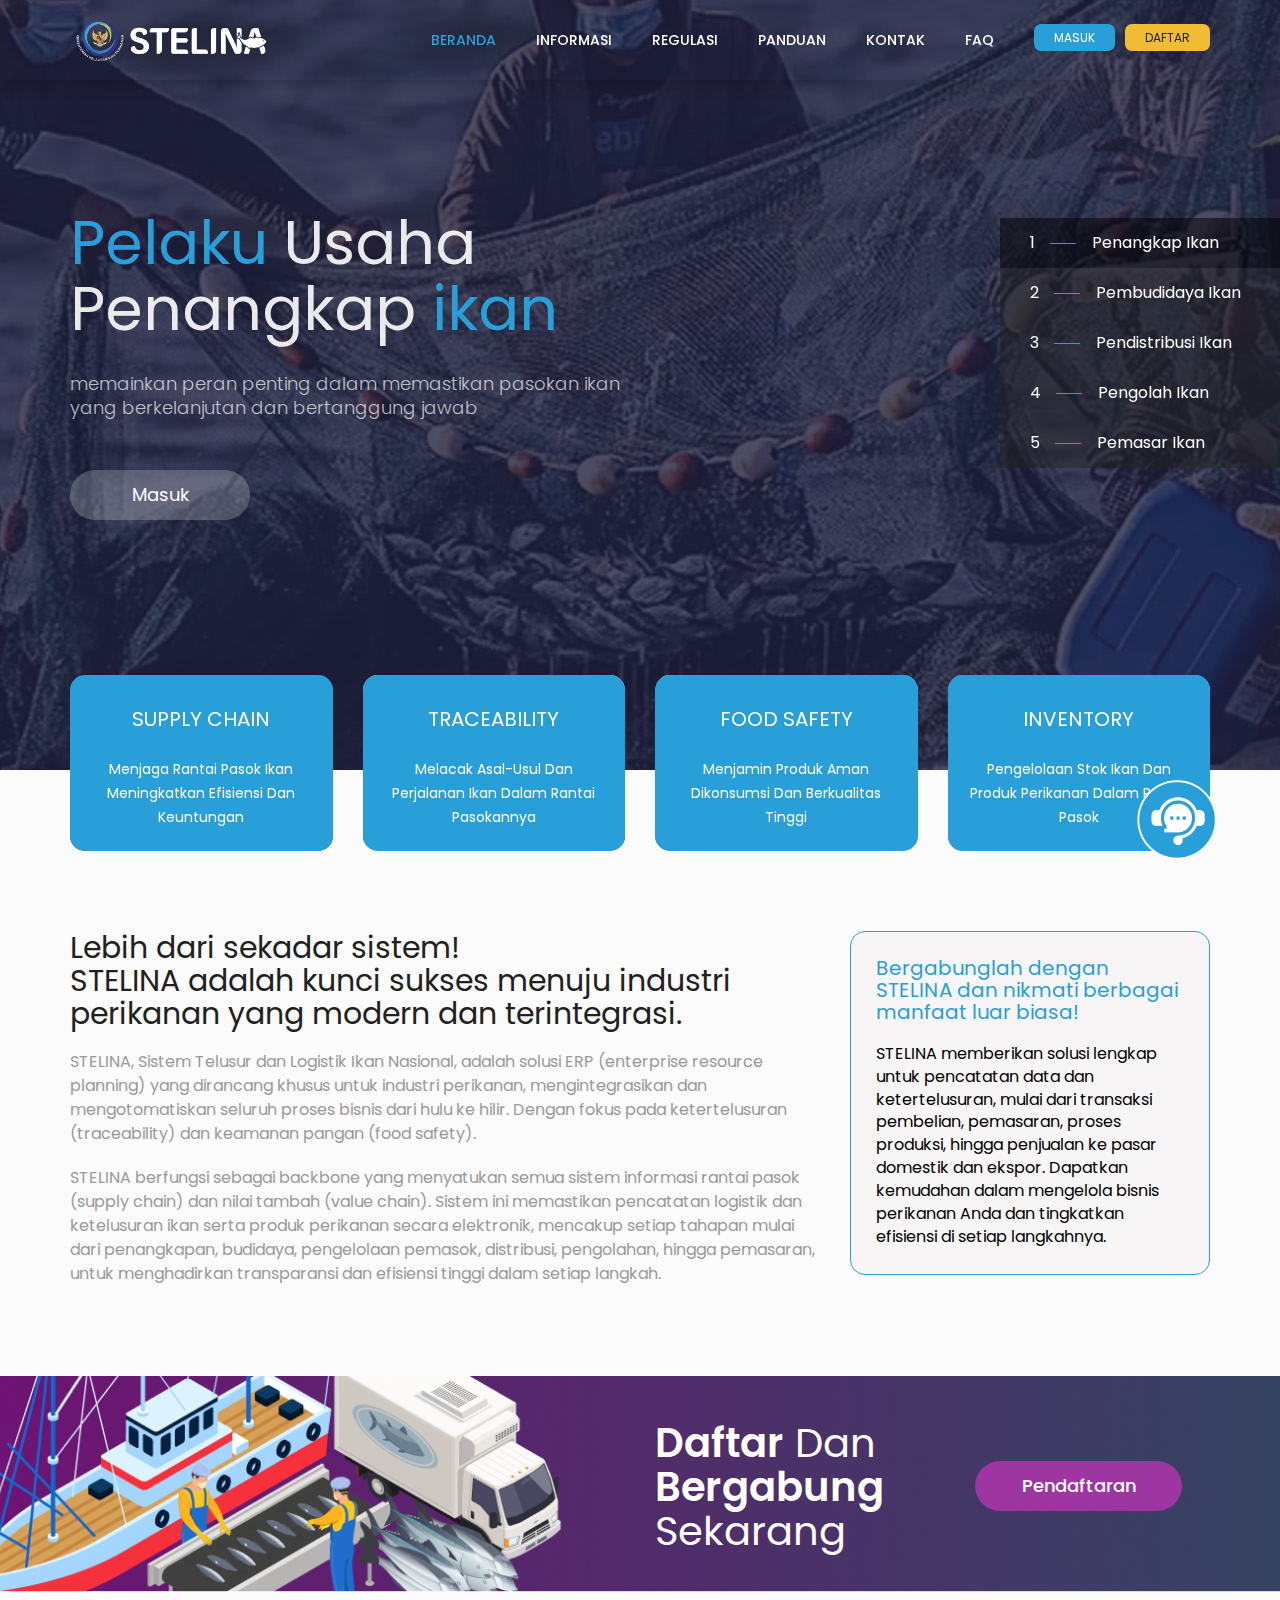
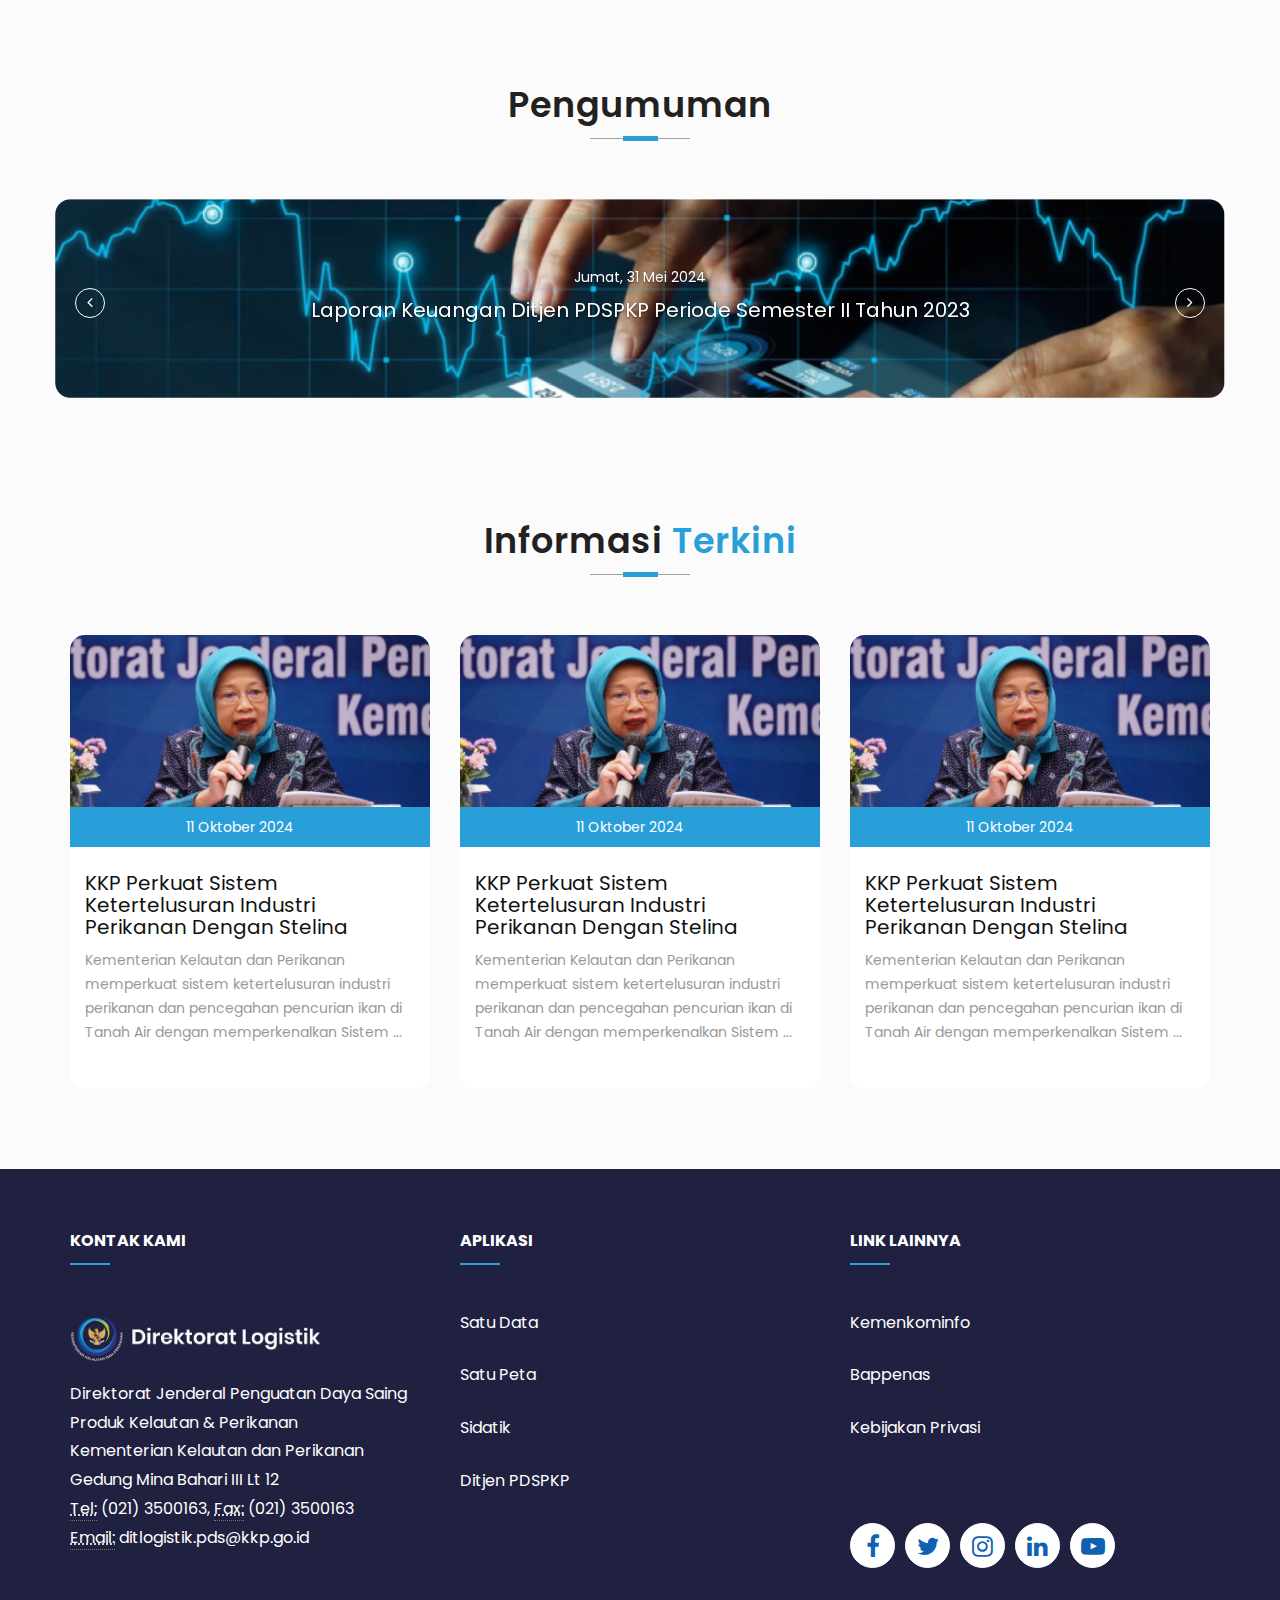
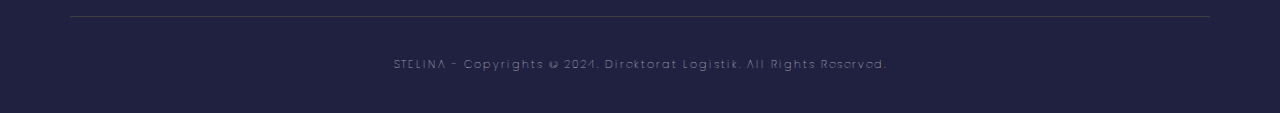
<file: index.html>
<!DOCTYPE html>
<html lang="en">

<head>
    <meta charset="utf-8">
    <meta name="viewport" content="width=device-width, initial-scale=1, shrink-to-fit=no">
    <meta name="description" content="">
    <meta name="author" content="">
    <title>STELINA - KKP</title>
    <!-- Bootstrap core CSS -->
    <link href="assets/css/bootstrap.min.css" rel="stylesheet">
    <!-- Custom styles for this template -->
    <!-- Place favicon.ico in the root directory -->
    <link rel="icon" type="image/png" sizes="16x16" href="assets/images/favicon.png">
    <!-- Font-Awesome -->
    <link rel="stylesheet" href="assets/css/animate.css">
    <link rel="stylesheet" href="assets/css/font-awesome.min.css">
    <!-- Web Fonts -->
    <link href="assets/css/fonts.css" rel="stylesheet">
    <!-- Owl Carousel -->
    <link href="assets/css/owl.theme.default.css" rel="stylesheet">
    <link href="assets/css/owl.carousel.css" rel="stylesheet">
    <!-- Animation Css -->
    <link href="assets/css/animate.css" rel="stylesheet">
    <!-- Magnific Popup Css -->
    <link rel="stylesheet" href="assets/css/magnific-popup.css">
    <!-- Style Css -->
    <link href="assets/css/style.css" rel="stylesheet">
</head>

<body>
    
    <!-- Preloader -->
    <div id="preloader">
        <div id="status">
            <div class="status-mes"></div>
        </div>
    </div>

    <!-- header Start -->
    <header>
        <div class="main_menu_wrapper">
            <nav class="navbar navbar-default">

                <div class="container">
                    <!-- Brand and toggle get grouped for better mobile display -->

                    <div class="navbar-header">
                        <button onclick="location.href='login.html'" class="btn btn-login navbar-toggle log-pos" type="submit">Masuk</button>
                        <button onclick="location.href='register.html'" class="btn btn-daftar navbar-toggle reg-pos" type="submit">Daftar</button>
                        <button type="button" class="navbar-toggle collapsed" aria-expanded="false">
                            <span class="sr-only">Toggle navigation</span>
                            <span class="icon-bar"></span>
                            <span class="icon-bar"></span>
                            <span class="icon-bar"></span>
                        </button>
                        <a class="navbar-brand" href="index.html"><img src="assets/images/s-logo-dark.png" alt=""></a>
                    </div>
                    <!-- Collect the nav links, forms, and other content for toggling -->

                    <div class="collapse navbar-collapse">
                        <ul class="nav navbar-nav navbar-right main-nav">
                            <li class="active"><a href="index.html">Beranda</a></li>
                            <li><a href="informasi-tentang.html">Informasi </a></li>
                            <li><a href="regulasi.html">Regulasi</a></li>
                            <li><a href="panduan.html">Panduan</a></li>
                            <li><a href="kontak.html">Kontak</a></li>
                            <li><a href="faq.html">FAQ</a></li>
                            <li><button onclick="location.href='login.html'" class="btn btn-login" type="submit">Masuk</button></li>
                            <li><button onclick="location.href='register.html'" class="btn btn-daftar" type="submit">Daftar</button></li>
                        </ul>
                    </div>
                    <!-- /.navbar-collapse -->
                </div>
                <!-- /.container -->

            </nav>
        </div>
        <!-- .site-nav -->
        <div class="mobail_menu_main visible-xs">
            <div id="sidebar">
                <h1>Menu</h1>
                <div id="toggle_close">&times;</div>
                <div id='cssmenu'>
                    <ul>
                        <li class="active"><a href="index.html">Beranda</a></li>
                            <li><a href="informasi-tentang.html">Informasi </a></li>
                            <li><a href="regulasi.html">Regulasi</a></li>
                            <li><a href="panduan.html">Panduan</a></li>
                            <li><a href="kontak.html">Kontak</a></li>
                            <li><a href="faq.html">FAQ</a></li>
                    </ul>
                </div>
            </div>
        </div>
    </header>
    <!-- header end -->
    <!--Slider area start here-->
    <section class="slider-area">
        <div id="carousel-example-generic" class="carousel slide" data-ride="carousel">
            <div class="carousel-inner" role="listbox">

                <div class="item active">
                    <div class="carousel-captions caption-1">
                        <div class="container">
                            <div class="row">
                                <div class="col-lg-12 col-md-12 col-sm-12 col-xs-12">
                                    <div class="content">
                                        <h2 class="animated lightSpeedIn"><span>Pelaku</span> Usaha<br> Penangkap <span>ikan</span></h2>
                                        <p class="animated slideInLeft">memainkan peran penting dalam memastikan pasokan ikan
                                            <br>yang berkelanjutan dan bertanggung jawab</p>
                                        <a href="register.html" class="btn1 animated zoomInUp"><span>Masuk</span></a>
                                        <div class="clear"></div>
                                    </div>
                                </div>
                            </div>
                        </div>
                    </div>
                </div>
                <div class="item">
                    <div class=" carousel-captions caption-2">
                        <div class="container">
                            <div class="row">
                                <div class="col-lg-12 col-md-12 col-sm-12 col-xs-12">
                                    <div class="content">
                                        <h2 class="animated lightSpeedIn"><span>Pelaku</span> Usaha<br> Pembudidaya <span>ikan</span></h2>
                                        <p class="animated slideInLeft">memenuhi kebutuhan dan permintaan ikan
                                            <br>serta produk perikanan secara berkelanjutan</p>
                                        <a href="register.html" class="btn1 animated zoomInUp"><span>Masuk</span></a>
                                        <div class="clear"></div>
                                    </div>
                                </div>
                            </div>
                        </div>
                    </div>
                </div>
                <div class="item">
                    <div class="carousel-captions caption-3">
                        <div class="container">
                            <div class="row">
                                <div class="col-lg-12 col-md-12 col-sm-12 col-xs-12">
                                    <div class="content">
                                        <h2 class="animated lightSpeedIn"><span>Pelaku</span> Usaha<br> Pendistribusi <span>ikan</span></h2>
                                        <p class="animated slideInLeft">Mendistribusikan ikan segar atau olahan dari
                                            <br>pembudidaya dan penangkap ikan ke berbagai tujuan</p>
                                        <a href="register.html" class="btn1 animated zoomInUp"><span>Masuk</span></a>
                                        <div class="clear"></div>
                                    </div>
                                </div>
                            </div>
                        </div>
                    </div>
                </div>
                <div class="item">
                    <div class="carousel-captions caption-4">
                        <div class="container">
                            <div class="row">
                                <div class="col-lg-12 col-md-12 col-sm-12 col-xs-12">
                                    <div class="content">
                                        <h2 class="animated lightSpeedIn"><span>Pelaku</span> Usaha<br> Pengolah <span>ikan</span></h2>
                                        <p class="animated slideInLeft">memastikan pasokan produk ikan berkualitas
                                            <br>menjaga keberlanjutan industri perikanan</p>
                                        <a href="register.html" class="btn1 animated zoomInUp"><span>Masuk</span></a>
                                        <div class="clear"></div>
                                    </div>
                                </div>
                            </div>
                        </div>
                    </div>
                </div>
                <div class="item">
                    <div class=" carousel-captions caption-5">
                        <div class="container">
                            <div class="row">
                                <div class="col-lg-12 col-md-12 col-sm-12 col-xs-12">
                                    <div class="content">
                                        <h2 class="animated lightSpeedIn"><span>Pelaku</span> Usaha<br> Pemasar <span>ikan</span></h2>
                                        <p class="animated slideInLeft">memastikan produk perikanan dapat diakses 
                                            <br>konsumen dengan kualitas terbaik</p>
                                        <a href="register.html" class="btn1 animated zoomInUp"><span>Masuk</span></a>
                                        <div class="clear"></div>
                                    </div>
                                </div>
                            </div>
                        </div>
                    </div>
                </div>

                <ol class="carousel-indicators">
                    <li data-target="#carousel-example-generic" data-slide-to="0" class="active"><span class="number">1</span><span class="con">Penangkap Ikan</span></li>
                    <li data-target="#carousel-example-generic" data-slide-to="1" class=""><span class="number">2</span><span class="con">Pembudidaya Ikan</span></li>
                    <li data-target="#carousel-example-generic" data-slide-to="2" class=""><span class="number">3</span><span class="con">Pendistribusi Ikan</span></li>
                    <li data-target="#carousel-example-generic" data-slide-to="3" class=""><span class="number">4</span><span class="con">Pengolah Ikan</span></li>
                    <li data-target="#carousel-example-generic" data-slide-to="4" class=""><span class="number">5</span><span class="con">Pemasar Ikan</span></li>
                </ol>
            </div>
        </div>
    </section>
    <!--Slider area end here-->
    <!-- Features Section Start -->
    <div class="features-sec">
        <div class="container">
            <div class="row">

                <div class="col-md-3 col-sm-12  wow  bounceInUp animated" data-wow-duration="1.3s" style="visibility: visible; animation-duration: 1.3s; animation-name: bounceInUp;">
                    <div class="features-col col-default-mb30 ">
                        <div class="features-img">
                            <img src="assets/images/counter-images/fitur1.jpg" alt="features-img" class="img-responsive">
                            <div class="features-title">
                                <h3>SUPPLY CHAIN</h3>
                                <p>Menjaga rantai pasok ikan meningkatkan efisiensi dan keuntungan</p>
                            </div>
                            <div class="features-content">
                                <p>Memastikan produk sampai ke konsumen tetap berkualitas tinggi dan aman untuk dikonsumsi.</p>
                            </div>
                        </div>
                    </div>
                </div>
                <div class="col-md-3 col-sm-12  wow  bounceInUp animated" data-wow-duration="1.6s" style="visibility: visible; animation-duration: 1.6s; animation-name: bounceInUp;">
                    <div class="features-col col-default-mb30">
                        <div class="features-img">
                            <img src="assets/images/counter-images/fitur2.jpg" alt="features-img" class="img-responsive">
                            <div class="features-title">
                                <h3>Traceability</h3>
                                <p>Melacak asal-usul dan perjalanan ikan dalam rantai pasokannya</p>
                            </div>
                            <div class="features-content">
                                <p>Memastikan produk berasal dari sumber yang aman dan bertanggung jawab</p>
                            </div>
                        </div>
                    </div>
                </div>
                <div class="col-md-3 col-sm-12  wow  bounceInUp animated" data-wow-duration="1.9s" style="visibility: visible; animation-duration: 1.9s; animation-name: bounceInUp;">
                    <div class="features-col col-default-mb30">
                        <div class="features-img">
                            <img src="assets/images/counter-images/fitur3.jpg" alt="features-img" class="img-responsive">
                            <div class="features-title">
                                <h3>Food Safety</h3>
                                <p>menjamin produk aman dikonsumsi dan berkualitas tinggi</p>
                            </div>
                            <div class="features-content">
                                <p>memastikan bahwa ikan dan produk perikanan aman untuk dikonsumsi manusia</p>
                            </div>
                        </div>
                    </div>
                </div>
                <div class="col-md-3 col-sm-12  wow  bounceInUp animated" data-wow-duration="1.9s" style="visibility: visible; animation-duration: 1.9s; animation-name: bounceInUp;">
                    <div class="features-col col-default-mb30">
                        <div class="features-img">
                            <img src="assets/images/counter-images/fitur4.jpg" alt="features-img" class="img-responsive">
                            <div class="features-title">
                                <h3>inventory</h3>
                                <p>pengelolaan stok ikan dan produk perikanan dalam rantai pasok</p>
                            </div>
                            <div class="features-content">
                                <p>menjaga kualitas, kesegaran, dan ketersediaan produk</p>
                            </div>
                        </div>
                    </div>
                </div>
            </div>

        </div>
    </div>
    <!-- feature section end-->
	
    <!-- about us section end -->
    <div class="about_our_agency_secion">
		<div class="container">
            <div class="row">
				<div class="col-lg-12 col-md-12 col-xs-12 col-sm-12">
					<div class="row">
						<div class="col-lg-8 col-md-6 col-xs-12 col-sm-12">
							<div class="video_wrapper_content">
                                <h1>Lebih dari sekadar sistem!<br>
                                    STELINA adalah kunci sukses menuju industri perikanan yang modern dan terintegrasi.</h1>
                                <p>STELINA, Sistem Telusur dan Logistik Ikan Nasional, adalah solusi ERP (enterprise resource planning) yang dirancang khusus untuk industri perikanan, mengintegrasikan dan mengotomatiskan seluruh proses bisnis dari hulu ke hilir. Dengan fokus pada ketertelusuran (traceability) dan keamanan pangan (food safety).</p>
                                <p>STELINA berfungsi sebagai backbone yang menyatukan semua sistem informasi rantai pasok (supply chain) dan nilai tambah (value chain). Sistem ini memastikan pencatatan logistik dan ketelusuran ikan serta produk perikanan secara elektronik, mencakup setiap tahapan mulai dari penangkapan, budidaya, pengelolaan pemasok, distribusi, pengolahan, hingga pemasaran, untuk menghadirkan transparansi dan efisiensi tinggi dalam setiap langkah.</p>
                            </div>
						</div>
						<div class="col-lg-4 col-md-6 col-sm-12 col-xs-12">
							<div class="video_wrapper_content">
                                <div class="box-cta1">
                                    <h2>Bergabunglah dengan STELINA dan nikmati berbagai manfaat luar biasa!</h2>
                                    <span>STELINA memberikan solusi lengkap untuk pencatatan data dan ketertelusuran, mulai dari transaksi pembelian, pemasaran, proses produksi, hingga penjualan ke pasar domestik dan ekspor. Dapatkan kemudahan dalam mengelola bisnis perikanan Anda dan tingkatkan efisiensi di setiap langkahnya.</span>
                                </div>
							</div>
						</div>
					</div>
				</div>
                
            </div>
        </div>
    </div>
    <!--about us section end-->


    <!-- DREAMS AREA -->
    <div class="dreams-area">
        <div class="container">
            <div class="row">
                <div class="col-md-3 col-md-offset-6">
                    <div class="dreams-title">
                        <h2>
                        <span>Daftar</span> dan <span><br>Bergabung </span> sekarang</h2>
                    </div>
                </div>
                <!-- // END COL MD 10 -->
                <div class="col-md-3 text-center portfolio-btn drem_btn">
                    <a href="register.html" class="btn">Pendaftaran</a>
                </div>
                <!-- // END COL MD 2 -->
            </div>
            <!-- // END ROW-->
        </div>
        <!-- // END CONTAINER -->
    </div>
    <!-- // END DREAMS AREA -->


    <!--announcement-->

    <div id="blog" class="blog-sec">
        <div class="container">
            <div class="row">
                <!-- section_heading start -->
                <div class="col-md-6 col-md-offset-3 col-sm-8 col-sm-offset-2">
                    <div class="text-center">
                        <div class="section_heading">
                            <h2>Pengumuman</h2>
                            <div class="title-bdr">
                                <div class="title-bdr-inside"></div>
                            </div>
                        </div>
                    </div>
                </div>
                <!-- section_heading end -->
            </div>
            <div class="row">
                <div class="post-thumbnail">
                    <div id="blog_section_slider" class="carousel slide" data-ride="carousel">
    
                        <!-- Wrapper for slides -->
                        <div class="carousel-inner" role="listbox">
                            <div class="item active">
                                <img src="assets/images/slider/penumuman1.jpg" alt="Image">
                                <div class="carousel-caption">
                                    <p class="text-white">Jumat, 31 Mei 2024</p>
                                    <h3 class="text-white">Laporan Keuangan Ditjen PDSPKP Periode Semester II Tahun 2023</h3>
                                </div>
                            </div>
                            <div class="item">
                                <img src="assets/images/slider/penumuman1.jpg" alt="Image">
                                <div class="carousel-caption">
                                    <p class="text-white">Jumat, 31 Mei 2024</p>
                                    <h3 class="text-white">Laporan Keuangan Ditjen PDSPKP Periode Semester II Tahun 2023</h3>
                                </div>
                            </div>
                            <div class="item">
                                <img src="assets/images/slider/penumuman1.jpg" alt="Image">
                                <div class="carousel-caption">
                                    <p class="text-white">Jumat, 31 Mei 2024</p>
                                    <h3 class="text-white">Laporan Keuangan Ditjen PDSPKP Periode Semester II Tahun 2023</h3>
                                </div>
                            </div>
                        </div>
    
    
                        <!-- Controls -->
                        <a class="left carousel-control" href="#blog_section_slider" role="button" data-slide="prev">
                                <span class="fa fa-angle-left" aria-hidden="true"></span>
                                <span class="sr-only">Previous</span>
                            </a>
                        <a class="right carousel-control" href="#blog_section_slider" role="button" data-slide="next">
                                <span class="fa fa-angle-right" aria-hidden="true"></span>
                                <span class="sr-only">Next</span>
                            </a>
                    </div>
                    <!-- /#blog_section_slider -->
                </div>
            </div>
        </div>
    </div>
    <!--announcement end-->

    <!-- Blog Section -->
    <div id="blog" class="blog-sec">
        <div class="container">
            <div class="row">
                <!-- section_heading start -->
                <div class="col-md-6 col-md-offset-3 col-sm-8 col-sm-offset-2">
                    <div class="text-center">
                        <div class="section_heading">
                            <h2>Informasi <span> Terkini</span></h2>
                            <div class="title-bdr">
                                <div class="title-bdr-inside"></div>
                            </div>
                        </div>
                    </div>
                </div>
                <!-- section_heading end -->
            </div>
            <div class="row">

                <div class="col-md-4 col-sm-6">
                    <div class="blog-box">
                        <div class="blog-img">
                            <img src="assets/images/blog/blog-1.jpg" alt="img" class="img-responsive">
                            <div class="blog-date">
                                <ul>
                                    <li>11 Oktober 2024</li>
                                </ul>
                            </div>
                        </div>
                        <div class="blog-content">
                            <h4><a href="#">KKP perkuat sistem ketertelusuran industri perikanan dengan Stelina</a></h4>
                            <p>Kementerian Kelautan dan Perikanan memperkuat sistem ketertelusuran industri perikanan dan pencegahan pencurian ikan di Tanah Air dengan memperkenalkan Sistem ...</p>
                        </div>
                    </div>
                </div>
                
                <div class="col-md-4 col-sm-6">
                    <div class="blog-box">
                        <div class="blog-img">
                            <img src="assets/images/blog/blog-1.jpg" alt="img" class="img-responsive">
                            <div class="blog-date">
                                <ul>
                                    <li>11 Oktober 2024</li>
                                </ul>
                            </div>
                        </div>
                        <div class="blog-content">
                            <h4><a href="#">KKP perkuat sistem ketertelusuran industri perikanan dengan Stelina</a></h4>
                            <p>Kementerian Kelautan dan Perikanan memperkuat sistem ketertelusuran industri perikanan dan pencegahan pencurian ikan di Tanah Air dengan memperkenalkan Sistem ...</p>
                        </div>
                    </div>
                </div>

                <div class="col-md-4 col-sm-6">
                    <div class="blog-box">
                        <div class="blog-img">
                            <img src="assets/images/blog/blog-1.jpg" alt="img" class="img-responsive">
                            <div class="blog-date">
                                <ul>
                                    <li>11 Oktober 2024</li>
                                </ul>
                            </div>
                        </div>
                        <div class="blog-content">
                            <h4><a href="#">KKP perkuat sistem ketertelusuran industri perikanan dengan Stelina</a></h4>
                            <p>Kementerian Kelautan dan Perikanan memperkuat sistem ketertelusuran industri perikanan dan pencegahan pencurian ikan di Tanah Air dengan memperkenalkan Sistem ...</p>
                        </div>
                    </div>
                </div>

            </div>
        </div>
    </div>
    <!-- blog section end -->

    <!--livechat-->

    <a href="#" class="chat-open"><img src="assets/images/liveChart-icon.png" class="livechat-icon"></a>

    <div id="live-chat">
		
		<header class="clearfix">
			
			<a href="#" class="chat-close">x</a>

			<h4 class="text-white">Admin Stelina</h4>

		</header>

		<div class="chat">
			
			<div class="chat-history">
				
				<div class="chat-message clearfix">
					
					<img src="assets/images/user.png" alt="" width="32" height="32">

					<div class="chat-message-content clearfix">
						
						<span class="chat-time">13:35</span>

						<h5>User</h5>

						<p>Halo</p>

					</div> <!-- end chat-message-content -->

				</div> <!-- end chat-message -->

				<hr>

				<div class="chat-message clearfix">
					
					<img src="assets/images/favicon.png" alt="" width="32" height="32">

					<div class="chat-message-content clearfix">
						
						<span class="chat-time">13:37</span>

						<h5>Admin Stelina</h5>

						<p>Selamat Siang ada yang dapat kami bantu</p>

					</div> <!-- end chat-message-content -->

				</div> <!-- end chat-message -->

				<hr>

				<div class="chat-message clearfix">
					
					<img src="assets/images/user.png" alt="" width="32" height="32">

					<div class="chat-message-content clearfix">
						
						<span class="chat-time">13:38</span>

						<h5>User</h5>

						<p>Anu, saya mau bertanya soal itu kira2 bisa dibantu tentang peraturan tentang ini </p>

					</div> <!-- end chat-message-content -->

				</div> <!-- end chat-message -->

				<hr>

			</div> <!-- end chat-history -->

			<form action="#" method="post">

				<fieldset>
					
					<input type="text" placeholder="Ketik Chat disini ..." autofocus>
					<input type="hidden">

				</fieldset>

			</form>

		</div> <!-- end chat -->

	</div>

    <!--livechat-->

    <!--footer section start --> 
    <div class="footer_wrapper">
        <div class="container">
            <div class="section2_wrapper">
                <div class="row">
                    <div class="col-lg-4 col-md-4 col-xs-12 col-sm-6">
                        <div class="widget_5">
                            <h4>Kontak Kami</h4>

                            <div>
                                <img src="assets/images/direktorat.png" style="width: 250px; margin-bottom: 15px;">
                            </div>
                            <address>   
                                Direktorat Jenderal Penguatan Daya Saing Produk Kelautan & Perikanan<br>
                                Kementerian Kelautan dan Perikanan<br>
                                Gedung Mina Bahari III Lt 12<br>
                                <abbr title="Phone">Tel:</abbr> (021) 3500163, <abbr title="Fax">Fax:</abbr> (021) 3500163<br>
                                <abbr title="Email">Email:</abbr> <a href="mailto:ditlogistik.pds@kkp.go.id">ditlogistik.pds@kkp.go.id</a>
                              </address>
                        </div>
                    </div>
                    <div class="col-lg-4 col-md-4 col-xs-12 col-sm-6">
                        <div class="widget_6">
                            <h4>Aplikasi</h4>
                            <ul>
                                <li><a href="https://satudata.kkp.go.id/" target="_blank">Satu Data</a>
                                </li>
                                <li><a href="#" target="_blank">Satu Peta</a>
                                </li>
                                <li><a href="#" target="_blank">Sidatik</a>
                                </li>
                                <li><a href="https://kkp.go.id/djpdspkp" target="_blank">Ditjen PDSPKP</a>
                                </li>
                            </ul>
                        </div>
                    </div>
                    <div class="col-lg-4 col-md-4 col-xs-12 col-sm-6">
                        <div class="widget_7">
                            <h4>Link Lainnya</h4>
                            <ul>
                                <li><a href="#">Kemenkominfo</a>
                                </li>
                                <li><a href="#">Bappenas</a>
                                </li>
                                <li><a href="#">Kebijakan Privasi</a>
                                </li>
                                <li>&nbsp;
                                </li>
                            </ul>
                        </div>
                        <div>
                            <ul class="social_icons">
                                <li><a href="#"><i class="fa fa-facebook"></i></a>
                                </li>
                                <li><a href="#"><i class="fa fa-twitter"></i></a>
                                </li>
                                <li> <a href="#"><i class="fa fa-instagram" aria-hidden="true"></i> </a> 
                                </li>
                                <li><a href="#"><i class="fa fa-linkedin"></i></a>
                                </li>
                                <li><a href="#"><i class="fa fa-youtube-play"></i></a>
                                </li>
                            </ul>
                        </div>
                    </div>
                </div>
            </div>
        </div>
        <div class="section2_bottom">
            <div class="container">
                <div class="row">
                    <div class="col-lg-12 text-center copyright-text">
                        STELINA - Copyrights © 2024. Direktorat Logistik. All Rights Reserved.
                    </div>
                </div>
            </div>
        </div>
    </div>
    <div class="close_wrapper">
    </div>

    <!--footer section end-->

    <!-- Bootstrap core JavaScript
         ================================================== -->
    <!-- Placed at the end of the document so the pages load faster -->

    <!-- Bootstrap js -->
    <script src="assets/js/jquery.min.js"></script>
    <script src="assets/js/bootstrap.min.js"></script>
    <script src="assets/js/wow.min.js"></script>
    <!-- Owl Carousel js -->
    <script src="assets/js/owl.carousel.js"></script>
    <!-- Magnific Popup js -->
    <script src="assets/js/jquery.magnific-popup.js"></script>
    <!-- Portfolio Filter js -->
    <script src="assets/js/jquery.shuffle.min.js"></script>
    <script src="assets/js/jquery.inview.min.js"></script>
    <!-- Counter js -->
    <script src="assets/js/jquery.easypiechart.min.js"></script>
    <!-- Custom js -->
    <script src="assets/js/custom.js"></script>

</body>

</html>
</file>
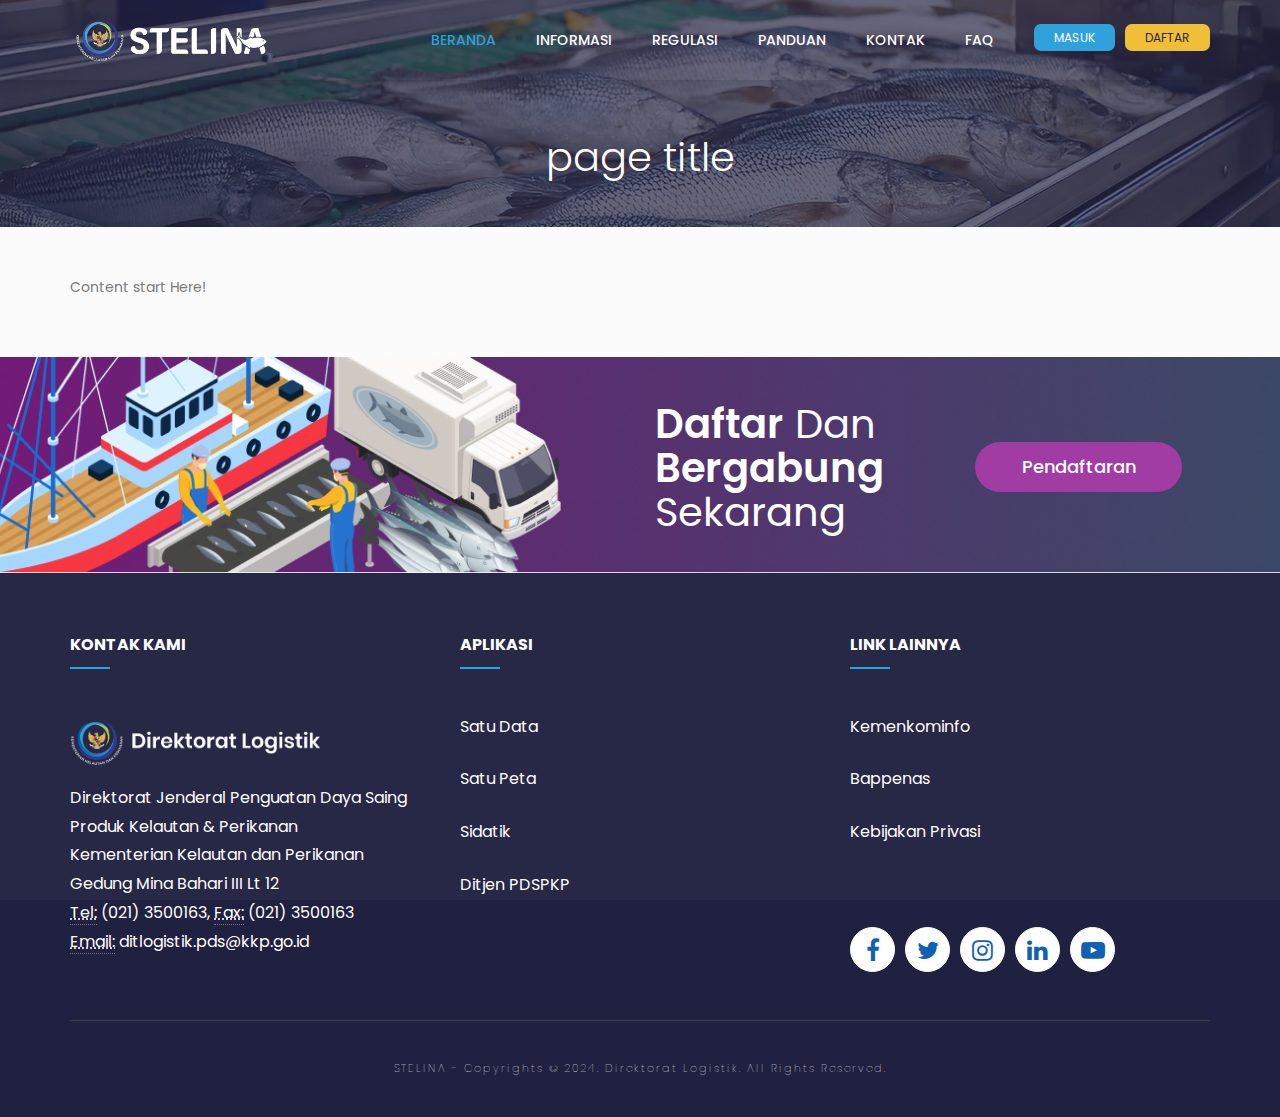
<file: blank.html>
<!DOCTYPE html>
<html lang="en">

<head>
    <meta charset="utf-8">
    <meta name="viewport" content="width=device-width, initial-scale=1, shrink-to-fit=no">
    <meta name="description" content="">
    <meta name="author" content="">
    <title>STELINA - KKP</title>
    <!-- Bootstrap core CSS -->
    <link href="assets/css/bootstrap.min.css" rel="stylesheet">
    <!-- Custom styles for this template -->
    <!-- Place favicon.ico in the root directory -->
    <link rel="icon" type="image/png" sizes="16x16" href="assets/images/favicon.png">
    <!-- Font-Awesome -->
    <link rel="stylesheet" href="assets/css/animate.css">
    <link rel="stylesheet" href="assets/css/font-awesome.min.css">
    <!-- Web Fonts -->
    <link href="assets/css/fonts.css" rel="stylesheet">
    <!-- Owl Carousel -->
    <link href="assets/css/owl.theme.default.css" rel="stylesheet">
    <link href="assets/css/owl.carousel.css" rel="stylesheet">
    <!-- Animation Css -->
    <link href="assets/css/animate.css" rel="stylesheet">
    <!-- Magnific Popup Css -->
    <link rel="stylesheet" href="assets/css/magnific-popup.css">
    <!-- Style Css -->
    <link href="assets/css/style.css" rel="stylesheet">
</head>

<body>
    
    <!-- Preloader -->
    <div id="preloader">
        <div id="status">
            <div class="status-mes"></div>
        </div>
    </div>

    <!-- header Start -->
    <header>
        <div class="main_menu_wrapper">
            <nav class="navbar navbar-default">

                <div class="container">
                    <!-- Brand and toggle get grouped for better mobile display -->

                    <div class="navbar-header">
                        <button onclick="location.href='login.html'" class="btn btn-login navbar-toggle log-pos" type="submit">Masuk</button>
                        <button onclick="location.href='register.html'" class="btn btn-daftar navbar-toggle reg-pos" type="submit">Daftar</button>
                        <button type="button" class="navbar-toggle collapsed" aria-expanded="false">
                            <span class="sr-only">Toggle navigation</span>
                            <span class="icon-bar"></span>
                            <span class="icon-bar"></span>
                            <span class="icon-bar"></span>
                        </button>
                        <a class="navbar-brand" href="index.html"><img src="assets/images/s-logo-dark.png" alt=""></a>
                    </div>
                    <!-- Collect the nav links, forms, and other content for toggling -->

                    <div class="collapse navbar-collapse">
                        <ul class="nav navbar-nav navbar-right main-nav">
                            <li class="active"><a href="index.html">Beranda</a></li>
                            <li><a href="informasi-tentang.html">Informasi </a></li>
                            <li><a href="regulasi.html">Regulasi</a></li>
                            <li><a href="panduan.html">Panduan</a></li>
                            <li><a href="kontak.html">Kontak</a></li>
                            <li><a href="faq.html">FAQ</a></li>
                            <li><button onclick="location.href='login.html'" class="btn btn-login" type="submit">Masuk</button></li>
                            <li><button onclick="location.href='register.html'" class="btn btn-daftar" type="submit">Daftar</button></li>
                        </ul>
                    </div>
                    <!-- /.navbar-collapse -->
                </div>
                <!-- /.container -->

            </nav>
        </div>
        <!-- .site-nav -->
        <div class="mobail_menu_main visible-xs">
            <div id="sidebar">
                <h1>Menu</h1>
                <div id="toggle_close">&times;</div>
                <div id='cssmenu'>
                    <ul>
                        <li class="active"><a href="index.html">Beranda</a></li>
                            <li><a href="informasi-tentang.html">Informasi </a></li>
                            <li><a href="regulasi.html">Regulasi</a></li>
                            <li><a href="panduan.html">Panduan</a></li>
                            <li><a href="kontak.html">Kontak</a></li>
                            <li><a href="faq.html">FAQ</a></li>
                    </ul>
                </div>
            </div>
        </div>
    </header>
    <!-- header end -->
    <!-- page_title_section start -->
    <div class="page_title_section">
        <div class="page_title_overlay"></div>
        <div class="page_header">
            <div class="container">
                <div class="row">
                    <!-- section_heading start -->
                    <div class="col-lg-12 col-md-12 col-xs-12 col-sm-12">
                        <h1>page title</h1>
                    </div>
                </div>
            </div>
        </div>
    </div>
    <!-- page_title_section end -->


    <!--start content-->
    <div class="main-wrapper">
        <div class="container">
            <div class="row">
                <div class="col-lg-12">
                    Content start Here!
                </div>
            </div>
        </div>
    </div>
    <!--end content-->


    <!-- DREAMS AREA -->
    <div class="dreams-area mt-0 mb-0">
        <div class="container">
            <div class="row">
                <div class="col-md-3 col-md-offset-6">
                    <div class="dreams-title">
                        <h2>
                        <span>Daftar</span> dan <span><br>Bergabung </span> sekarang</h2>
                    </div>
                </div>
                <!-- // END COL MD 10 -->
                <div class="col-md-3 text-center portfolio-btn drem_btn">
                    <a href="register.html" class="btn">Pendaftaran</a>
                </div>
                <!-- // END COL MD 2 -->
            </div>
            <!-- // END ROW-->
        </div>
        <!-- // END CONTAINER -->
    </div>
    <!-- // END DREAMS AREA -->


    <!--footer section start --> 
    <div class="footer_wrapper">
        <div class="container">
            <div class="section2_wrapper">
                <div class="row">
                    <div class="col-lg-4 col-md-4 col-xs-12 col-sm-6">
                        <div class="widget_5">
                            <h4>Kontak Kami</h4>

                            <div>
                                <img src="assets/images/direktorat.png" style="width: 250px; margin-bottom: 15px;">
                            </div>
                            <address>   
                                Direktorat Jenderal Penguatan Daya Saing Produk Kelautan & Perikanan<br>
                                Kementerian Kelautan dan Perikanan<br>
                                Gedung Mina Bahari III Lt 12<br>
                                <abbr title="Phone">Tel:</abbr> (021) 3500163, <abbr title="Fax">Fax:</abbr> (021) 3500163<br>
                                <abbr title="Email">Email:</abbr> <a href="mailto:ditlogistik.pds@kkp.go.id">ditlogistik.pds@kkp.go.id</a>
                              </address>
                        </div>
                    </div>
                    <div class="col-lg-4 col-md-4 col-xs-12 col-sm-6">
                        <div class="widget_6">
                            <h4>Aplikasi</h4>
                            <ul>
                                <li><a href="https://satudata.kkp.go.id/" target="_blank">Satu Data</a>
                                </li>
                                <li><a href="#" target="_blank">Satu Peta</a>
                                </li>
                                <li><a href="#" target="_blank">Sidatik</a>
                                </li>
                                <li><a href="https://kkp.go.id/djpdspkp" target="_blank">Ditjen PDSPKP</a>
                                </li>
                            </ul>
                        </div>
                    </div>
                    <div class="col-lg-4 col-md-4 col-xs-12 col-sm-6">
                        <div class="widget_7">
                            <h4>Link Lainnya</h4>
                            <ul>
                                <li><a href="#">Kemenkominfo</a>
                                </li>
                                <li><a href="#">Bappenas</a>
                                </li>
                                <li><a href="#">Kebijakan Privasi</a>
                                </li>
                                <li>&nbsp;
                                </li>
                            </ul>
                        </div>
                        <div>
                            <ul class="social_icons">
                                <li><a href="#"><i class="fa fa-facebook"></i></a>
                                </li>
                                <li><a href="#"><i class="fa fa-twitter"></i></a>
                                </li>
                                <li> <a href="#"><i class="fa fa-instagram" aria-hidden="true"></i> </a> 
                                </li>
                                <li><a href="#"><i class="fa fa-linkedin"></i></a>
                                </li>
                                <li><a href="#"><i class="fa fa-youtube-play"></i></a>
                                </li>
                            </ul>
                        </div>
                    </div>
                </div>
            </div>
        </div>
        <div class="section2_bottom">
            <div class="container">
                <div class="row">
                    <div class="col-lg-12 text-center copyright-text">
                        STELINA - Copyrights © 2024. Direktorat Logistik. All Rights Reserved.
                    </div>
                </div>
            </div>
        </div>
    </div>
    <div class="close_wrapper">
    </div>

    <!--footer section end-->

    <!-- Bootstrap core JavaScript
         ================================================== -->
    <!-- Placed at the end of the document so the pages load faster -->

    <!-- Bootstrap js -->
    <script src="assets/js/jquery.min.js"></script>
    <script src="assets/js/bootstrap.min.js"></script>
    <script src="assets/js/wow.min.js"></script>
    <!-- Owl Carousel js -->
    <script src="assets/js/owl.carousel.js"></script>
    <!-- Magnific Popup js -->
    <script src="assets/js/jquery.magnific-popup.js"></script>
    <!-- Portfolio Filter js -->
    <script src="assets/js/jquery.shuffle.min.js"></script>
    <script src="assets/js/jquery.inview.min.js"></script>
    <!-- Counter js -->
    <script src="assets/js/jquery.easypiechart.min.js"></script>
    <!-- Custom js -->
    <script src="assets/js/custom.js"></script>



</body>

</html>
</file>
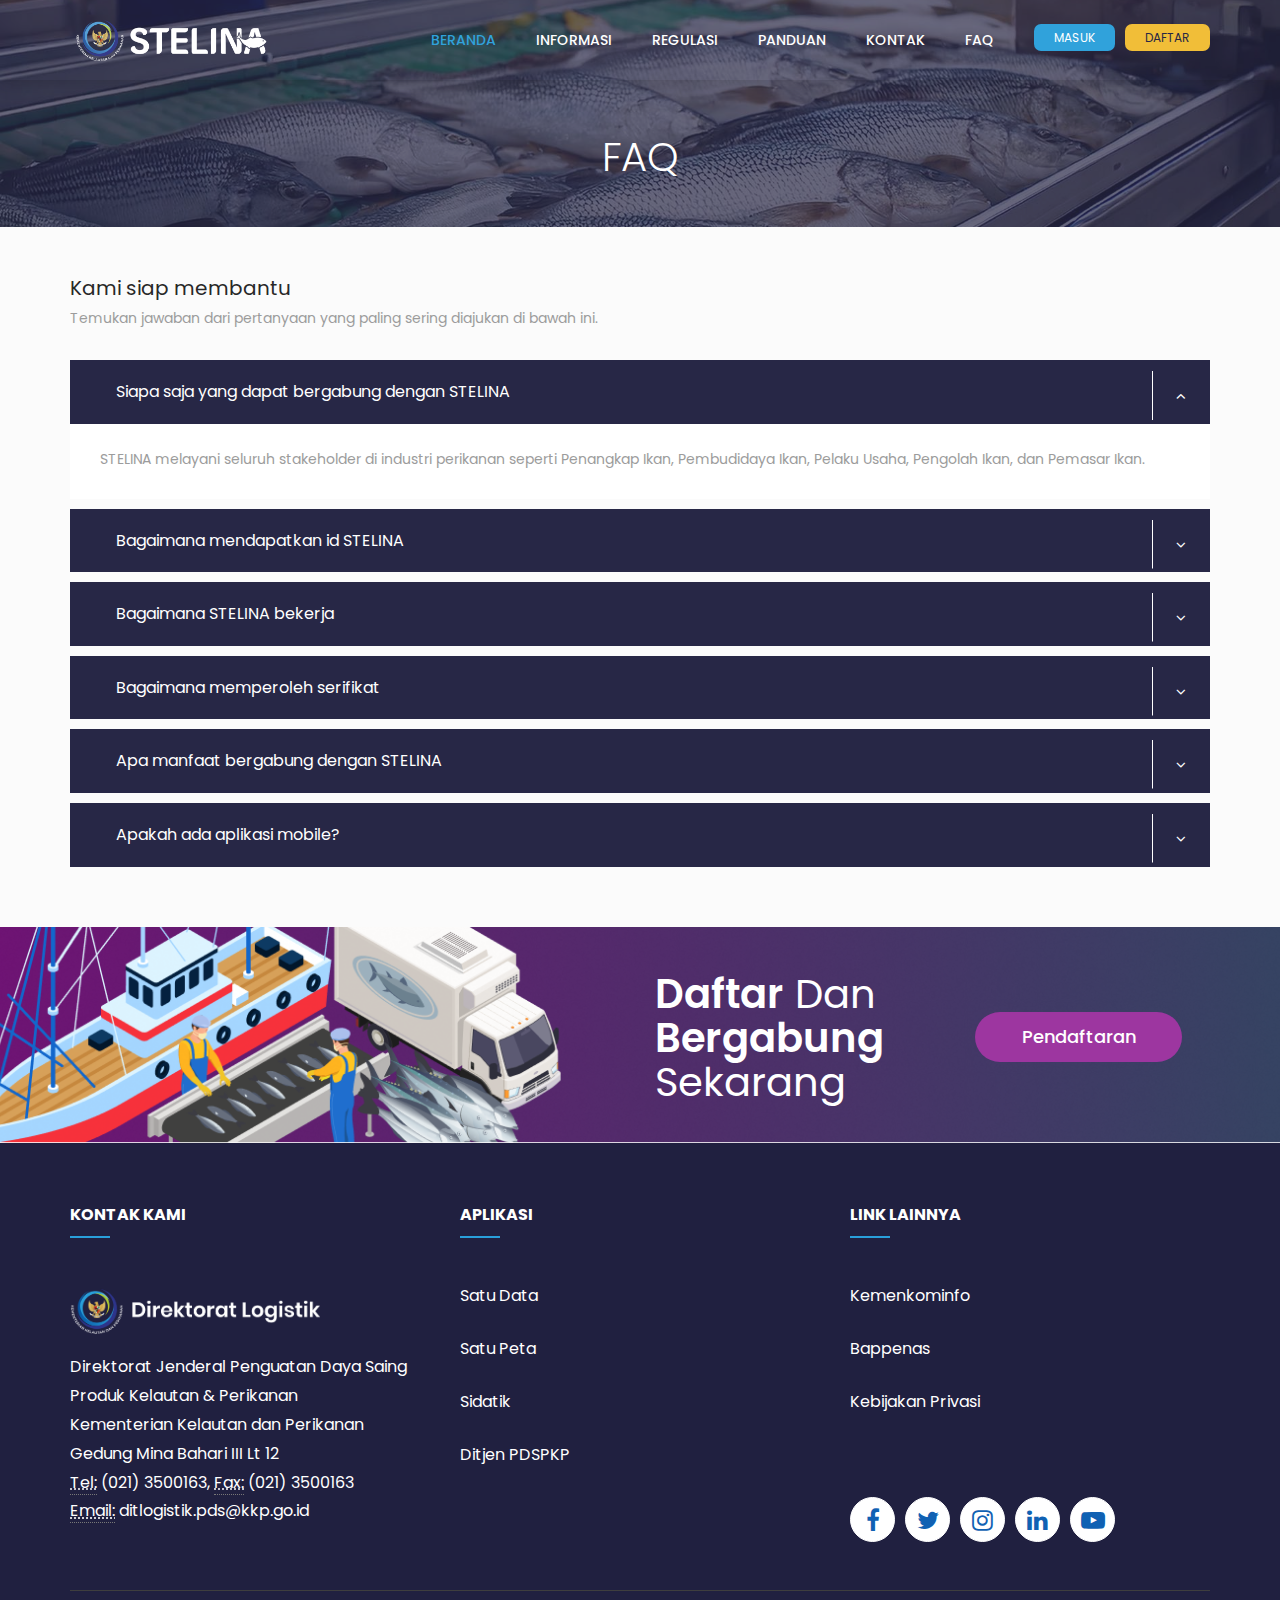
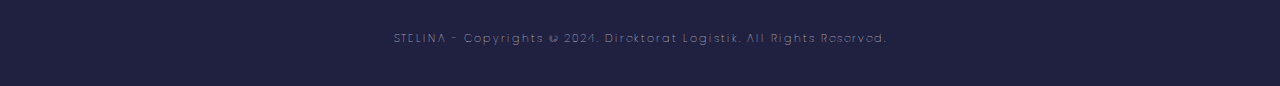
<file: faq.html>
<!DOCTYPE html>
<html lang="en">

<head>
    <meta charset="utf-8">
    <meta name="viewport" content="width=device-width, initial-scale=1, shrink-to-fit=no">
    <meta name="description" content="">
    <meta name="author" content="">
    <title>STELINA - KKP</title>
    <!-- Bootstrap core CSS -->
    <link href="assets/css/bootstrap.min.css" rel="stylesheet">
    <!-- Custom styles for this template -->
    <!-- Place favicon.ico in the root directory -->
    <link rel="icon" type="image/png" sizes="16x16" href="assets/images/favicon.png">
    <!-- Font-Awesome -->
    <link rel="stylesheet" href="assets/css/animate.css">
    <link rel="stylesheet" href="assets/css/font-awesome.min.css">
    <!-- Web Fonts -->
    <link href="assets/css/fonts.css" rel="stylesheet">
    <!-- Owl Carousel -->
    <link href="assets/css/owl.theme.default.css" rel="stylesheet">
    <link href="assets/css/owl.carousel.css" rel="stylesheet">
    <!-- Animation Css -->
    <link href="assets/css/animate.css" rel="stylesheet">
    <!-- Magnific Popup Css -->
    <link rel="stylesheet" href="assets/css/magnific-popup.css">
    <!-- Style Css -->
    <link href="assets/css/style.css" rel="stylesheet">
</head>

<body>
    
    <!-- Preloader -->
    <div id="preloader">
        <div id="status">
            <div class="status-mes"></div>
        </div>
    </div>

    <!-- header Start -->
    <header>
        <div class="main_menu_wrapper">
            <nav class="navbar navbar-default">

                <div class="container">
                    <!-- Brand and toggle get grouped for better mobile display -->

                    <div class="navbar-header">
                        <button onclick="location.href='login.html'" class="btn btn-login navbar-toggle log-pos" type="submit">Masuk</button>
                        <button onclick="location.href='register.html'" class="btn btn-daftar navbar-toggle reg-pos" type="submit">Daftar</button>
                        <button type="button" class="navbar-toggle collapsed" aria-expanded="false">
                            <span class="sr-only">Toggle navigation</span>
                            <span class="icon-bar"></span>
                            <span class="icon-bar"></span>
                            <span class="icon-bar"></span>
                        </button>
                        <a class="navbar-brand" href="index.html"><img src="assets/images/s-logo-dark.png" alt=""></a>
                    </div>
                    <!-- Collect the nav links, forms, and other content for toggling -->

                    <div class="collapse navbar-collapse">
                        <ul class="nav navbar-nav navbar-right main-nav">
                            <li class="active"><a href="index.html">Beranda</a></li>
                            <li><a href="informasi-tentang.html">Informasi </a></li>
                            <li><a href="regulasi.html">Regulasi</a></li>
                            <li><a href="panduan.html">Panduan</a></li>
                            <li><a href="kontak.html">Kontak</a></li>
                            <li><a href="faq.html">FAQ</a></li>
                            <li><button onclick="location.href='login.html'" class="btn btn-login" type="submit">Masuk</button></li>
                            <li><button onclick="location.href='register.html'" class="btn btn-daftar" type="submit">Daftar</button></li>
                        </ul>
                    </div>
                    <!-- /.navbar-collapse -->
                </div>
                <!-- /.container -->

            </nav>
        </div>
        <!-- .site-nav -->
        <div class="mobail_menu_main visible-xs">
            <div id="sidebar">
                <h1>Menu</h1>
                <div id="toggle_close">&times;</div>
                <div id='cssmenu'>
                    <ul>
                        <li class="active"><a href="index.html">Beranda</a></li>
                            <li><a href="informasi-tentang.html">Informasi </a></li>
                            <li><a href="regulasi.html">Regulasi</a></li>
                            <li><a href="panduan.html">Panduan</a></li>
                            <li><a href="kontak.html">Kontak</a></li>
                            <li><a href="faq.html">FAQ</a></li>
                    </ul>
                </div>
            </div>
        </div>
    </header>
    <!-- header end -->
    <!-- page_title_section start -->
    <div class="page_title_section">
        <div class="page_title_overlay"></div>
        <div class="page_header">
            <div class="container">
                <div class="row">
                    <!-- section_heading start -->
                    <div class="col-lg-12 col-md-12 col-xs-12 col-sm-12">
                        <h1>FAQ</h1>
                    </div>
                </div>
            </div>
        </div>
    </div>
    <!-- page_title_section end -->


    <!--start content-->
    <div class="main-wrapper">
        <div class="container">
            <div class="row">
                    <div class="col-lg-12 mb-20">
                        <h4>Kami siap membantu</h4>
                        <p>Temukan jawaban dari pertanyaan yang paling sering diajukan di bawah ini.</p>
                    </div>
                    <div class="col-lg-12 accordion_seven">
                        <div class="panel-group" id="accordionEightLeft">
                            <div class="panel panel-default">
                                <div class="panel-heading">
                                    <h4 class="panel-title">
                          <a data-toggle="collapse" data-parent="#accordionEightLeft" href="#collapseEightLeftone" aria-expanded="true" class="">
                            Siapa saja yang dapat bergabung dengan STELINA
                          </a>
                        </h4>
                                </div>
                                <div id="collapseEightLeftone" class="panel-collapse collapse in" role="tablist" aria-expanded="true" style="">
                                    <div class="panel-body">
                                        STELINA melayani seluruh stakeholder di industri perikanan seperti Penangkap Ikan, Pembudidaya Ikan, Pelaku Usaha, Pengolah Ikan, dan Pemasar Ikan.
                                    </div>
                                </div>
                            </div>
                            <!-- /.panel-default -->
                            <div class="panel panel-default">
                                <div class="panel-heading">
                                    <h4 class="panel-title">
                          <a class="collapsed" data-toggle="collapse" data-parent="#accordionEightLeft" href="#collapseEightLeftTwo" aria-expanded="false">
                            Bagaimana mendapatkan id STELINA
                          </a>
                        </h4>
                                </div>
                                <div id="collapseEightLeftTwo" class="panel-collapse collapse" role="tablist" aria-expanded="false">
                                    <div class="panel-body">
                                        Praesent in nisl egestas mauris aliquam luctus. Ut auctor faucibus orci, nec semper purus ultrices idorbi nec lorem risus orbi vitae felis gravida Pellentesque id eros quis massa convallis feugiat eu quis urna.
                                    </div>
                                </div>
                            </div>
                            <!-- /.panel-default -->
                            <div class="panel panel-default">
                                <div class="panel-heading">
                                    <h4 class="panel-title">
                          <a class="collapsed" data-toggle="collapse" data-parent="#accordionEightLeft" href="#collapseEightLeftThree" aria-expanded="false">
                            Bagaimana STELINA bekerja
                          </a>
                        </h4>
                                </div>
                                <div id="collapseEightLeftThree" class="panel-collapse collapse" role="tablist" aria-expanded="false" style="height: 0px;">
                                    <div class="panel-body">
                                        Praesent in nisl egestas mauris aliquam luctus. Ut auctor faucibus orci, nec semper purus ultrices idorbi nec lorem risus orbi vitae felis gravida Pellentesque id eros quis massa convallis feugiat eu quis urna.
                                    </div>
                                </div>
                            </div>
                            <!-- /.panel-default -->
                            <!-- /.panel-default -->
                            <div class="panel panel-default">
                                <div class="panel-heading">
                                    <h4 class="panel-title">
                          <a class="collapsed" data-toggle="collapse" data-parent="#accordionEightLeft" href="#collapseEightLeftThree" aria-expanded="false">
                            Bagaimana memperoleh serifikat
                          </a>
                        </h4>
                                </div>
                                <div id="collapseEightLeftThree" class="panel-collapse collapse" role="tablist" aria-expanded="false" style="height: 0px;">
                                    <div class="panel-body">
                                        Praesent in nisl egestas mauris aliquam luctus. Ut auctor faucibus orci, nec semper purus ultrices idorbi nec lorem risus orbi vitae felis gravida Pellentesque id eros quis massa convallis feugiat eu quis urna.
                                    </div>
                                </div>
                            </div>
                            <!-- /.panel-default --> 
                             <!-- /.panel-default -->
                            <div class="panel panel-default">
                                <div class="panel-heading">
                                    <h4 class="panel-title">
                          <a class="collapsed" data-toggle="collapse" data-parent="#accordionEightLeft" href="#collapseEightLeftThree" aria-expanded="false">
                            Apa manfaat bergabung dengan STELINA
                          </a>
                        </h4>
                                </div>
                                <div id="collapseEightLeftThree" class="panel-collapse collapse" role="tablist" aria-expanded="false" style="height: 0px;">
                                    <div class="panel-body">
                                        Praesent in nisl egestas mauris aliquam luctus. Ut auctor faucibus orci, nec semper purus ultrices idorbi nec lorem risus orbi vitae felis gravida Pellentesque id eros quis massa convallis feugiat eu quis urna.
                                    </div>
                                </div>
                            </div>
                            <!-- /.panel-default -->
                            <!-- /.panel-default -->
                            <div class="panel panel-default">
                                <div class="panel-heading">
                                    <h4 class="panel-title">
                          <a class="collapsed" data-toggle="collapse" data-parent="#accordionEightLeft" href="#collapseEightLeftThree" aria-expanded="false">
                            Apakah ada aplikasi mobile?
                          </a>
                        </h4>
                                </div>
                                <div id="collapseEightLeftThree" class="panel-collapse collapse" role="tablist" aria-expanded="false" style="height: 0px;">
                                    <div class="panel-body">
                                        Praesent in nisl egestas mauris aliquam luctus. Ut auctor faucibus orci, nec semper purus ultrices idorbi nec lorem risus orbi vitae felis gravida Pellentesque id eros quis massa convallis feugiat eu quis urna.
                                    </div>
                                </div>
                            </div>
                            <!-- /.panel-default -->
                        </div>
                        <!--end of /.panel-group-->
                    </div>

            </div>
        </div>
    </div>
    <!--end content-->


    <!-- DREAMS AREA -->
    <div class="dreams-area mt-0 mb-0">
        <div class="container">
            <div class="row">
                <div class="col-md-3 col-md-offset-6">
                    <div class="dreams-title">
                        <h2>
                        <span>Daftar</span> dan <span><br>Bergabung </span> sekarang</h2>
                    </div>
                </div>
                <!-- // END COL MD 10 -->
                <div class="col-md-3 text-center portfolio-btn drem_btn">
                    <a href="register.html" class="btn">Pendaftaran</a>
                </div>
                <!-- // END COL MD 2 -->
            </div>
            <!-- // END ROW-->
        </div>
        <!-- // END CONTAINER -->
    </div>
    <!-- // END DREAMS AREA -->


    <!--footer section start --> 
    <div class="footer_wrapper">
        <div class="container">
            <div class="section2_wrapper">
                <div class="row">
                    <div class="col-lg-4 col-md-4 col-xs-12 col-sm-6">
                        <div class="widget_5">
                            <h4>Kontak Kami</h4>

                            <div>
                                <img src="assets/images/direktorat.png" style="width: 250px; margin-bottom: 15px;">
                            </div>
                            <address>   
                                Direktorat Jenderal Penguatan Daya Saing Produk Kelautan & Perikanan<br>
                                Kementerian Kelautan dan Perikanan<br>
                                Gedung Mina Bahari III Lt 12<br>
                                <abbr title="Phone">Tel:</abbr> (021) 3500163, <abbr title="Fax">Fax:</abbr> (021) 3500163<br>
                                <abbr title="Email">Email:</abbr> <a href="mailto:ditlogistik.pds@kkp.go.id">ditlogistik.pds@kkp.go.id</a>
                              </address>
                        </div>
                    </div>
                    <div class="col-lg-4 col-md-4 col-xs-12 col-sm-6">
                        <div class="widget_6">
                            <h4>Aplikasi</h4>
                            <ul>
                                <li><a href="https://satudata.kkp.go.id/" target="_blank">Satu Data</a>
                                </li>
                                <li><a href="#" target="_blank">Satu Peta</a>
                                </li>
                                <li><a href="#" target="_blank">Sidatik</a>
                                </li>
                                <li><a href="https://kkp.go.id/djpdspkp" target="_blank">Ditjen PDSPKP</a>
                                </li>
                            </ul>
                        </div>
                    </div>
                    <div class="col-lg-4 col-md-4 col-xs-12 col-sm-6">
                        <div class="widget_7">
                            <h4>Link Lainnya</h4>
                            <ul>
                                <li><a href="#">Kemenkominfo</a>
                                </li>
                                <li><a href="#">Bappenas</a>
                                </li>
                                <li><a href="#">Kebijakan Privasi</a>
                                </li>
                                <li>&nbsp;
                                </li>
                            </ul>
                        </div>
                        <div>
                            <ul class="social_icons">
                                <li><a href="#"><i class="fa fa-facebook"></i></a>
                                </li>
                                <li><a href="#"><i class="fa fa-twitter"></i></a>
                                </li>
                                <li> <a href="#"><i class="fa fa-instagram" aria-hidden="true"></i> </a> 
                                </li>
                                <li><a href="#"><i class="fa fa-linkedin"></i></a>
                                </li>
                                <li><a href="#"><i class="fa fa-youtube-play"></i></a>
                                </li>
                            </ul>
                        </div>
                    </div>
                </div>
            </div>
        </div>
        <div class="section2_bottom">
            <div class="container">
                <div class="row">
                    <div class="col-lg-12 text-center copyright-text">
                        STELINA - Copyrights © 2024. Direktorat Logistik. All Rights Reserved.
                    </div>
                </div>
            </div>
        </div>
    </div>
    <div class="close_wrapper">
    </div>

    <!--footer section end-->

    <!-- Bootstrap core JavaScript
         ================================================== -->
    <!-- Placed at the end of the document so the pages load faster -->

    <!-- Bootstrap js -->
    <script src="assets/js/jquery.min.js"></script>
    <script src="assets/js/bootstrap.min.js"></script>
    <script src="assets/js/wow.min.js"></script>
    <!-- Owl Carousel js -->
    <script src="assets/js/owl.carousel.js"></script>
    <!-- Magnific Popup js -->
    <script src="assets/js/jquery.magnific-popup.js"></script>
    <!-- Portfolio Filter js -->
    <script src="assets/js/jquery.shuffle.min.js"></script>
    <script src="assets/js/jquery.inview.min.js"></script>
    <!-- Counter js -->
    <script src="assets/js/jquery.easypiechart.min.js"></script>
    <!-- Custom js -->
    <script src="assets/js/custom.js"></script>



</body>

</html>
</file>
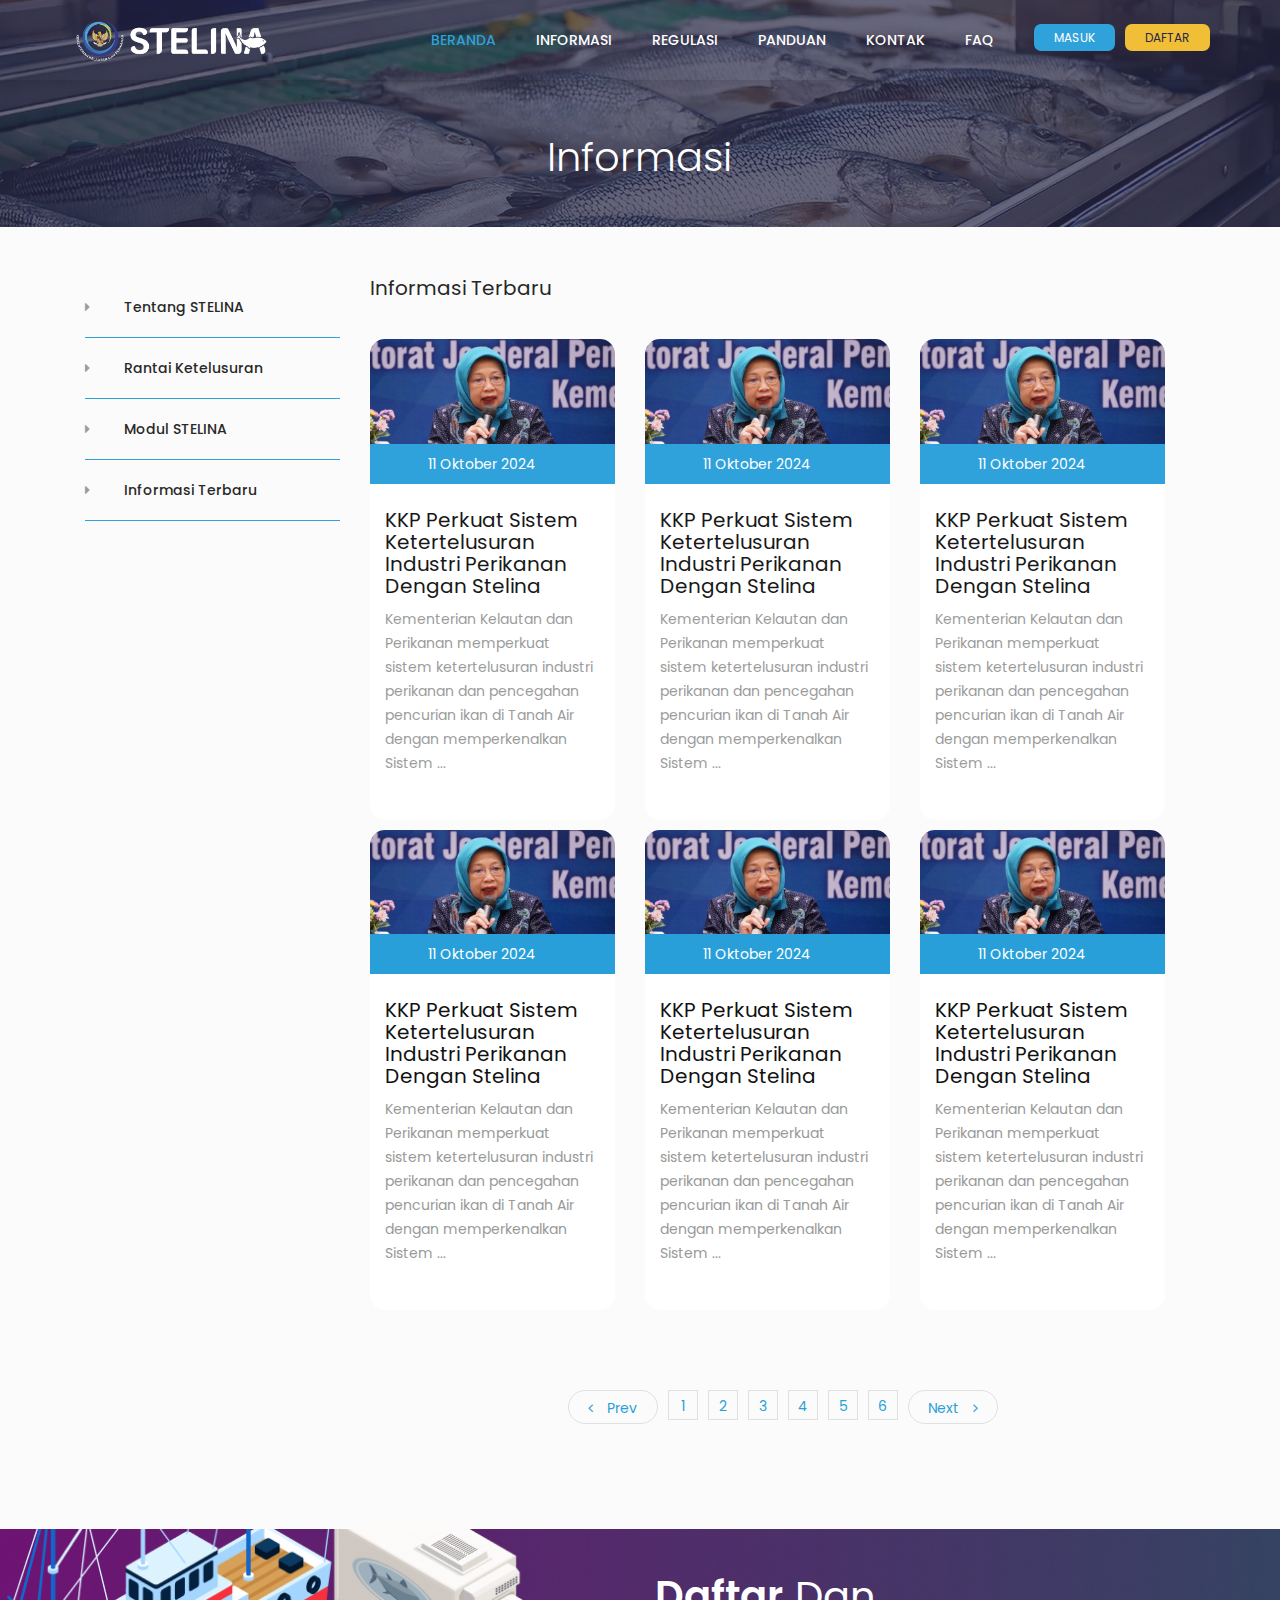
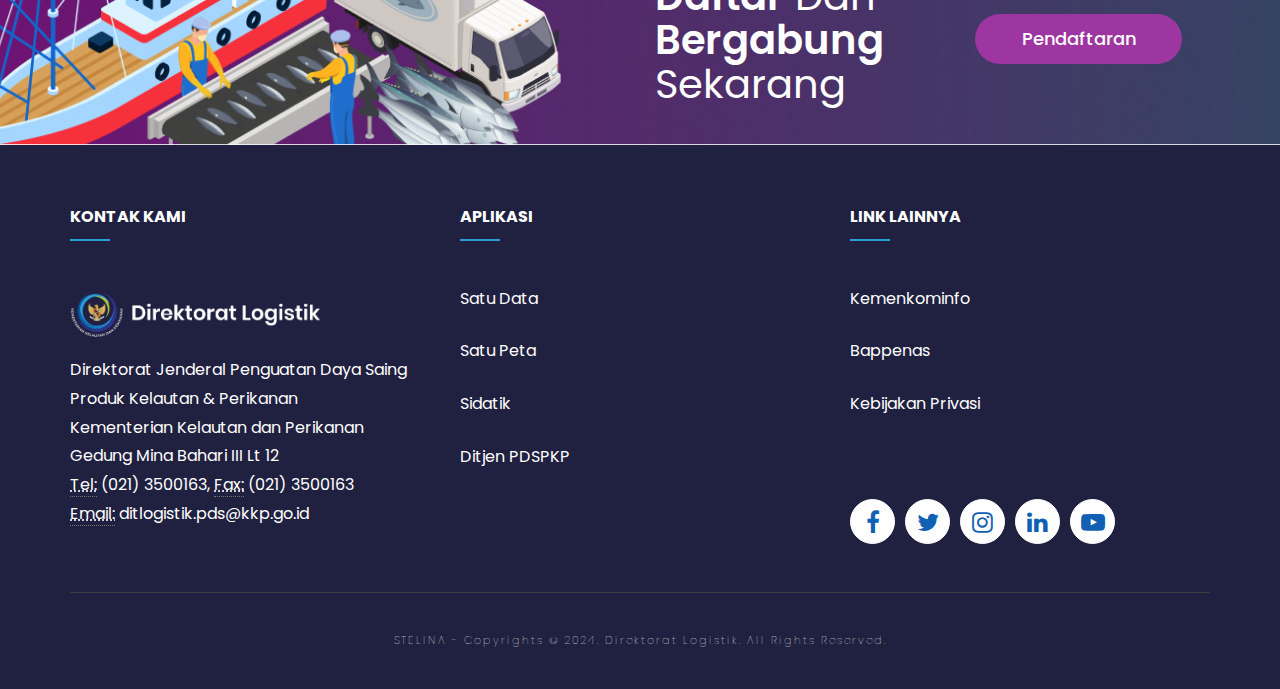
<file: informasi-blog.html>
<!DOCTYPE html>
<html lang="en">

<head>
    <meta charset="utf-8">
    <meta name="viewport" content="width=device-width, initial-scale=1, shrink-to-fit=no">
    <meta name="description" content="">
    <meta name="author" content="">
    <title>STELINA - KKP</title>
    <!-- Bootstrap core CSS -->
    <link href="assets/css/bootstrap.min.css" rel="stylesheet">
    <!-- Custom styles for this template -->
    <!-- Place favicon.ico in the root directory -->
    <link rel="icon" type="image/png" sizes="16x16" href="assets/images/favicon.png">
    <!-- Font-Awesome -->
    <link rel="stylesheet" href="assets/css/animate.css">
    <link rel="stylesheet" href="assets/css/font-awesome.min.css">
    <!-- Web Fonts -->
    <link href="assets/css/fonts.css" rel="stylesheet">
    <!-- Owl Carousel -->
    <link href="assets/css/owl.theme.default.css" rel="stylesheet">
    <link href="assets/css/owl.carousel.css" rel="stylesheet">
    <!-- Animation Css -->
    <link href="assets/css/animate.css" rel="stylesheet">
    <!-- Magnific Popup Css -->
    <link rel="stylesheet" href="assets/css/magnific-popup.css">
    <!-- Style Css -->
    <link href="assets/css/style.css" rel="stylesheet">
</head>

<body>
    
    <!-- Preloader -->
    <div id="preloader">
        <div id="status">
            <div class="status-mes"></div>
        </div>
    </div>

    <!-- header Start -->
    <header>
        <div class="main_menu_wrapper">
            <nav class="navbar navbar-default">

                <div class="container">
                    <!-- Brand and toggle get grouped for better mobile display -->

                    <div class="navbar-header">
                        <button onclick="location.href='login.html'" class="btn btn-login navbar-toggle log-pos" type="submit">Masuk</button>
                        <button onclick="location.href='register.html'" class="btn btn-daftar navbar-toggle reg-pos" type="submit">Daftar</button>
                        <button type="button" class="navbar-toggle collapsed" aria-expanded="false">
                            <span class="sr-only">Toggle navigation</span>
                            <span class="icon-bar"></span>
                            <span class="icon-bar"></span>
                            <span class="icon-bar"></span>
                        </button>
                        <a class="navbar-brand" href="index.html"><img src="assets/images/s-logo-dark.png" alt=""></a>
                    </div>
                    <!-- Collect the nav links, forms, and other content for toggling -->

                    <div class="collapse navbar-collapse">
                        <ul class="nav navbar-nav navbar-right main-nav">
                            <li class="active"><a href="index.html">Beranda</a></li>
                            <li><a href="informasi-tentang.html">Informasi </a></li>
                            <li><a href="regulasi.html">Regulasi</a></li>
                            <li><a href="panduan.html">Panduan</a></li>
                            <li><a href="kontak.html">Kontak</a></li>
                            <li><a href="faq.html">FAQ</a></li>
                            <li><button onclick="location.href='login.html'" class="btn btn-login" type="submit">Masuk</button></li>
                            <li><button onclick="location.href='register.html'" class="btn btn-daftar" type="submit">Daftar</button></li>
                        </ul>
                    </div>
                    <!-- /.navbar-collapse -->
                </div>
                <!-- /.container -->

            </nav>
        </div>
        <!-- .site-nav -->
        <div class="mobail_menu_main visible-xs">
            <div id="sidebar">
                <h1>Menu</h1>
                <div id="toggle_close">&times;</div>
                <div id='cssmenu'>
                    <ul>
                        <li class="active"><a href="index.html">Beranda</a></li>
                            <li><a href="informasi-tentang.html">Informasi </a></li>
                            <li><a href="regulasi.html">Regulasi</a></li>
                            <li><a href="panduan.html">Panduan</a></li>
                            <li><a href="kontak.html">Kontak</a></li>
                            <li><a href="faq.html">FAQ</a></li>
                    </ul>
                </div>
            </div>
        </div>
    </header>
    <!-- header end -->
    <!-- page_title_section start -->
    <div class="page_title_section">
        <div class="page_title_overlay"></div>
        <div class="page_header">
            <div class="container">
                <div class="row">
                    <!-- section_heading start -->
                    <div class="col-lg-12 col-md-12 col-xs-12 col-sm-12">
                        <h1>Informasi</h1>
                    </div>
                </div>
            </div>
        </div>
    </div>
    <!-- page_title_section end -->


    <!--start content-->
    <div class="main-wrapper">
        <div class="container">
            <div class="row">
                <div class="col-lg-12">
                    <!--sidemenu-->
                    <div class="col-lg-3 col-md-4 col-sm-5 hidden-xs">
                        <div class="sidebar_widget">
                            <div class="archives_wrapper">
                                <ul>
                                    <li>
                                        <a href="informasi-tentang.html">
                                            <i class="fa fa-caret-right" aria-hidden="true"></i> Tentang STELINA
                                        </a>
                                    </li>
                                    <li>
                                        <a href="informasi-rantai.html">
                                            <i class="fa fa-caret-right" aria-hidden="true"></i> Rantai Ketelusuran
                                        </a>
                                    </li>
                                    <li>
                                        <a href="informasi-modul.html">
                                            <i class="fa fa-caret-right" aria-hidden="true"></i> Modul STELINA
                                        </a>
                                    </li>
                                    <li>
                                        <a href="informasi-blog.html">
                                            <i class="fa fa-caret-right" aria-hidden="true"></i> Informasi Terbaru
                                        </a>
                                    </li>
                                </ul>
                            </div>
                        </div>
                    </div>
                    <!--sidemenu on mobile-->
                    <div class="pill-container visible-xs">
                        <div class="pill-nav">
                            <a class="active" href="informasi-tentang.html">Tentang STELINA</a>
                            <a href="informasi-rantai.html">Rantai Ketelusuran</a>
                            <a href="informasi-modul.html">Modul STELINA</a>
                            <a href="informasi-blog.html">Informasi Terbaru</a>
                        </div>
                    </div>
                    <!--sidemenu end-->

                    <!--informasi-->
                    <div class="col-lg-9 col-md-8 col-sm-7 col-xs-12">
                        <h4 class="mb-20">Informasi Terbaru</h4>
                        <div class="row blog-sec pt-10 pb-0">

                            <div class="col-md-4 col-sm-6 mt-10">
                                <div class="blog-box">
                                    <div class="blog-img">
                                        <img src="assets/images/blog/blog-1.jpg" alt="img" class="img-responsive">
                                        <div class="blog-date">
                                            <ul>
                                                <li>11 Oktober 2024</li>
                                            </ul>
                                        </div>
                                    </div>
                                    <div class="blog-content">
                                        <h4><a href="#">KKP perkuat sistem ketertelusuran industri perikanan dengan Stelina</a></h4>
                                        <p>Kementerian Kelautan dan Perikanan memperkuat sistem ketertelusuran industri perikanan dan pencegahan pencurian ikan di Tanah Air dengan memperkenalkan Sistem ...</p>
                                    </div>
                                </div>
                            </div>
                            
                            <div class="col-md-4 col-sm-6 mt-10">
                                <div class="blog-box">
                                    <div class="blog-img">
                                        <img src="assets/images/blog/blog-1.jpg" alt="img" class="img-responsive">
                                        <div class="blog-date">
                                            <ul>
                                                <li>11 Oktober 2024</li>
                                            </ul>
                                        </div>
                                    </div>
                                    <div class="blog-content">
                                        <h4><a href="#">KKP perkuat sistem ketertelusuran industri perikanan dengan Stelina</a></h4>
                                        <p>Kementerian Kelautan dan Perikanan memperkuat sistem ketertelusuran industri perikanan dan pencegahan pencurian ikan di Tanah Air dengan memperkenalkan Sistem ...</p>
                                    </div>
                                </div>
                            </div>
            
                            <div class="col-md-4 col-sm-6 mt-10">
                                <div class="blog-box">
                                    <div class="blog-img">
                                        <img src="assets/images/blog/blog-1.jpg" alt="img" class="img-responsive">
                                        <div class="blog-date">
                                            <ul>
                                                <li>11 Oktober 2024</li>
                                            </ul>
                                        </div>
                                    </div>
                                    <div class="blog-content">
                                        <h4><a href="#">KKP perkuat sistem ketertelusuran industri perikanan dengan Stelina</a></h4>
                                        <p>Kementerian Kelautan dan Perikanan memperkuat sistem ketertelusuran industri perikanan dan pencegahan pencurian ikan di Tanah Air dengan memperkenalkan Sistem ...</p>
                                    </div>
                                </div>
                            </div>

                            <div class="col-md-4 col-sm-6 mt-10">
                                <div class="blog-box">
                                    <div class="blog-img">
                                        <img src="assets/images/blog/blog-1.jpg" alt="img" class="img-responsive">
                                        <div class="blog-date">
                                            <ul>
                                                <li>11 Oktober 2024</li>
                                            </ul>
                                        </div>
                                    </div>
                                    <div class="blog-content">
                                        <h4><a href="#">KKP perkuat sistem ketertelusuran industri perikanan dengan Stelina</a></h4>
                                        <p>Kementerian Kelautan dan Perikanan memperkuat sistem ketertelusuran industri perikanan dan pencegahan pencurian ikan di Tanah Air dengan memperkenalkan Sistem ...</p>
                                    </div>
                                </div>
                            </div>

                            <div class="col-md-4 col-sm-6 mt-10">
                                <div class="blog-box">
                                    <div class="blog-img">
                                        <img src="assets/images/blog/blog-1.jpg" alt="img" class="img-responsive">
                                        <div class="blog-date">
                                            <ul>
                                                <li>11 Oktober 2024</li>
                                            </ul>
                                        </div>
                                    </div>
                                    <div class="blog-content">
                                        <h4><a href="#">KKP perkuat sistem ketertelusuran industri perikanan dengan Stelina</a></h4>
                                        <p>Kementerian Kelautan dan Perikanan memperkuat sistem ketertelusuran industri perikanan dan pencegahan pencurian ikan di Tanah Air dengan memperkenalkan Sistem ...</p>
                                    </div>
                                </div>
                            </div>

                            <div class="col-md-4 col-sm-6 mt-10">
                                <div class="blog-box">
                                    <div class="blog-img">
                                        <img src="assets/images/blog/blog-1.jpg" alt="img" class="img-responsive">
                                        <div class="blog-date">
                                            <ul>
                                                <li>11 Oktober 2024</li>
                                            </ul>
                                        </div>
                                    </div>
                                    <div class="blog-content">
                                        <h4><a href="#">KKP perkuat sistem ketertelusuran industri perikanan dengan Stelina</a></h4>
                                        <p>Kementerian Kelautan dan Perikanan memperkuat sistem ketertelusuran industri perikanan dan pencegahan pencurian ikan di Tanah Air dengan memperkenalkan Sistem ...</p>
                                    </div>
                                </div>
                            </div>
            
                        </div>
                        <div class="col-lg-12 col-md-12 col-xs-12 col-sm-12 text-center">
                            <div class="pagination_square">
                                <ul>
                                    <li>
                                        <a href="#" class="prev"> <i class="fa fa-angle-left" aria-hidden="true"></i> Prev </a>
                                    </li>
                                    <li><a href="#">1</a>
                                    </li>
                                    <li class="hidden-xs"><a href="#">2</a>
                                    </li>
                                    <li class="hidden-xs"><a href="#">3</a>
                                    </li>
                                    <li class="hidden-xs"><a href="#">4</a>
                                    </li>
                                    <li class="hidden-xs"><a href="#">5</a>
                                    </li>
                                    <li class="visible-xs"><a href="#">...</a>
                                    </li>
                                    <li><a href="#">6</a>
                                    </li>
                                    <li><a href="#" class="next"> Next <i class="fa fa-angle-right" aria-hidden="true"></i></a>
                                    </li>
                                </ul>
                            </div>
                        </div>
                    </div>
                    <!--informasi-->
                </div>
            </div>
        </div>
    </div>
    <!--end content-->


    <!-- DREAMS AREA -->
    <div class="dreams-area mt-0 mb-0">
        <div class="container">
            <div class="row">
                <div class="col-md-3 col-md-offset-6">
                    <div class="dreams-title">
                        <h2>
                        <span>Daftar</span> dan <span><br>Bergabung </span> sekarang</h2>
                    </div>
                </div>
                <!-- // END COL MD 10 -->
                <div class="col-md-3 text-center portfolio-btn drem_btn">
                    <a href="register.html" class="btn">Pendaftaran</a>
                </div>
                <!-- // END COL MD 2 -->
            </div>
            <!-- // END ROW-->
        </div>
        <!-- // END CONTAINER -->
    </div>
    <!-- // END DREAMS AREA -->


    <!--footer section start --> 
    <div class="footer_wrapper">
        <div class="container">
            <div class="section2_wrapper">
                <div class="row">
                    <div class="col-lg-4 col-md-4 col-xs-12 col-sm-6">
                        <div class="widget_5">
                            <h4>Kontak Kami</h4>

                            <div>
                                <img src="assets/images/direktorat.png" style="width: 250px; margin-bottom: 15px;">
                            </div>
                            <address>   
                                Direktorat Jenderal Penguatan Daya Saing Produk Kelautan & Perikanan<br>
                                Kementerian Kelautan dan Perikanan<br>
                                Gedung Mina Bahari III Lt 12<br>
                                <abbr title="Phone">Tel:</abbr> (021) 3500163, <abbr title="Fax">Fax:</abbr> (021) 3500163<br>
                                <abbr title="Email">Email:</abbr> <a href="mailto:ditlogistik.pds@kkp.go.id">ditlogistik.pds@kkp.go.id</a>
                              </address>
                        </div>
                    </div>
                    <div class="col-lg-4 col-md-4 col-xs-12 col-sm-6">
                        <div class="widget_6">
                            <h4>Aplikasi</h4>
                            <ul>
                                <li><a href="https://satudata.kkp.go.id/" target="_blank">Satu Data</a>
                                </li>
                                <li><a href="#" target="_blank">Satu Peta</a>
                                </li>
                                <li><a href="#" target="_blank">Sidatik</a>
                                </li>
                                <li><a href="https://kkp.go.id/djpdspkp" target="_blank">Ditjen PDSPKP</a>
                                </li>
                            </ul>
                        </div>
                    </div>
                    <div class="col-lg-4 col-md-4 col-xs-12 col-sm-6">
                        <div class="widget_7">
                            <h4>Link Lainnya</h4>
                            <ul>
                                <li><a href="#">Kemenkominfo</a>
                                </li>
                                <li><a href="#">Bappenas</a>
                                </li>
                                <li><a href="#">Kebijakan Privasi</a>
                                </li>
                                <li>&nbsp;
                                </li>
                            </ul>
                        </div>
                        <div>
                            <ul class="social_icons">
                                <li><a href="#"><i class="fa fa-facebook"></i></a>
                                </li>
                                <li><a href="#"><i class="fa fa-twitter"></i></a>
                                </li>
                                <li> <a href="#"><i class="fa fa-instagram" aria-hidden="true"></i> </a> 
                                </li>
                                <li><a href="#"><i class="fa fa-linkedin"></i></a>
                                </li>
                                <li><a href="#"><i class="fa fa-youtube-play"></i></a>
                                </li>
                            </ul>
                        </div>
                    </div>
                </div>
            </div>
        </div>
        <div class="section2_bottom">
            <div class="container">
                <div class="row">
                    <div class="col-lg-12 text-center copyright-text">
                        STELINA - Copyrights © 2024. Direktorat Logistik. All Rights Reserved.
                    </div>
                </div>
            </div>
        </div>
    </div>
    <div class="close_wrapper">
    </div>

    <!--footer section end-->

    <!-- Bootstrap core JavaScript
         ================================================== -->
    <!-- Placed at the end of the document so the pages load faster -->

    <!-- Bootstrap js -->
    <script src="assets/js/jquery.min.js"></script>
    <script src="assets/js/bootstrap.min.js"></script>
    <script src="assets/js/wow.min.js"></script>
    <!-- Owl Carousel js -->
    <script src="assets/js/owl.carousel.js"></script>
    <!-- Magnific Popup js -->
    <script src="assets/js/jquery.magnific-popup.js"></script>
    <!-- Portfolio Filter js -->
    <script src="assets/js/jquery.shuffle.min.js"></script>
    <script src="assets/js/jquery.inview.min.js"></script>
    <!-- Counter js -->
    <script src="assets/js/jquery.easypiechart.min.js"></script>
    <!-- Custom js -->
    <script src="assets/js/custom.js"></script>



</body>

</html>
</file>
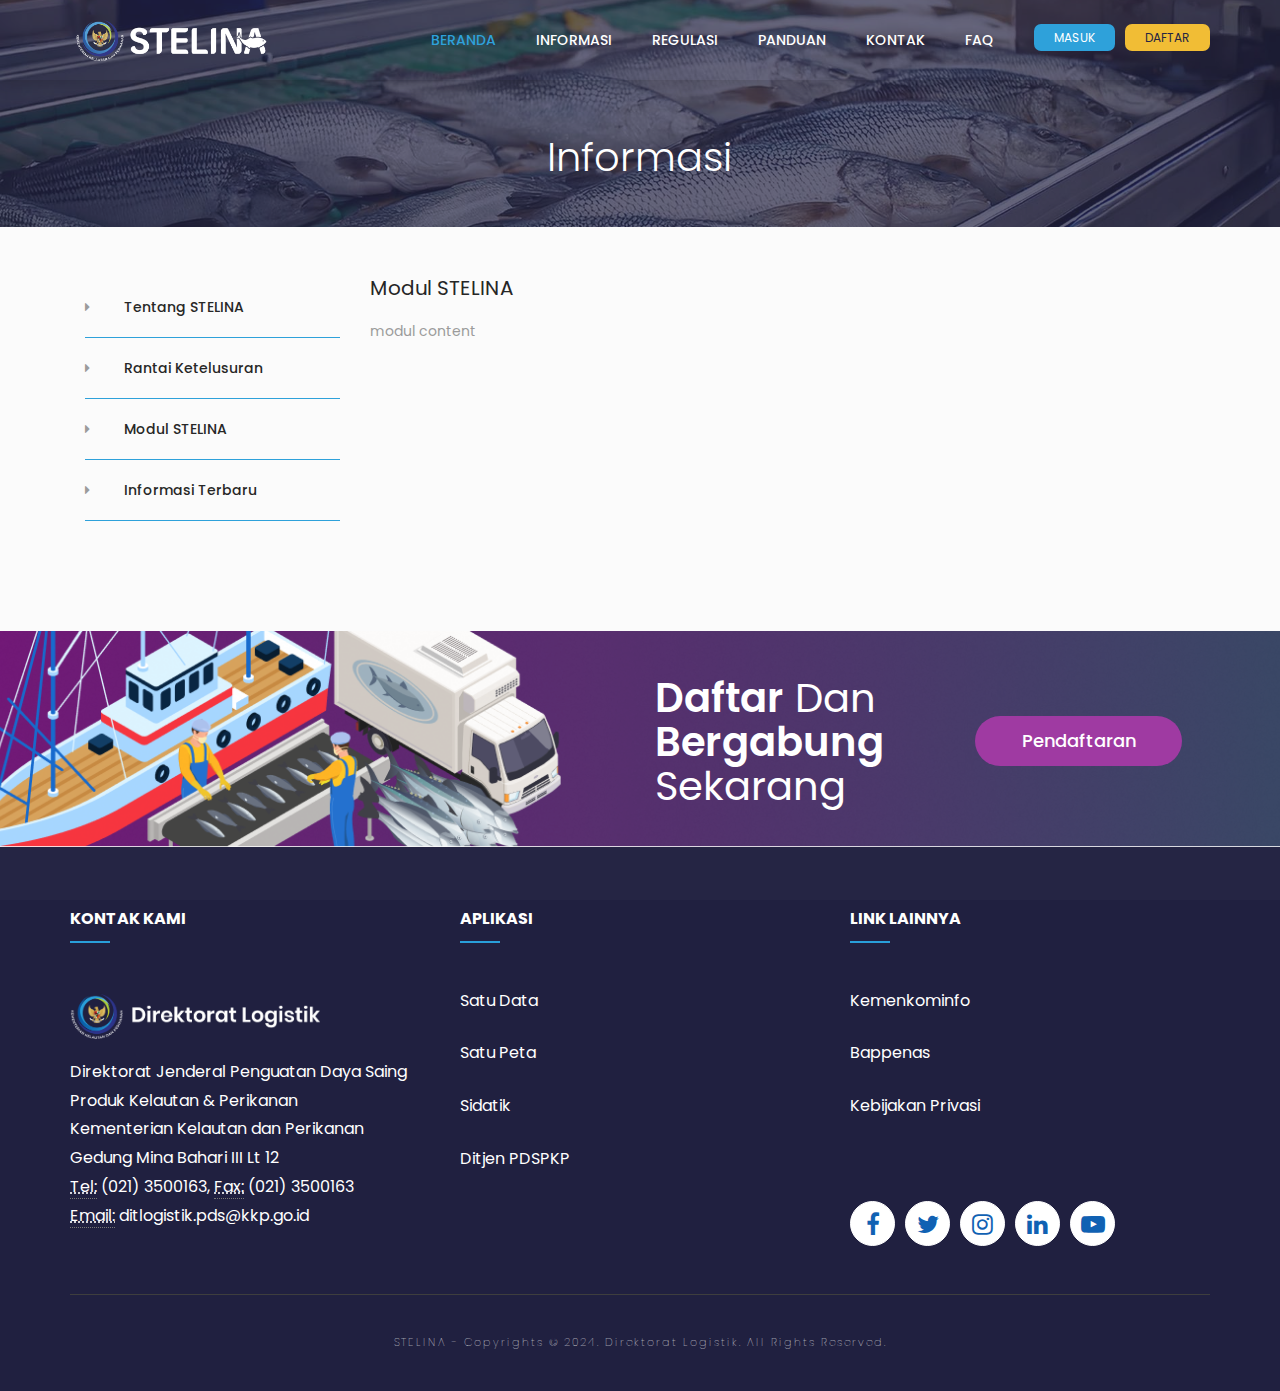
<file: informasi-modul.html>
<!DOCTYPE html>
<html lang="en">

<head>
    <meta charset="utf-8">
    <meta name="viewport" content="width=device-width, initial-scale=1, shrink-to-fit=no">
    <meta name="description" content="">
    <meta name="author" content="">
    <title>STELINA - KKP</title>
    <!-- Bootstrap core CSS -->
    <link href="assets/css/bootstrap.min.css" rel="stylesheet">
    <!-- Custom styles for this template -->
    <!-- Place favicon.ico in the root directory -->
    <link rel="icon" type="image/png" sizes="16x16" href="assets/images/favicon.png">
    <!-- Font-Awesome -->
    <link rel="stylesheet" href="assets/css/animate.css">
    <link rel="stylesheet" href="assets/css/font-awesome.min.css">
    <!-- Web Fonts -->
    <link href="assets/css/fonts.css" rel="stylesheet">
    <!-- Owl Carousel -->
    <link href="assets/css/owl.theme.default.css" rel="stylesheet">
    <link href="assets/css/owl.carousel.css" rel="stylesheet">
    <!-- Animation Css -->
    <link href="assets/css/animate.css" rel="stylesheet">
    <!-- Magnific Popup Css -->
    <link rel="stylesheet" href="assets/css/magnific-popup.css">
    <!-- Style Css -->
    <link href="assets/css/style.css" rel="stylesheet">
</head>

<body>
    
    <!-- Preloader -->
    <div id="preloader">
        <div id="status">
            <div class="status-mes"></div>
        </div>
    </div>

    <!-- header Start -->
    <header>
        <div class="main_menu_wrapper">
            <nav class="navbar navbar-default">

                <div class="container">
                    <!-- Brand and toggle get grouped for better mobile display -->

                    <div class="navbar-header">
                        <button onclick="location.href='login.html'" class="btn btn-login navbar-toggle log-pos" type="submit">Masuk</button>
                        <button onclick="location.href='register.html'" class="btn btn-daftar navbar-toggle reg-pos" type="submit">Daftar</button>
                        <button type="button" class="navbar-toggle collapsed" aria-expanded="false">
                            <span class="sr-only">Toggle navigation</span>
                            <span class="icon-bar"></span>
                            <span class="icon-bar"></span>
                            <span class="icon-bar"></span>
                        </button>
                        <a class="navbar-brand" href="index.html"><img src="assets/images/s-logo-dark.png" alt=""></a>
                    </div>
                    <!-- Collect the nav links, forms, and other content for toggling -->

                    <div class="collapse navbar-collapse">
                        <ul class="nav navbar-nav navbar-right main-nav">
                            <li class="active"><a href="index.html">Beranda</a></li>
                            <li><a href="informasi-tentang.html">Informasi </a></li>
                            <li><a href="regulasi.html">Regulasi</a></li>
                            <li><a href="panduan.html">Panduan</a></li>
                            <li><a href="kontak.html">Kontak</a></li>
                            <li><a href="faq.html">FAQ</a></li>
                            <li><button onclick="location.href='login.html'" class="btn btn-login" type="submit">Masuk</button></li>
                            <li><button onclick="location.href='register.html'" class="btn btn-daftar" type="submit">Daftar</button></li>
                        </ul>
                    </div>
                    <!-- /.navbar-collapse -->
                </div>
                <!-- /.container -->

            </nav>
        </div>
        <!-- .site-nav -->
        <div class="mobail_menu_main visible-xs">
            <div id="sidebar">
                <h1>Menu</h1>
                <div id="toggle_close">&times;</div>
                <div id='cssmenu'>
                    <ul>
                        <li class="active"><a href="index.html">Beranda</a></li>
                            <li><a href="informasi-tentang.html">Informasi </a></li>
                            <li><a href="regulasi.html">Regulasi</a></li>
                            <li><a href="panduan.html">Panduan</a></li>
                            <li><a href="kontak.html">Kontak</a></li>
                            <li><a href="faq.html">FAQ</a></li>
                    </ul>
                </div>
            </div>
        </div>
    </header>
    <!-- header end -->
    <!-- page_title_section start -->
    <div class="page_title_section">
        <div class="page_title_overlay"></div>
        <div class="page_header">
            <div class="container">
                <div class="row">
                    <!-- section_heading start -->
                    <div class="col-lg-12 col-md-12 col-xs-12 col-sm-12">
                        <h1>Informasi</h1>
                    </div>
                </div>
            </div>
        </div>
    </div>
    <!-- page_title_section end -->


    <!--start content-->
    <div class="main-wrapper">
        <div class="container">
            <div class="row">
                <div class="col-lg-12">
                    <!--sidemenu-->
                    <div class="col-lg-3 col-md-4 col-sm-5 hidden-xs">
                        <div class="sidebar_widget">
                            <div class="archives_wrapper">
                                <ul>
                                    <li>
                                        <a href="informasi-tentang.html">
                                            <i class="fa fa-caret-right" aria-hidden="true"></i> Tentang STELINA
                                        </a>
                                    </li>
                                    <li>
                                        <a href="informasi-rantai.html">
                                            <i class="fa fa-caret-right" aria-hidden="true"></i> Rantai Ketelusuran
                                        </a>
                                    </li>
                                    <li>
                                        <a href="informasi-modul.html">
                                            <i class="fa fa-caret-right" aria-hidden="true"></i> Modul STELINA
                                        </a>
                                    </li>
                                    <li>
                                        <a href="informasi-blog.html">
                                            <i class="fa fa-caret-right" aria-hidden="true"></i> Informasi Terbaru
                                        </a>
                                    </li>
                                </ul>
                            </div>
                        </div>
                    </div>
                    <!--sidemenu on mobile-->
                    <div class="pill-container visible-xs">
                        <div class="pill-nav">
                            <a class="active" href="informasi-tentang.html">Tentang STELINA</a>
                            <a href="informasi-rantai.html">Rantai Ketelusuran</a>
                            <a href="informasi-modul.html">Modul STELINA</a>
                            <a href="informasi-blog.html">Informasi Terbaru</a>
                        </div>
                    </div>
                    <!--sidemenu end-->

                    <!--informasi-->
                    <div class="col-lg-9 col-md-8 col-sm-7 col-xs-12">
                        <h4 class="mb-20">Modul STELINA</h4>
                        <p>modul content</p>
                    </div>
                    <!--informasi-->
                </div>
            </div>
        </div>
    </div>
    <!--end content-->


    <!-- DREAMS AREA -->
    <div class="dreams-area mt-0 mb-0">
        <div class="container">
            <div class="row">
                <div class="col-md-3 col-md-offset-6">
                    <div class="dreams-title">
                        <h2>
                        <span>Daftar</span> dan <span><br>Bergabung </span> sekarang</h2>
                    </div>
                </div>
                <!-- // END COL MD 10 -->
                <div class="col-md-3 text-center portfolio-btn drem_btn">
                    <a href="register.html" class="btn">Pendaftaran</a>
                </div>
                <!-- // END COL MD 2 -->
            </div>
            <!-- // END ROW-->
        </div>
        <!-- // END CONTAINER -->
    </div>
    <!-- // END DREAMS AREA -->


    <!--footer section start --> 
    <div class="footer_wrapper">
        <div class="container">
            <div class="section2_wrapper">
                <div class="row">
                    <div class="col-lg-4 col-md-4 col-xs-12 col-sm-6">
                        <div class="widget_5">
                            <h4>Kontak Kami</h4>

                            <div>
                                <img src="assets/images/direktorat.png" style="width: 250px; margin-bottom: 15px;">
                            </div>
                            <address>   
                                Direktorat Jenderal Penguatan Daya Saing Produk Kelautan & Perikanan<br>
                                Kementerian Kelautan dan Perikanan<br>
                                Gedung Mina Bahari III Lt 12<br>
                                <abbr title="Phone">Tel:</abbr> (021) 3500163, <abbr title="Fax">Fax:</abbr> (021) 3500163<br>
                                <abbr title="Email">Email:</abbr> <a href="mailto:ditlogistik.pds@kkp.go.id">ditlogistik.pds@kkp.go.id</a>
                              </address>
                        </div>
                    </div>
                    <div class="col-lg-4 col-md-4 col-xs-12 col-sm-6">
                        <div class="widget_6">
                            <h4>Aplikasi</h4>
                            <ul>
                                <li><a href="https://satudata.kkp.go.id/" target="_blank">Satu Data</a>
                                </li>
                                <li><a href="#" target="_blank">Satu Peta</a>
                                </li>
                                <li><a href="#" target="_blank">Sidatik</a>
                                </li>
                                <li><a href="https://kkp.go.id/djpdspkp" target="_blank">Ditjen PDSPKP</a>
                                </li>
                            </ul>
                        </div>
                    </div>
                    <div class="col-lg-4 col-md-4 col-xs-12 col-sm-6">
                        <div class="widget_7">
                            <h4>Link Lainnya</h4>
                            <ul>
                                <li><a href="#">Kemenkominfo</a>
                                </li>
                                <li><a href="#">Bappenas</a>
                                </li>
                                <li><a href="#">Kebijakan Privasi</a>
                                </li>
                                <li>&nbsp;
                                </li>
                            </ul>
                        </div>
                        <div>
                            <ul class="social_icons">
                                <li><a href="#"><i class="fa fa-facebook"></i></a>
                                </li>
                                <li><a href="#"><i class="fa fa-twitter"></i></a>
                                </li>
                                <li> <a href="#"><i class="fa fa-instagram" aria-hidden="true"></i> </a> 
                                </li>
                                <li><a href="#"><i class="fa fa-linkedin"></i></a>
                                </li>
                                <li><a href="#"><i class="fa fa-youtube-play"></i></a>
                                </li>
                            </ul>
                        </div>
                    </div>
                </div>
            </div>
        </div>
        <div class="section2_bottom">
            <div class="container">
                <div class="row">
                    <div class="col-lg-12 text-center copyright-text">
                        STELINA - Copyrights © 2024. Direktorat Logistik. All Rights Reserved.
                    </div>
                </div>
            </div>
        </div>
    </div>
    <div class="close_wrapper">
    </div>

    <!--footer section end-->

    <!-- Bootstrap core JavaScript
         ================================================== -->
    <!-- Placed at the end of the document so the pages load faster -->

    <!-- Bootstrap js -->
    <script src="assets/js/jquery.min.js"></script>
    <script src="assets/js/bootstrap.min.js"></script>
    <script src="assets/js/wow.min.js"></script>
    <!-- Owl Carousel js -->
    <script src="assets/js/owl.carousel.js"></script>
    <!-- Magnific Popup js -->
    <script src="assets/js/jquery.magnific-popup.js"></script>
    <!-- Portfolio Filter js -->
    <script src="assets/js/jquery.shuffle.min.js"></script>
    <script src="assets/js/jquery.inview.min.js"></script>
    <!-- Counter js -->
    <script src="assets/js/jquery.easypiechart.min.js"></script>
    <!-- Custom js -->
    <script src="assets/js/custom.js"></script>



</body>

</html>
</file>
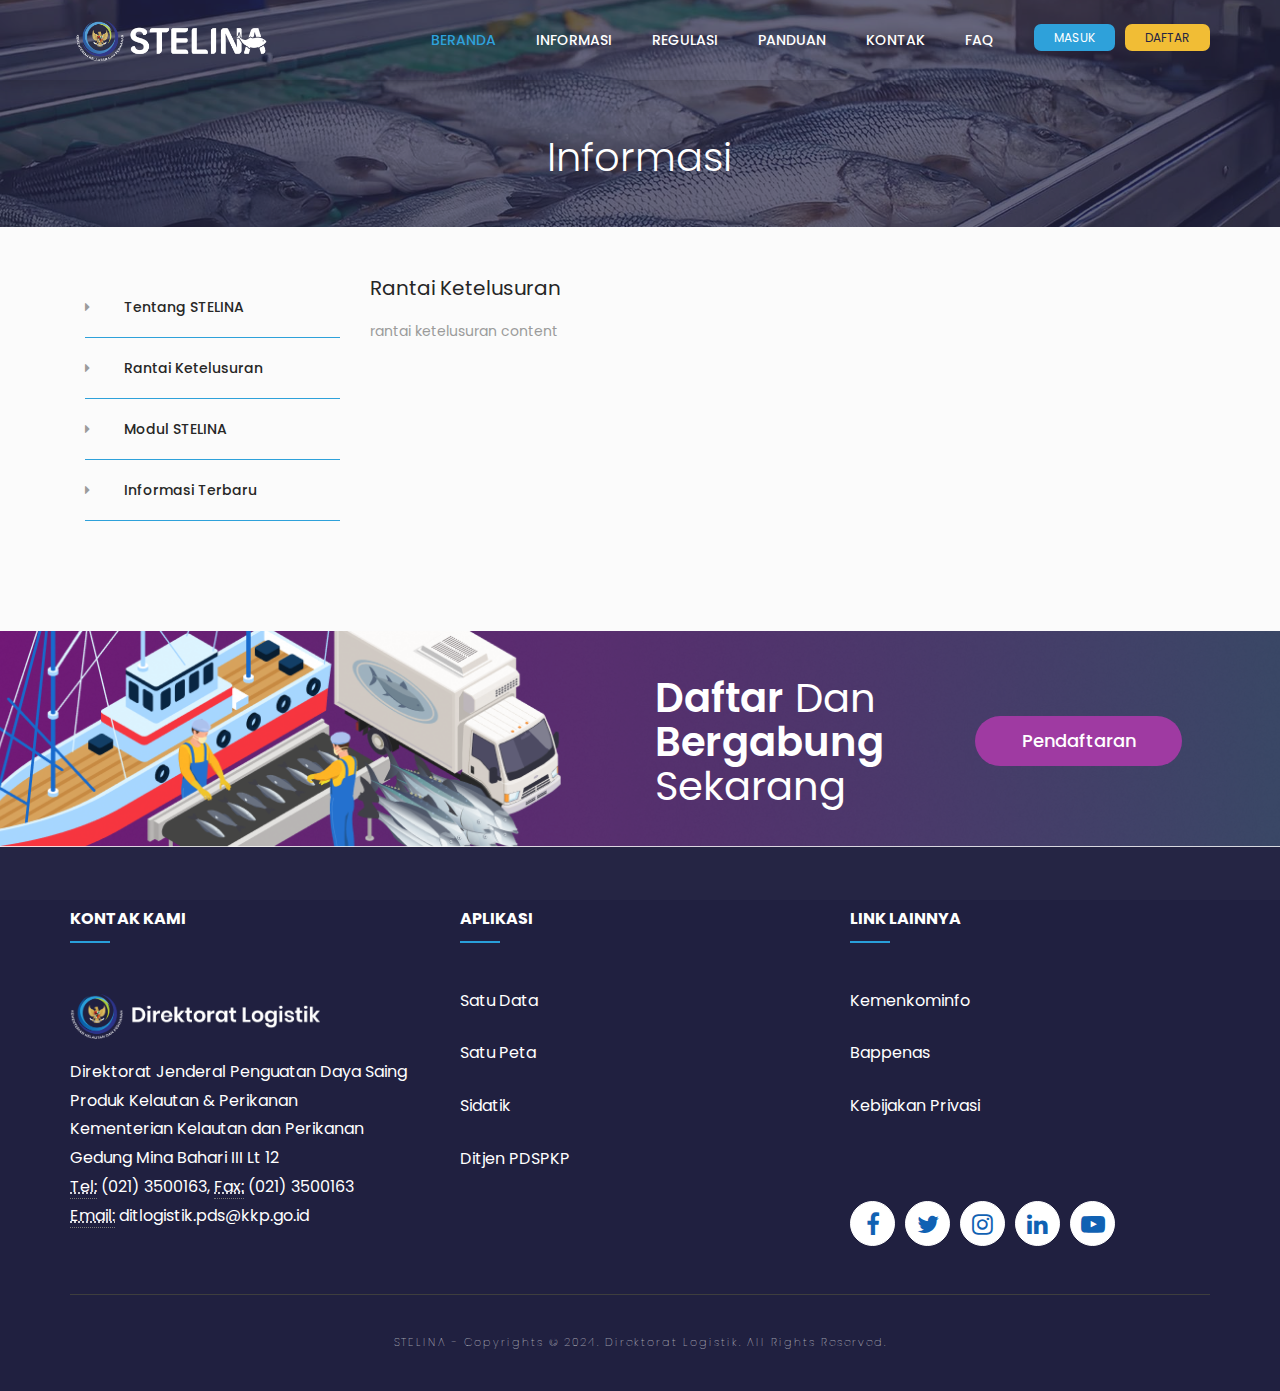
<file: informasi-rantai.html>
<!DOCTYPE html>
<html lang="en">

<head>
    <meta charset="utf-8">
    <meta name="viewport" content="width=device-width, initial-scale=1, shrink-to-fit=no">
    <meta name="description" content="">
    <meta name="author" content="">
    <title>STELINA - KKP</title>
    <!-- Bootstrap core CSS -->
    <link href="assets/css/bootstrap.min.css" rel="stylesheet">
    <!-- Custom styles for this template -->
    <!-- Place favicon.ico in the root directory -->
    <link rel="icon" type="image/png" sizes="16x16" href="assets/images/favicon.png">
    <!-- Font-Awesome -->
    <link rel="stylesheet" href="assets/css/animate.css">
    <link rel="stylesheet" href="assets/css/font-awesome.min.css">
    <!-- Web Fonts -->
    <link href="assets/css/fonts.css" rel="stylesheet">
    <!-- Owl Carousel -->
    <link href="assets/css/owl.theme.default.css" rel="stylesheet">
    <link href="assets/css/owl.carousel.css" rel="stylesheet">
    <!-- Animation Css -->
    <link href="assets/css/animate.css" rel="stylesheet">
    <!-- Magnific Popup Css -->
    <link rel="stylesheet" href="assets/css/magnific-popup.css">
    <!-- Style Css -->
    <link href="assets/css/style.css" rel="stylesheet">
</head>

<body>
    
    <!-- Preloader -->
    <div id="preloader">
        <div id="status">
            <div class="status-mes"></div>
        </div>
    </div>

    <!-- header Start -->
    <header>
        <div class="main_menu_wrapper">
            <nav class="navbar navbar-default">

                <div class="container">
                    <!-- Brand and toggle get grouped for better mobile display -->

                    <div class="navbar-header">
                        <button onclick="location.href='login.html'" class="btn btn-login navbar-toggle log-pos" type="submit">Masuk</button>
                        <button onclick="location.href='register.html'" class="btn btn-daftar navbar-toggle reg-pos" type="submit">Daftar</button>
                        <button type="button" class="navbar-toggle collapsed" aria-expanded="false">
                            <span class="sr-only">Toggle navigation</span>
                            <span class="icon-bar"></span>
                            <span class="icon-bar"></span>
                            <span class="icon-bar"></span>
                        </button>
                        <a class="navbar-brand" href="index.html"><img src="assets/images/s-logo-dark.png" alt=""></a>
                    </div>
                    <!-- Collect the nav links, forms, and other content for toggling -->

                    <div class="collapse navbar-collapse">
                        <ul class="nav navbar-nav navbar-right main-nav">
                            <li class="active"><a href="index.html">Beranda</a></li>
                            <li><a href="informasi-tentang.html">Informasi </a></li>
                            <li><a href="regulasi.html">Regulasi</a></li>
                            <li><a href="panduan.html">Panduan</a></li>
                            <li><a href="kontak.html">Kontak</a></li>
                            <li><a href="faq.html">FAQ</a></li>
                            <li><button onclick="location.href='login.html'" class="btn btn-login" type="submit">Masuk</button></li>
                            <li><button onclick="location.href='register.html'" class="btn btn-daftar" type="submit">Daftar</button></li>
                        </ul>
                    </div>
                    <!-- /.navbar-collapse -->
                </div>
                <!-- /.container -->

            </nav>
        </div>
        <!-- .site-nav -->
        <div class="mobail_menu_main visible-xs">
            <div id="sidebar">
                <h1>Menu</h1>
                <div id="toggle_close">&times;</div>
                <div id='cssmenu'>
                    <ul>
                        <li class="active"><a href="index.html">Beranda</a></li>
                            <li><a href="informasi-tentang.html">Informasi </a></li>
                            <li><a href="regulasi.html">Regulasi</a></li>
                            <li><a href="panduan.html">Panduan</a></li>
                            <li><a href="kontak.html">Kontak</a></li>
                            <li><a href="faq.html">FAQ</a></li>
                    </ul>
                </div>
            </div>
        </div>
    </header>
    <!-- header end -->
    <!-- page_title_section start -->
    <div class="page_title_section">
        <div class="page_title_overlay"></div>
        <div class="page_header">
            <div class="container">
                <div class="row">
                    <!-- section_heading start -->
                    <div class="col-lg-12 col-md-12 col-xs-12 col-sm-12">
                        <h1>Informasi</h1>
                    </div>
                </div>
            </div>
        </div>
    </div>
    <!-- page_title_section end -->


    <!--start content-->
    <div class="main-wrapper">
        <div class="container">
            <div class="row">
                <div class="col-lg-12">
                    <!--sidemenu-->
                    <div class="col-lg-3 col-md-4 col-sm-5 hidden-xs">
                        <div class="sidebar_widget">
                            <div class="archives_wrapper">
                                <ul>
                                    <li>
                                        <a href="informasi-tentang.html">
                                            <i class="fa fa-caret-right" aria-hidden="true"></i> Tentang STELINA
                                        </a>
                                    </li>
                                    <li>
                                        <a href="informasi-rantai.html">
                                            <i class="fa fa-caret-right" aria-hidden="true"></i> Rantai Ketelusuran
                                        </a>
                                    </li>
                                    <li>
                                        <a href="informasi-modul.html">
                                            <i class="fa fa-caret-right" aria-hidden="true"></i> Modul STELINA
                                        </a>
                                    </li>
                                    <li>
                                        <a href="informasi-blog.html">
                                            <i class="fa fa-caret-right" aria-hidden="true"></i> Informasi Terbaru
                                        </a>
                                    </li>
                                </ul>
                            </div>
                        </div>
                    </div>
                    <!--sidemenu on mobile-->
                    <div class="pill-container visible-xs">
                        <div class="pill-nav">
                            <a class="active" href="informasi-tentang.html">Tentang STELINA</a>
                            <a href="informasi-rantai.html">Rantai Ketelusuran</a>
                            <a href="informasi-modul.html">Modul STELINA</a>
                            <a href="informasi-blog.html">Informasi Terbaru</a>
                        </div>
                    </div>
                    <!--sidemenu end-->

                    <!--informasi-->
                    <div class="col-lg-9 col-md-8 col-sm-7 col-xs-12">
                        <h4 class="mb-20">Rantai Ketelusuran</h4>
                        <p>rantai ketelusuran content</p>
                    </div>
                    <!--informasi-->
                </div>
            </div>
        </div>
    </div>
    <!--end content-->


    <!-- DREAMS AREA -->
    <div class="dreams-area mt-0 mb-0">
        <div class="container">
            <div class="row">
                <div class="col-md-3 col-md-offset-6">
                    <div class="dreams-title">
                        <h2>
                        <span>Daftar</span> dan <span><br>Bergabung </span> sekarang</h2>
                    </div>
                </div>
                <!-- // END COL MD 10 -->
                <div class="col-md-3 text-center portfolio-btn drem_btn">
                    <a href="register.html" class="btn">Pendaftaran</a>
                </div>
                <!-- // END COL MD 2 -->
            </div>
            <!-- // END ROW-->
        </div>
        <!-- // END CONTAINER -->
    </div>
    <!-- // END DREAMS AREA -->


    <!--footer section start --> 
    <div class="footer_wrapper">
        <div class="container">
            <div class="section2_wrapper">
                <div class="row">
                    <div class="col-lg-4 col-md-4 col-xs-12 col-sm-6">
                        <div class="widget_5">
                            <h4>Kontak Kami</h4>

                            <div>
                                <img src="assets/images/direktorat.png" style="width: 250px; margin-bottom: 15px;">
                            </div>
                            <address>   
                                Direktorat Jenderal Penguatan Daya Saing Produk Kelautan & Perikanan<br>
                                Kementerian Kelautan dan Perikanan<br>
                                Gedung Mina Bahari III Lt 12<br>
                                <abbr title="Phone">Tel:</abbr> (021) 3500163, <abbr title="Fax">Fax:</abbr> (021) 3500163<br>
                                <abbr title="Email">Email:</abbr> <a href="mailto:ditlogistik.pds@kkp.go.id">ditlogistik.pds@kkp.go.id</a>
                              </address>
                        </div>
                    </div>
                    <div class="col-lg-4 col-md-4 col-xs-12 col-sm-6">
                        <div class="widget_6">
                            <h4>Aplikasi</h4>
                            <ul>
                                <li><a href="https://satudata.kkp.go.id/" target="_blank">Satu Data</a>
                                </li>
                                <li><a href="#" target="_blank">Satu Peta</a>
                                </li>
                                <li><a href="#" target="_blank">Sidatik</a>
                                </li>
                                <li><a href="https://kkp.go.id/djpdspkp" target="_blank">Ditjen PDSPKP</a>
                                </li>
                            </ul>
                        </div>
                    </div>
                    <div class="col-lg-4 col-md-4 col-xs-12 col-sm-6">
                        <div class="widget_7">
                            <h4>Link Lainnya</h4>
                            <ul>
                                <li><a href="#">Kemenkominfo</a>
                                </li>
                                <li><a href="#">Bappenas</a>
                                </li>
                                <li><a href="#">Kebijakan Privasi</a>
                                </li>
                                <li>&nbsp;
                                </li>
                            </ul>
                        </div>
                        <div>
                            <ul class="social_icons">
                                <li><a href="#"><i class="fa fa-facebook"></i></a>
                                </li>
                                <li><a href="#"><i class="fa fa-twitter"></i></a>
                                </li>
                                <li> <a href="#"><i class="fa fa-instagram" aria-hidden="true"></i> </a> 
                                </li>
                                <li><a href="#"><i class="fa fa-linkedin"></i></a>
                                </li>
                                <li><a href="#"><i class="fa fa-youtube-play"></i></a>
                                </li>
                            </ul>
                        </div>
                    </div>
                </div>
            </div>
        </div>
        <div class="section2_bottom">
            <div class="container">
                <div class="row">
                    <div class="col-lg-12 text-center copyright-text">
                        STELINA - Copyrights © 2024. Direktorat Logistik. All Rights Reserved.
                    </div>
                </div>
            </div>
        </div>
    </div>
    <div class="close_wrapper">
    </div>

    <!--footer section end-->

    <!-- Bootstrap core JavaScript
         ================================================== -->
    <!-- Placed at the end of the document so the pages load faster -->

    <!-- Bootstrap js -->
    <script src="assets/js/jquery.min.js"></script>
    <script src="assets/js/bootstrap.min.js"></script>
    <script src="assets/js/wow.min.js"></script>
    <!-- Owl Carousel js -->
    <script src="assets/js/owl.carousel.js"></script>
    <!-- Magnific Popup js -->
    <script src="assets/js/jquery.magnific-popup.js"></script>
    <!-- Portfolio Filter js -->
    <script src="assets/js/jquery.shuffle.min.js"></script>
    <script src="assets/js/jquery.inview.min.js"></script>
    <!-- Counter js -->
    <script src="assets/js/jquery.easypiechart.min.js"></script>
    <!-- Custom js -->
    <script src="assets/js/custom.js"></script>



</body>

</html>
</file>
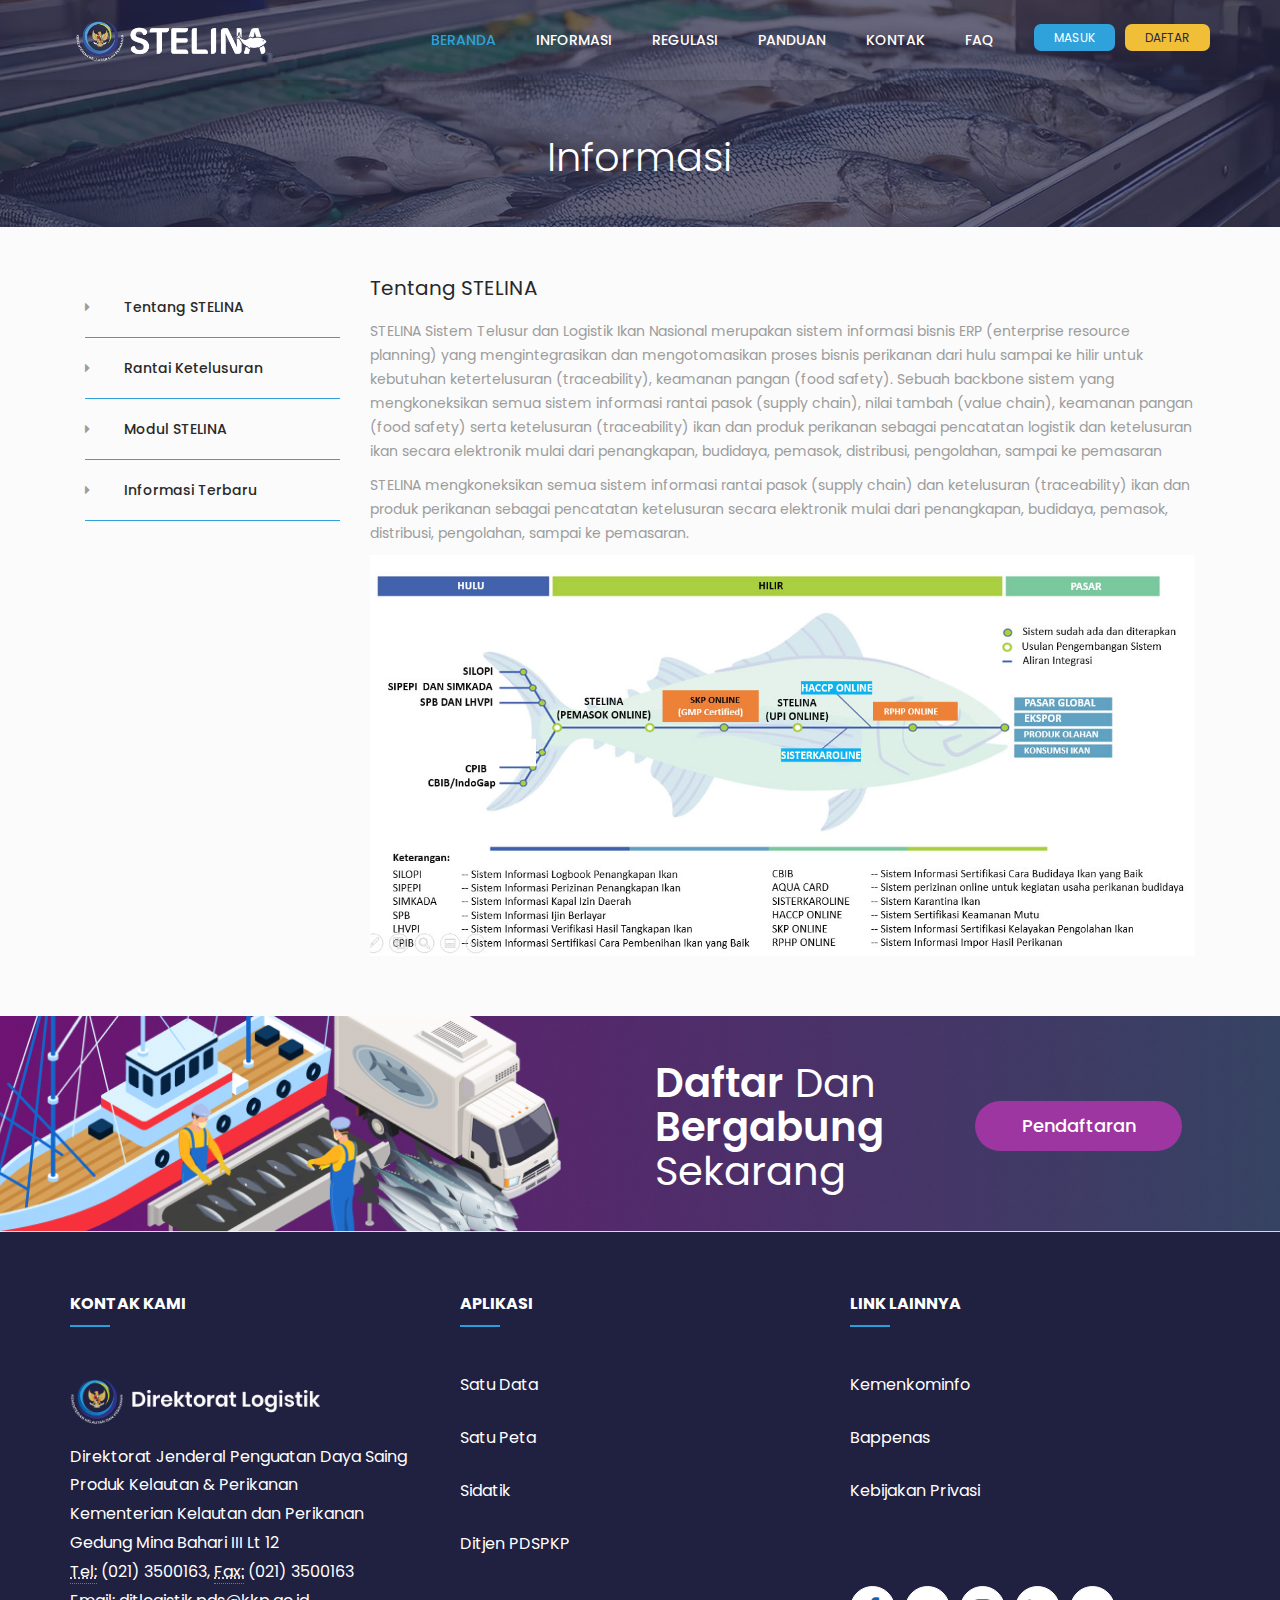
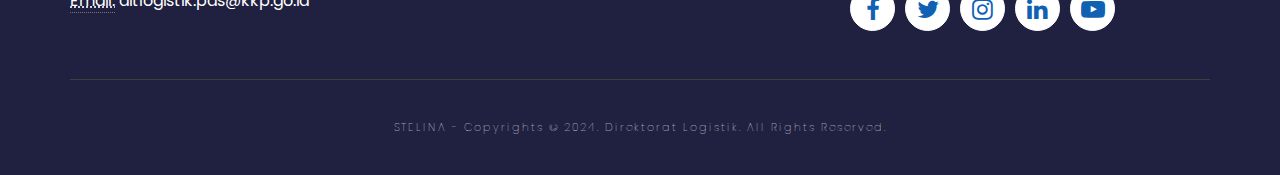
<file: informasi-tentang.html>
<!DOCTYPE html>
<html lang="en">

<head>
    <meta charset="utf-8">
    <meta name="viewport" content="width=device-width, initial-scale=1, shrink-to-fit=no">
    <meta name="description" content="">
    <meta name="author" content="">
    <title>STELINA - KKP</title>
    <!-- Bootstrap core CSS -->
    <link href="assets/css/bootstrap.min.css" rel="stylesheet">
    <!-- Custom styles for this template -->
    <!-- Place favicon.ico in the root directory -->
    <link rel="icon" type="image/png" sizes="16x16" href="assets/images/favicon.png">
    <!-- Font-Awesome -->
    <link rel="stylesheet" href="assets/css/animate.css">
    <link rel="stylesheet" href="assets/css/font-awesome.min.css">
    <!-- Web Fonts -->
    <link href="assets/css/fonts.css" rel="stylesheet">
    <!-- Owl Carousel -->
    <link href="assets/css/owl.theme.default.css" rel="stylesheet">
    <link href="assets/css/owl.carousel.css" rel="stylesheet">
    <!-- Animation Css -->
    <link href="assets/css/animate.css" rel="stylesheet">
    <!-- Magnific Popup Css -->
    <link rel="stylesheet" href="assets/css/magnific-popup.css">
    <!-- Style Css -->
    <link href="assets/css/style.css" rel="stylesheet">
</head>

<body>
    
    <!-- Preloader -->
    <div id="preloader">
        <div id="status">
            <div class="status-mes"></div>
        </div>
    </div>

    <!-- header Start -->
    <header>
        <div class="main_menu_wrapper">
            <nav class="navbar navbar-default">

                <div class="container">
                    <!-- Brand and toggle get grouped for better mobile display -->

                    <div class="navbar-header">
                        <button onclick="location.href='login.html'" class="btn btn-login navbar-toggle log-pos" type="submit">Masuk</button>
                        <button onclick="location.href='register.html'" class="btn btn-daftar navbar-toggle reg-pos" type="submit">Daftar</button>
                        <button type="button" class="navbar-toggle collapsed" aria-expanded="false">
                            <span class="sr-only">Toggle navigation</span>
                            <span class="icon-bar"></span>
                            <span class="icon-bar"></span>
                            <span class="icon-bar"></span>
                        </button>
                        <a class="navbar-brand" href="index.html"><img src="assets/images/s-logo-dark.png" alt=""></a>
                    </div>
                    <!-- Collect the nav links, forms, and other content for toggling -->

                    <div class="collapse navbar-collapse">
                        <ul class="nav navbar-nav navbar-right main-nav">
                            <li class="active"><a href="index.html">Beranda</a></li>
                            <li><a href="informasi-tentang.html">Informasi </a></li>
                            <li><a href="regulasi.html">Regulasi</a></li>
                            <li><a href="panduan.html">Panduan</a></li>
                            <li><a href="kontak.html">Kontak</a></li>
                            <li><a href="faq.html">FAQ</a></li>
                            <li><button onclick="location.href='login.html'" class="btn btn-login" type="submit">Masuk</button></li>
                            <li><button onclick="location.href='register.html'" class="btn btn-daftar" type="submit">Daftar</button></li>
                        </ul>
                    </div>
                    <!-- /.navbar-collapse -->
                </div>
                <!-- /.container -->

            </nav>
        </div>
        <!-- .site-nav -->
        <div class="mobail_menu_main visible-xs">
            <div id="sidebar">
                <h1>Menu</h1>
                <div id="toggle_close">&times;</div>
                <div id='cssmenu'>
                    <ul>
                        <li class="active"><a href="index.html">Beranda</a></li>
                            <li><a href="informasi-tentang.html">Informasi </a></li>
                            <li><a href="regulasi.html">Regulasi</a></li>
                            <li><a href="panduan.html">Panduan</a></li>
                            <li><a href="kontak.html">Kontak</a></li>
                            <li><a href="faq.html">FAQ</a></li>
                    </ul>
                </div>
            </div>
        </div>
    </header>
    <!-- header end -->
    <!-- page_title_section start -->
    <div class="page_title_section">
        <div class="page_title_overlay"></div>
        <div class="page_header">
            <div class="container">
                <div class="row">
                    <!-- section_heading start -->
                    <div class="col-lg-12 col-md-12 col-xs-12 col-sm-12">
                        <h1>Informasi</h1>
                    </div>
                </div>
            </div>
        </div>
    </div>
    <!-- page_title_section end -->


    <!--start content-->
    <div class="main-wrapper">
        <div class="container">
            <div class="row">
                <div class="col-lg-12">
                    <!--sidemenu-->
                    <div class="col-lg-3 col-md-4 col-sm-5 hidden-xs">
                        <div class="sidebar_widget">
                            <div class="archives_wrapper">
                                <ul>
                                    <li>
                                        <a href="informasi-tentang.html">
                                            <i class="fa fa-caret-right" aria-hidden="true"></i> Tentang STELINA
                                        </a>
                                    </li>
                                    <li>
                                        <a href="informasi-rantai.html">
                                            <i class="fa fa-caret-right" aria-hidden="true"></i> Rantai Ketelusuran
                                        </a>
                                    </li>
                                    <li>
                                        <a href="informasi-modul.html">
                                            <i class="fa fa-caret-right" aria-hidden="true"></i> Modul STELINA
                                        </a>
                                    </li>
                                    <li>
                                        <a href="informasi-blog.html">
                                            <i class="fa fa-caret-right" aria-hidden="true"></i> Informasi Terbaru
                                        </a>
                                    </li>
                                </ul>
                            </div>
                        </div>
                    </div>
                    <!--sidemenu on mobile-->
                    <div class="pill-container visible-xs">
                        <div class="pill-nav">
                            <a class="active" href="informasi-tentang.html">Tentang STELINA</a>
                            <a href="informasi-rantai.html">Rantai Ketelusuran</a>
                            <a href="informasi-modul.html">Modul STELINA</a>
                            <a href="informasi-blog.html">Informasi Terbaru</a>
                        </div>
                    </div>
                    <!--sidemenu end-->

                    <!--informasi-->
                    <div class="col-lg-9 col-md-8 col-sm-7 col-xs-12">
                        <h4 class="mb-20">Tentang STELINA</h4>
                        <p>STELINA Sistem Telusur dan Logistik Ikan Nasional merupakan sistem informasi bisnis ERP (enterprise resource
                            planning) yang mengintegrasikan dan mengotomasikan proses bisnis perikanan dari hulu sampai ke hilir untuk 
                            kebutuhan ketertelusuran (traceability), keamanan pangan (food safety). Sebuah backbone sistem yang mengkoneksikan 
                            semua sistem informasi rantai pasok (supply chain), nilai tambah (value chain), keamanan pangan (food safety) serta 
                            ketelusuran (traceability) ikan dan produk perikanan sebagai pencatatan logistik dan ketelusuran ikan secara elektronik 
                            mulai dari penangkapan, budidaya, pemasok, distribusi, pengolahan, sampai ke pemasaran</p>
                        <p>STELINA mengkoneksikan semua sistem informasi rantai pasok (supply chain) dan ketelusuran (traceability) ikan dan produk 
                            perikanan sebagai pencatatan ketelusuran secara elektronik mulai dari penangkapan, budidaya, pemasok, distribusi, pengolahan, 
                            sampai ke pemasaran.</p>
                        <div>
                            <img src="assets/images/stelina-dan-sistem-informasi-kkp.jpg">
                        </div>
                    </div>
                    <!--informasi-->
                </div>
            </div>
        </div>
    </div>
    <!--end content-->


    <!-- DREAMS AREA -->
    <div class="dreams-area mt-0 mb-0">
        <div class="container">
            <div class="row">
                <div class="col-md-3 col-md-offset-6">
                    <div class="dreams-title">
                        <h2>
                        <span>Daftar</span> dan <span><br>Bergabung </span> sekarang</h2>
                    </div>
                </div>
                <!-- // END COL MD 10 -->
                <div class="col-md-3 text-center portfolio-btn drem_btn">
                    <a href="register.html" class="btn">Pendaftaran</a>
                </div>
                <!-- // END COL MD 2 -->
            </div>
            <!-- // END ROW-->
        </div>
        <!-- // END CONTAINER -->
    </div>
    <!-- // END DREAMS AREA -->


    <!--footer section start --> 
    <div class="footer_wrapper">
        <div class="container">
            <div class="section2_wrapper">
                <div class="row">
                    <div class="col-lg-4 col-md-4 col-xs-12 col-sm-6">
                        <div class="widget_5">
                            <h4>Kontak Kami</h4>

                            <div>
                                <img src="assets/images/direktorat.png" style="width: 250px; margin-bottom: 15px;">
                            </div>
                            <address>   
                                Direktorat Jenderal Penguatan Daya Saing Produk Kelautan & Perikanan<br>
                                Kementerian Kelautan dan Perikanan<br>
                                Gedung Mina Bahari III Lt 12<br>
                                <abbr title="Phone">Tel:</abbr> (021) 3500163, <abbr title="Fax">Fax:</abbr> (021) 3500163<br>
                                <abbr title="Email">Email:</abbr> <a href="mailto:ditlogistik.pds@kkp.go.id">ditlogistik.pds@kkp.go.id</a>
                              </address>
                        </div>
                    </div>
                    <div class="col-lg-4 col-md-4 col-xs-12 col-sm-6">
                        <div class="widget_6">
                            <h4>Aplikasi</h4>
                            <ul>
                                <li><a href="https://satudata.kkp.go.id/" target="_blank">Satu Data</a>
                                </li>
                                <li><a href="#" target="_blank">Satu Peta</a>
                                </li>
                                <li><a href="#" target="_blank">Sidatik</a>
                                </li>
                                <li><a href="https://kkp.go.id/djpdspkp" target="_blank">Ditjen PDSPKP</a>
                                </li>
                            </ul>
                        </div>
                    </div>
                    <div class="col-lg-4 col-md-4 col-xs-12 col-sm-6">
                        <div class="widget_7">
                            <h4>Link Lainnya</h4>
                            <ul>
                                <li><a href="#">Kemenkominfo</a>
                                </li>
                                <li><a href="#">Bappenas</a>
                                </li>
                                <li><a href="#">Kebijakan Privasi</a>
                                </li>
                                <li>&nbsp;
                                </li>
                            </ul>
                        </div>
                        <div>
                            <ul class="social_icons">
                                <li><a href="#"><i class="fa fa-facebook"></i></a>
                                </li>
                                <li><a href="#"><i class="fa fa-twitter"></i></a>
                                </li>
                                <li> <a href="#"><i class="fa fa-instagram" aria-hidden="true"></i> </a> 
                                </li>
                                <li><a href="#"><i class="fa fa-linkedin"></i></a>
                                </li>
                                <li><a href="#"><i class="fa fa-youtube-play"></i></a>
                                </li>
                            </ul>
                        </div>
                    </div>
                </div>
            </div>
        </div>
        <div class="section2_bottom">
            <div class="container">
                <div class="row">
                    <div class="col-lg-12 text-center copyright-text">
                        STELINA - Copyrights © 2024. Direktorat Logistik. All Rights Reserved.
                    </div>
                </div>
            </div>
        </div>
    </div>
    <div class="close_wrapper">
    </div>

    <!--footer section end-->

    <!-- Bootstrap core JavaScript
         ================================================== -->
    <!-- Placed at the end of the document so the pages load faster -->

    <!-- Bootstrap js -->
    <script src="assets/js/jquery.min.js"></script>
    <script src="assets/js/bootstrap.min.js"></script>
    <script src="assets/js/wow.min.js"></script>
    <!-- Owl Carousel js -->
    <script src="assets/js/owl.carousel.js"></script>
    <!-- Magnific Popup js -->
    <script src="assets/js/jquery.magnific-popup.js"></script>
    <!-- Portfolio Filter js -->
    <script src="assets/js/jquery.shuffle.min.js"></script>
    <script src="assets/js/jquery.inview.min.js"></script>
    <!-- Counter js -->
    <script src="assets/js/jquery.easypiechart.min.js"></script>
    <!-- Custom js -->
    <script src="assets/js/custom.js"></script>



</body>

</html>
</file>
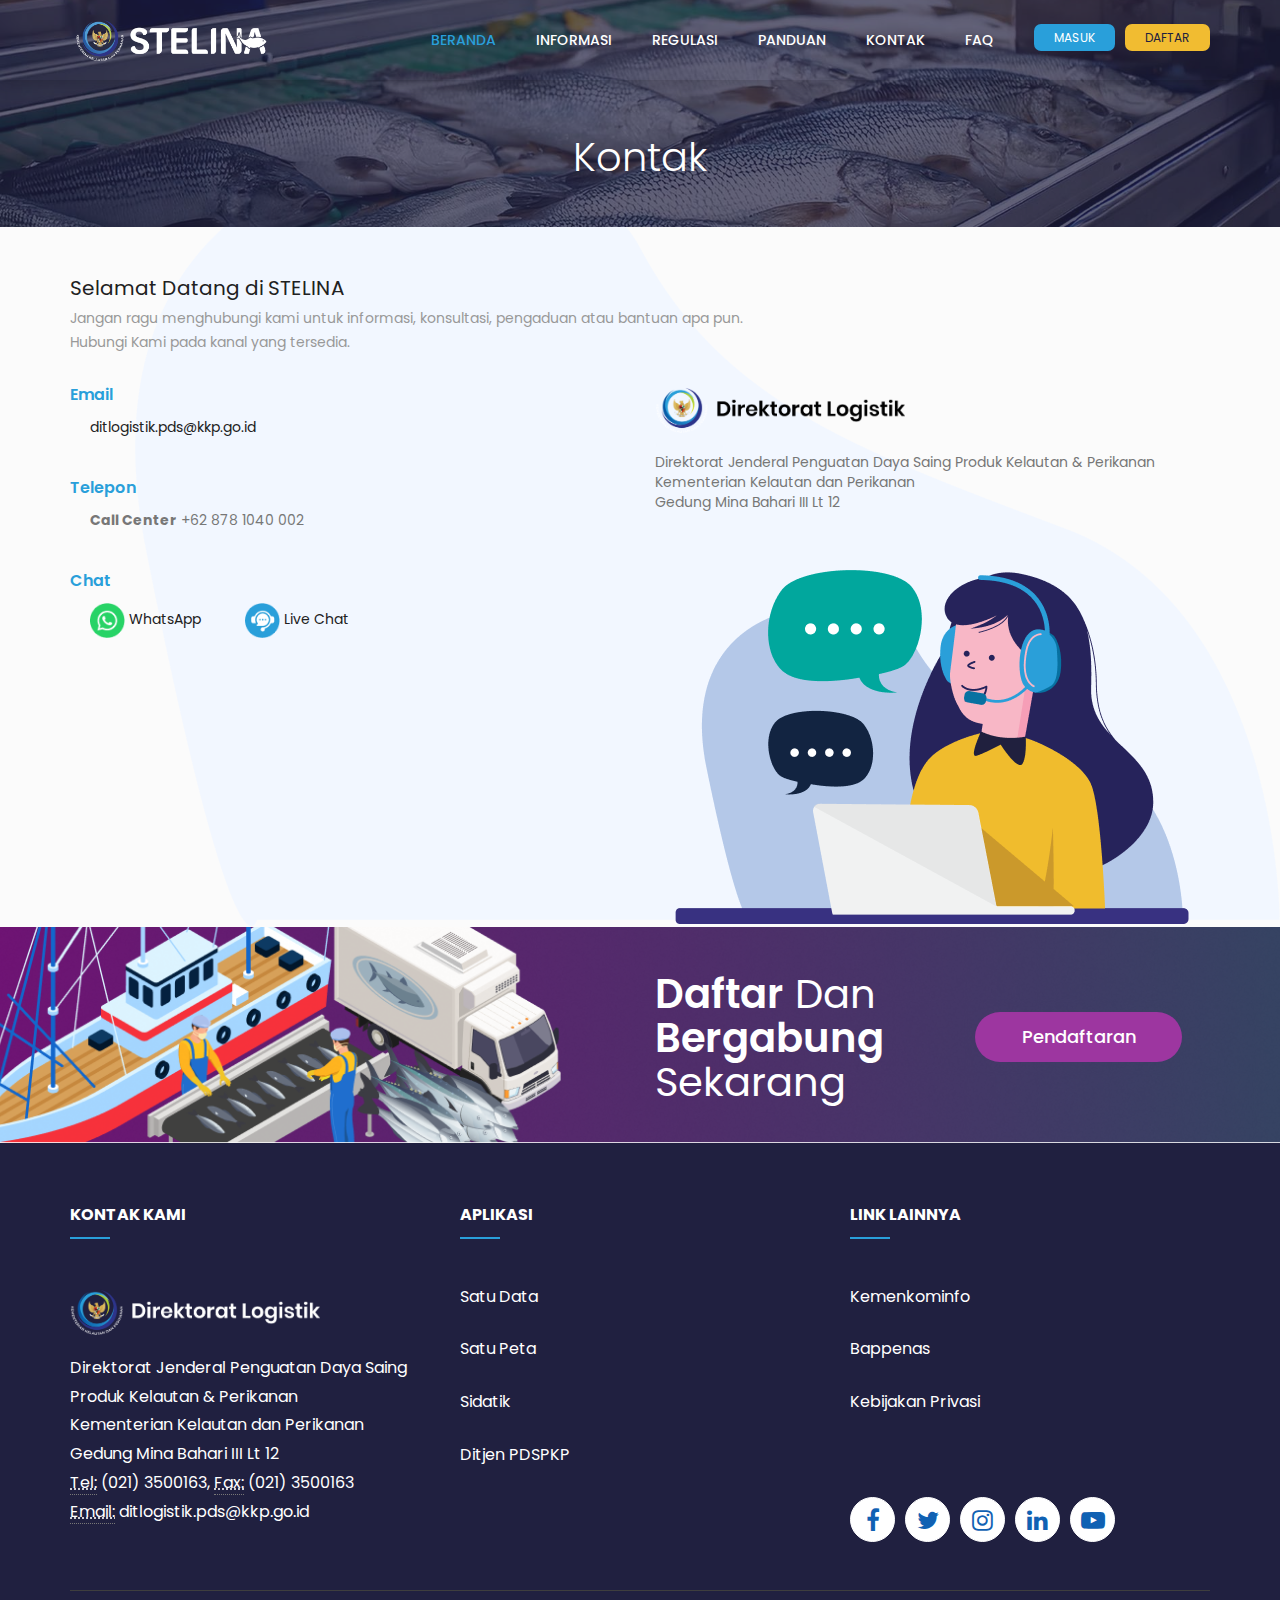
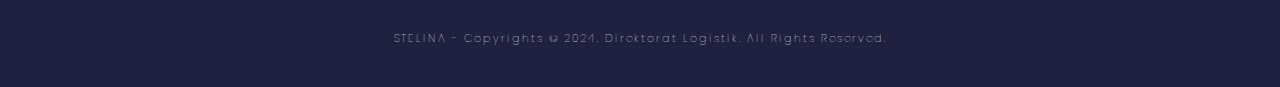
<file: kontak.html>
<!DOCTYPE html>
<html lang="en">

<head>
    <meta charset="utf-8">
    <meta name="viewport" content="width=device-width, initial-scale=1, shrink-to-fit=no">
    <meta name="description" content="">
    <meta name="author" content="">
    <title>STELINA - KKP</title>
    <!-- Bootstrap core CSS -->
    <link href="assets/css/bootstrap.min.css" rel="stylesheet">
    <!-- Custom styles for this template -->
    <!-- Place favicon.ico in the root directory -->
    <link rel="icon" type="image/png" sizes="16x16" href="assets/images/favicon.png">
    <!-- Font-Awesome -->
    <link rel="stylesheet" href="assets/css/animate.css">
    <link rel="stylesheet" href="assets/css/font-awesome.min.css">
    <!-- Web Fonts -->
    <link href="assets/css/fonts.css" rel="stylesheet">
    <!-- Owl Carousel -->
    <link href="assets/css/owl.theme.default.css" rel="stylesheet">
    <link href="assets/css/owl.carousel.css" rel="stylesheet">
    <!-- Animation Css -->
    <link href="assets/css/animate.css" rel="stylesheet">
    <!-- Magnific Popup Css -->
    <link rel="stylesheet" href="assets/css/magnific-popup.css">
    <!-- Style Css -->
    <link href="assets/css/style.css" rel="stylesheet">
</head>

<body>
    
    <!-- Preloader -->
    <div id="preloader">
        <div id="status">
            <div class="status-mes"></div>
        </div>
    </div>

    <!-- header Start -->
    <header>
        <div class="main_menu_wrapper">
            <nav class="navbar navbar-default">

                <div class="container">
                    <!-- Brand and toggle get grouped for better mobile display -->

                    <div class="navbar-header">
                        <button onclick="location.href='login.html'" class="btn btn-login navbar-toggle log-pos" type="submit">Masuk</button>
                        <button onclick="location.href='register.html'" class="btn btn-daftar navbar-toggle reg-pos" type="submit">Daftar</button>
                        <button type="button" class="navbar-toggle collapsed" aria-expanded="false">
                            <span class="sr-only">Toggle navigation</span>
                            <span class="icon-bar"></span>
                            <span class="icon-bar"></span>
                            <span class="icon-bar"></span>
                        </button>
                        <a class="navbar-brand" href="index.html"><img src="assets/images/s-logo-dark.png" alt=""></a>
                    </div>
                    <!-- Collect the nav links, forms, and other content for toggling -->

                    <div class="collapse navbar-collapse">
                        <ul class="nav navbar-nav navbar-right main-nav">
                            <li class="active"><a href="index.html">Beranda</a></li>
                            <li><a href="informasi-tentang.html">Informasi </a></li>
                            <li><a href="regulasi.html">Regulasi</a></li>
                            <li><a href="panduan.html">Panduan</a></li>
                            <li><a href="kontak.html">Kontak</a></li>
                            <li><a href="faq.html">FAQ</a></li>
                            <li><button onclick="location.href='login.html'" class="btn btn-login" type="submit">Masuk</button></li>
                            <li><button onclick="location.href='register.html'" class="btn btn-daftar" type="submit">Daftar</button></li>
                        </ul>
                    </div>
                    <!-- /.navbar-collapse -->
                </div>
                <!-- /.container -->

            </nav>
        </div>
        <!-- .site-nav -->
        <div class="mobail_menu_main visible-xs">
            <div id="sidebar">
                <h1>Menu</h1>
                <div id="toggle_close">&times;</div>
                <div id='cssmenu'>
                    <ul>
                        <li class="active"><a href="index.html">Beranda</a></li>
                            <li><a href="informasi-tentang.html">Informasi </a></li>
                            <li><a href="regulasi.html">Regulasi</a></li>
                            <li><a href="panduan.html">Panduan</a></li>
                            <li><a href="kontak.html">Kontak</a></li>
                            <li><a href="faq.html">FAQ</a></li>
                    </ul>
                </div>
            </div>
        </div>
    </header>
    <!-- header end -->
    <!-- page_title_section start -->
    <div class="page_title_section">
        <div class="page_title_overlay"></div>
        <div class="page_header">
            <div class="container">
                <div class="row">
                    <!-- section_heading start -->
                    <div class="col-lg-12 col-md-12 col-xs-12 col-sm-12">
                        <h1>Kontak</h1>
                    </div>
                </div>
            </div>
        </div>
    </div>
    <!-- page_title_section end -->


    <!--start content-->
    <div class="main-wrapper bgkontak">
        <div class="container">
            <div class="row">
                <div class="col-lg-12 mb-20">
                    <h4>Selamat Datang di STELINA</h4>
                    <p>Jangan ragu menghubungi kami untuk informasi, konsultasi, pengaduan atau bantuan apa pun.<br>
                        Hubungi Kami pada kanal yang tersedia.</p>
                </div>
                <div class="col-lg-6">
                    <div class="mb-40">
                        <span class="label-kontak">Email</span>
                        <span class="ml-20"><a href="mailto:ditlogistik.pds@kkp.go.id">ditlogistik.pds@kkp.go.id</a></span>
                    </div>
                    <div class="mb-40">
                        <span class="label-kontak">Telepon</span>
                        <span class="ml-20"><strong>Call Center</strong> +62 878 1040 002</span>
                    </div>
                    <div class="mb-40">
                        <span class="label-kontak">Chat</span>
                        <span class="ml-20">
                            <a href="#"> <img src="assets/images/wa-logo.png" style="width: 35px;"> WhatsApp</a>
                            <a href="#"> <img src="assets/images/live-chat-contact.png" style="width: 35px; margin-left: 40px;"> Live Chat </a>
                        </span>
                    </div>
                </div>
                <div class="col-lg-6">
                    <div>
                        <img src="assets/images/direktorat-dark.png" style="width: 250px; margin-bottom: 15px;">
                    </div>
                    <address>   
                        Direktorat Jenderal Penguatan Daya Saing Produk Kelautan & Perikanan<br>
                        Kementerian Kelautan dan Perikanan<br>
                        Gedung Mina Bahari III Lt 12
                      </address>  
                </div>
            </div>
        </div>
    </div>
    <!--end content-->


    <!-- DREAMS AREA -->
    <div class="dreams-area mt-0 mb-0">
        <div class="container">
            <div class="row">
                <div class="col-md-3 col-md-offset-6">
                    <div class="dreams-title">
                        <h2>
                        <span>Daftar</span> dan <span><br>Bergabung </span> sekarang</h2>
                    </div>
                </div>
                <!-- // END COL MD 10 -->
                <div class="col-md-3 text-center portfolio-btn drem_btn">
                    <a href="register.html" class="btn">Pendaftaran</a>
                </div>
                <!-- // END COL MD 2 -->
            </div>
            <!-- // END ROW-->
        </div>
        <!-- // END CONTAINER -->
    </div>
    <!-- // END DREAMS AREA -->


    <!--footer section start --> 
    <div class="footer_wrapper">
        <div class="container">
            <div class="section2_wrapper">
                <div class="row">
                    <div class="col-lg-4 col-md-4 col-xs-12 col-sm-6">
                        <div class="widget_5">
                            <h4>Kontak Kami</h4>

                            <div>
                                <img src="assets/images/direktorat.png" style="width: 250px; margin-bottom: 15px;">
                            </div>
                            <address>   
                                Direktorat Jenderal Penguatan Daya Saing Produk Kelautan & Perikanan<br>
                                Kementerian Kelautan dan Perikanan<br>
                                Gedung Mina Bahari III Lt 12<br>
                                <abbr title="Phone">Tel:</abbr> (021) 3500163, <abbr title="Fax">Fax:</abbr> (021) 3500163<br>
                                <abbr title="Email">Email:</abbr> <a href="mailto:ditlogistik.pds@kkp.go.id">ditlogistik.pds@kkp.go.id</a>
                              </address>
                        </div>
                    </div>
                    <div class="col-lg-4 col-md-4 col-xs-12 col-sm-6">
                        <div class="widget_6">
                            <h4>Aplikasi</h4>
                            <ul>
                                <li><a href="https://satudata.kkp.go.id/" target="_blank">Satu Data</a>
                                </li>
                                <li><a href="#" target="_blank">Satu Peta</a>
                                </li>
                                <li><a href="#" target="_blank">Sidatik</a>
                                </li>
                                <li><a href="https://kkp.go.id/djpdspkp" target="_blank">Ditjen PDSPKP</a>
                                </li>
                            </ul>
                        </div>
                    </div>
                    <div class="col-lg-4 col-md-4 col-xs-12 col-sm-6">
                        <div class="widget_7">
                            <h4>Link Lainnya</h4>
                            <ul>
                                <li><a href="#">Kemenkominfo</a>
                                </li>
                                <li><a href="#">Bappenas</a>
                                </li>
                                <li><a href="#">Kebijakan Privasi</a>
                                </li>
                                <li>&nbsp;
                                </li>
                            </ul>
                        </div>
                        <div>
                            <ul class="social_icons">
                                <li><a href="#"><i class="fa fa-facebook"></i></a>
                                </li>
                                <li><a href="#"><i class="fa fa-twitter"></i></a>
                                </li>
                                <li> <a href="#"><i class="fa fa-instagram" aria-hidden="true"></i> </a> 
                                </li>
                                <li><a href="#"><i class="fa fa-linkedin"></i></a>
                                </li>
                                <li><a href="#"><i class="fa fa-youtube-play"></i></a>
                                </li>
                            </ul>
                        </div>
                    </div>
                </div>
            </div>
        </div>
        <div class="section2_bottom">
            <div class="container">
                <div class="row">
                    <div class="col-lg-12 text-center copyright-text">
                        STELINA - Copyrights © 2024. Direktorat Logistik. All Rights Reserved.
                    </div>
                </div>
            </div>
        </div>
    </div>
    <div class="close_wrapper">
    </div>

    <!--footer section end-->

    <!-- Bootstrap core JavaScript
         ================================================== -->
    <!-- Placed at the end of the document so the pages load faster -->

    <!-- Bootstrap js -->
    <script src="assets/js/jquery.min.js"></script>
    <script src="assets/js/bootstrap.min.js"></script>
    <script src="assets/js/wow.min.js"></script>
    <!-- Owl Carousel js -->
    <script src="assets/js/owl.carousel.js"></script>
    <!-- Magnific Popup js -->
    <script src="assets/js/jquery.magnific-popup.js"></script>
    <!-- Portfolio Filter js -->
    <script src="assets/js/jquery.shuffle.min.js"></script>
    <script src="assets/js/jquery.inview.min.js"></script>
    <!-- Counter js -->
    <script src="assets/js/jquery.easypiechart.min.js"></script>
    <!-- Custom js -->
    <script src="assets/js/custom.js"></script>



</body>

</html>
</file>
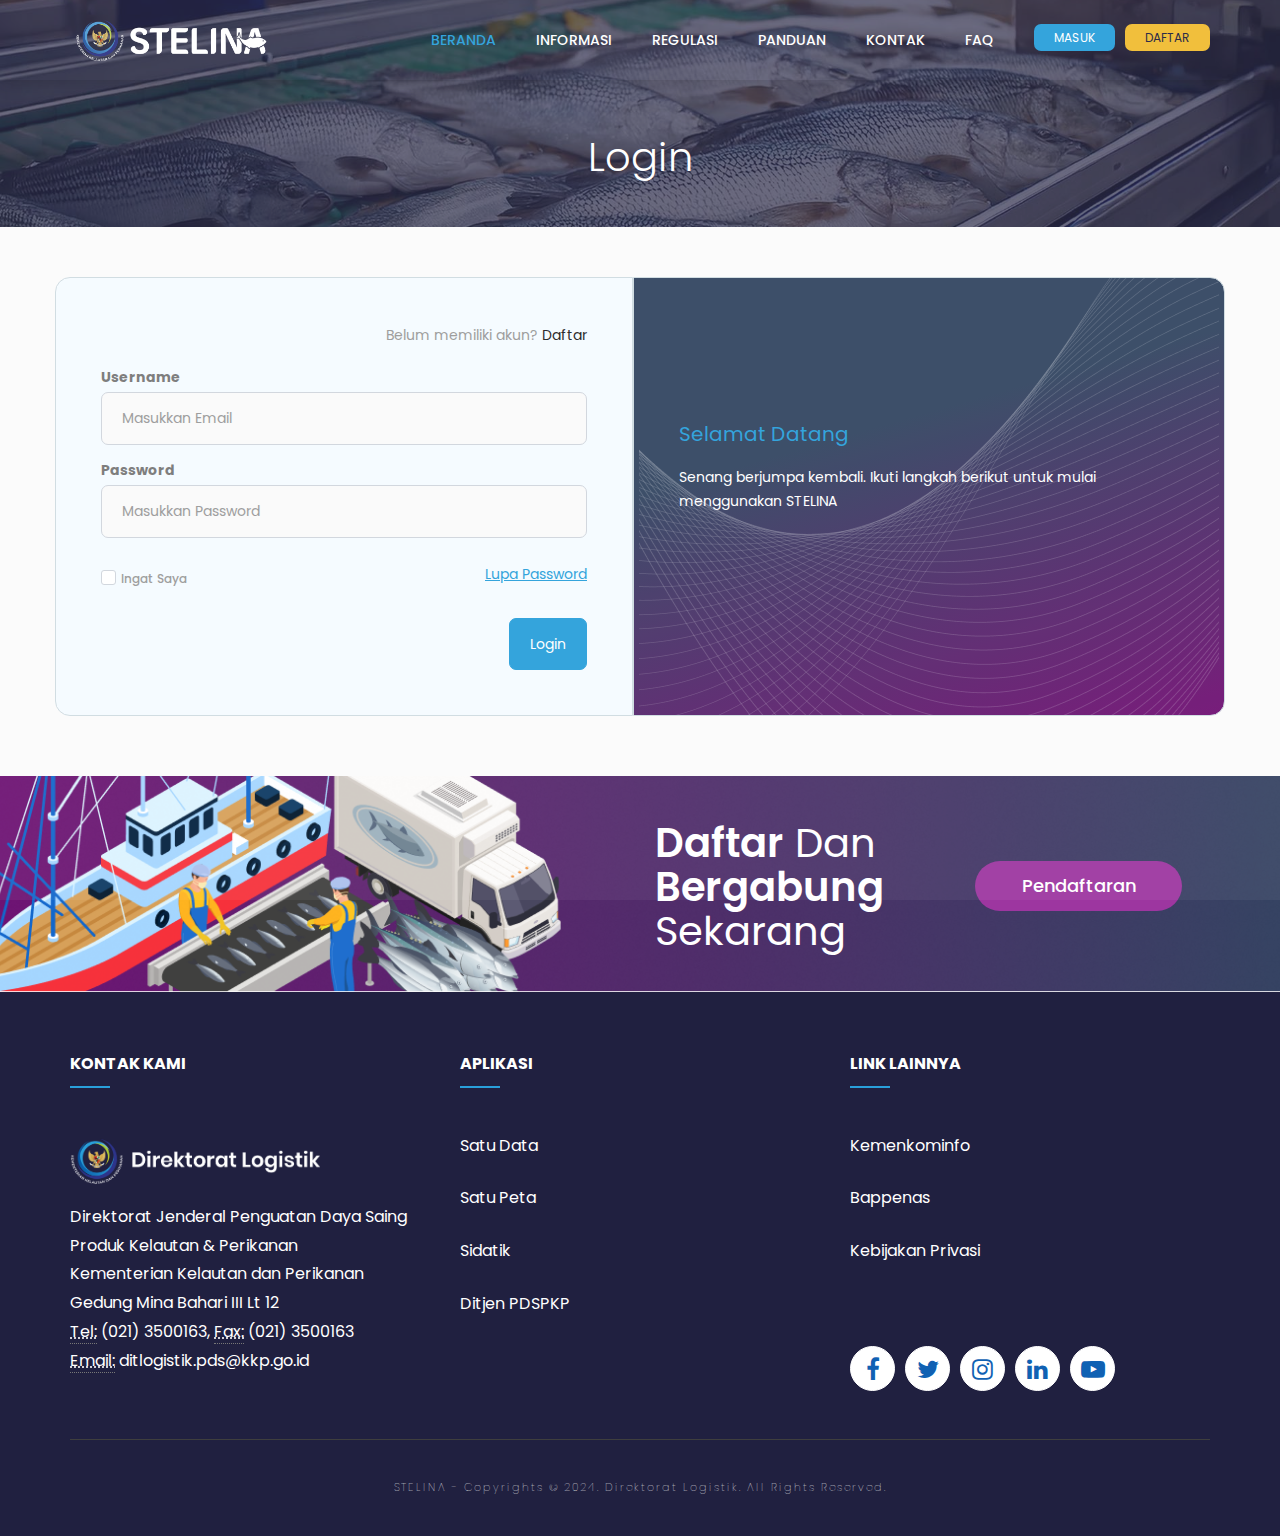
<file: login.html>
<!DOCTYPE html>
<html lang="en">

<head>
    <meta charset="utf-8">
    <meta name="viewport" content="width=device-width, initial-scale=1, shrink-to-fit=no">
    <meta name="description" content="">
    <meta name="author" content="">
    <title>STELINA - KKP</title>
    <!-- Bootstrap core CSS -->
    <link href="assets/css/bootstrap.min.css" rel="stylesheet">
    <!-- Custom styles for this template -->
    <!-- Place favicon.ico in the root directory -->
    <link rel="icon" type="image/png" sizes="16x16" href="assets/images/favicon.png">
    <!-- Font-Awesome -->
    <link rel="stylesheet" href="assets/css/animate.css">
    <link rel="stylesheet" href="assets/css/font-awesome.min.css">
    <!-- Web Fonts -->
    <link href="assets/css/fonts.css" rel="stylesheet">
    <!-- Owl Carousel -->
    <link href="assets/css/owl.theme.default.css" rel="stylesheet">
    <link href="assets/css/owl.carousel.css" rel="stylesheet">
    <!-- Animation Css -->
    <link href="assets/css/animate.css" rel="stylesheet">
    <!-- Magnific Popup Css -->
    <link rel="stylesheet" href="assets/css/magnific-popup.css">
    <!-- Style Css -->
    <link href="assets/css/style.css" rel="stylesheet">
</head>

<body>
    
    <!-- Preloader -->
    <div id="preloader">
        <div id="status">
            <div class="status-mes"></div>
        </div>
    </div>

    <!-- header Start -->
    <header>
        <div class="main_menu_wrapper">
            <nav class="navbar navbar-default">

                <div class="container">
                    <!-- Brand and toggle get grouped for better mobile display -->

                    <div class="navbar-header">
                        <button onclick="location.href='login.html'" class="btn btn-login navbar-toggle log-pos" type="submit">Masuk</button>
                        <button onclick="location.href='register.html'" class="btn btn-daftar navbar-toggle reg-pos" type="submit">Daftar</button>
                        <button type="button" class="navbar-toggle collapsed" aria-expanded="false">
                            <span class="sr-only">Toggle navigation</span>
                            <span class="icon-bar"></span>
                            <span class="icon-bar"></span>
                            <span class="icon-bar"></span>
                        </button>
                        <a class="navbar-brand" href="index.html"><img src="assets/images/s-logo-dark.png" alt=""></a>
                    </div>
                    <!-- Collect the nav links, forms, and other content for toggling -->

                    <div class="collapse navbar-collapse">
                        <ul class="nav navbar-nav navbar-right main-nav">
                            <li class="active"><a href="index.html">Beranda</a></li>
                            <li><a href="informasi-tentang.html">Informasi </a></li>
                            <li><a href="regulasi.html">Regulasi</a></li>
                            <li><a href="panduan.html">Panduan</a></li>
                            <li><a href="kontak.html">Kontak</a></li>
                            <li><a href="faq.html">FAQ</a></li>
                            <li><button onclick="location.href='login.html'" class="btn btn-login" type="submit">Masuk</button></li>
                            <li><button onclick="location.href='register.html'" class="btn btn-daftar" type="submit">Daftar</button></li>
                        </ul>
                    </div>
                    <!-- /.navbar-collapse -->
                </div>
                <!-- /.container -->

            </nav>
        </div>
        <!-- .site-nav -->
        <div class="mobail_menu_main visible-xs">
            <div id="sidebar">
                <h1>Menu</h1>
                <div id="toggle_close">&times;</div>
                <div id='cssmenu'>
                    <ul>
                        <li class="active"><a href="index.html">Beranda</a></li>
                            <li><a href="informasi-tentang.html">Informasi </a></li>
                            <li><a href="regulasi.html">Regulasi</a></li>
                            <li><a href="panduan.html">Panduan</a></li>
                            <li><a href="kontak.html">Kontak</a></li>
                            <li><a href="faq.html">FAQ</a></li>
                    </ul>
                </div>
            </div>
        </div>
    </header>
    <!-- header end -->
    <!-- page_title_section start -->
    <div class="page_title_section">
        <div class="page_title_overlay"></div>
        <div class="page_header">
            <div class="container">
                <div class="row">
                    <!-- section_heading start -->
                    <div class="col-lg-12 col-md-12 col-xs-12 col-sm-12">
                        <h1>Login</h1>
                    </div>
                </div>
            </div>
        </div>
    </div>
    <!-- page_title_section end -->


    <!--start content-->
    <div class="main-wrapper">
        <div class="container">
            <div class="row">
                
                <div class="login-box">
                    <!--login-form-->
                    <div class="box-login-left">
                        <!-- login_wrapper -->
						<div class="login_wrapper">
                            <div class="login_message">
								<p>Belum memiliki akun? <a href="#"> Daftar </a> </p>
							</div>
							<div class="formsix-pos">
								<div class="form-group i-email">
                                    <label>Username</label>
									<input type="email" class="form-control" required="" id="email2" placeholder="Masukkan Email">
								</div>
							</div>
							<div class="formsix-e">
								<div class="form-group i-password">
                                    <label>Password</label>
									<input type="password" class="form-control" required="" id="password2" placeholder="Masukkan Password">
								</div>
							</div>
							<div class="login_remember_box">
								<label class="control control--checkbox">Ingat Saya
									<input type="checkbox">
									<span class="control__indicator"></span>
								</label>
								<a href="#" class="forget_password">
									Lupa Password
								</a>
							</div>
							<div class="login_btn_wrapper">
								<a href="#" class="btn btn-primary login_btn"> Login </a>
							</div>
						</div>
						<!-- /.login_wrapper-->
                    </div>
                <!--login desc-->
                

                    <div class="box-login-right">
                        <div class="login-word">
                            <h3>Selamat Datang</h3>
                            <p>Senang berjumpa kembali. Ikuti langkah berikut untuk mulai menggunakan STELINA</p>

                        </div>
                    </div>

                </div>

            </div>
        </div>
    </div>
    <!--end content-->


    <!-- DREAMS AREA -->
    <div class="dreams-area mt-0 mb-0">
        <div class="container">
            <div class="row">
                <div class="col-md-3 col-md-offset-6">
                    <div class="dreams-title">
                        <h2>
                        <span>Daftar</span> dan <span><br>Bergabung </span> sekarang</h2>
                    </div>
                </div>
                <!-- // END COL MD 10 -->
                <div class="col-md-3 text-center portfolio-btn drem_btn">
                    <a href="register.html" class="btn">Pendaftaran</a>
                </div>
                <!-- // END COL MD 2 -->
            </div>
            <!-- // END ROW-->
        </div>
        <!-- // END CONTAINER -->
    </div>
    <!-- // END DREAMS AREA -->


    <!--footer section start --> 
    <div class="footer_wrapper">
        <div class="container">
            <div class="section2_wrapper">
                <div class="row">
                    <div class="col-lg-4 col-md-4 col-xs-12 col-sm-6">
                        <div class="widget_5">
                            <h4>Kontak Kami</h4>

                            <div>
                                <img src="assets/images/direktorat.png" style="width: 250px; margin-bottom: 15px;">
                            </div>
                            <address>   
                                Direktorat Jenderal Penguatan Daya Saing Produk Kelautan & Perikanan<br>
                                Kementerian Kelautan dan Perikanan<br>
                                Gedung Mina Bahari III Lt 12<br>
                                <abbr title="Phone">Tel:</abbr> (021) 3500163, <abbr title="Fax">Fax:</abbr> (021) 3500163<br>
                                <abbr title="Email">Email:</abbr> <a href="mailto:ditlogistik.pds@kkp.go.id">ditlogistik.pds@kkp.go.id</a>
                              </address>
                        </div>
                    </div>
                    <div class="col-lg-4 col-md-4 col-xs-12 col-sm-6">
                        <div class="widget_6">
                            <h4>Aplikasi</h4>
                            <ul>
                                <li><a href="https://satudata.kkp.go.id/" target="_blank">Satu Data</a>
                                </li>
                                <li><a href="#" target="_blank">Satu Peta</a>
                                </li>
                                <li><a href="#" target="_blank">Sidatik</a>
                                </li>
                                <li><a href="https://kkp.go.id/djpdspkp" target="_blank">Ditjen PDSPKP</a>
                                </li>
                            </ul>
                        </div>
                    </div>
                    <div class="col-lg-4 col-md-4 col-xs-12 col-sm-6">
                        <div class="widget_7">
                            <h4>Link Lainnya</h4>
                            <ul>
                                <li><a href="#">Kemenkominfo</a>
                                </li>
                                <li><a href="#">Bappenas</a>
                                </li>
                                <li><a href="#">Kebijakan Privasi</a>
                                </li>
                                <li>&nbsp;
                                </li>
                            </ul>
                        </div>
                        <div>
                            <ul class="social_icons">
                                <li><a href="#"><i class="fa fa-facebook"></i></a>
                                </li>
                                <li><a href="#"><i class="fa fa-twitter"></i></a>
                                </li>
                                <li> <a href="#"><i class="fa fa-instagram" aria-hidden="true"></i> </a> 
                                </li>
                                <li><a href="#"><i class="fa fa-linkedin"></i></a>
                                </li>
                                <li><a href="#"><i class="fa fa-youtube-play"></i></a>
                                </li>
                            </ul>
                        </div>
                    </div>
                </div>
            </div>
        </div>
        <div class="section2_bottom">
            <div class="container">
                <div class="row">
                    <div class="col-lg-12 text-center copyright-text">
                        STELINA - Copyrights © 2024. Direktorat Logistik. All Rights Reserved.
                    </div>
                </div>
            </div>
        </div>
    </div>
    <div class="close_wrapper">
    </div>

    <!--footer section end-->

    <!-- Bootstrap core JavaScript
         ================================================== -->
    <!-- Placed at the end of the document so the pages load faster -->

    <!-- Bootstrap js -->
    <script src="assets/js/jquery.min.js"></script>
    <script src="assets/js/bootstrap.min.js"></script>
    <script src="assets/js/wow.min.js"></script>
    <!-- Owl Carousel js -->
    <script src="assets/js/owl.carousel.js"></script>
    <!-- Magnific Popup js -->
    <script src="assets/js/jquery.magnific-popup.js"></script>
    <!-- Portfolio Filter js -->
    <script src="assets/js/jquery.shuffle.min.js"></script>
    <script src="assets/js/jquery.inview.min.js"></script>
    <!-- Counter js -->
    <script src="assets/js/jquery.easypiechart.min.js"></script>
    <!-- Custom js -->
    <script src="assets/js/custom.js"></script>



</body>

</html>
</file>
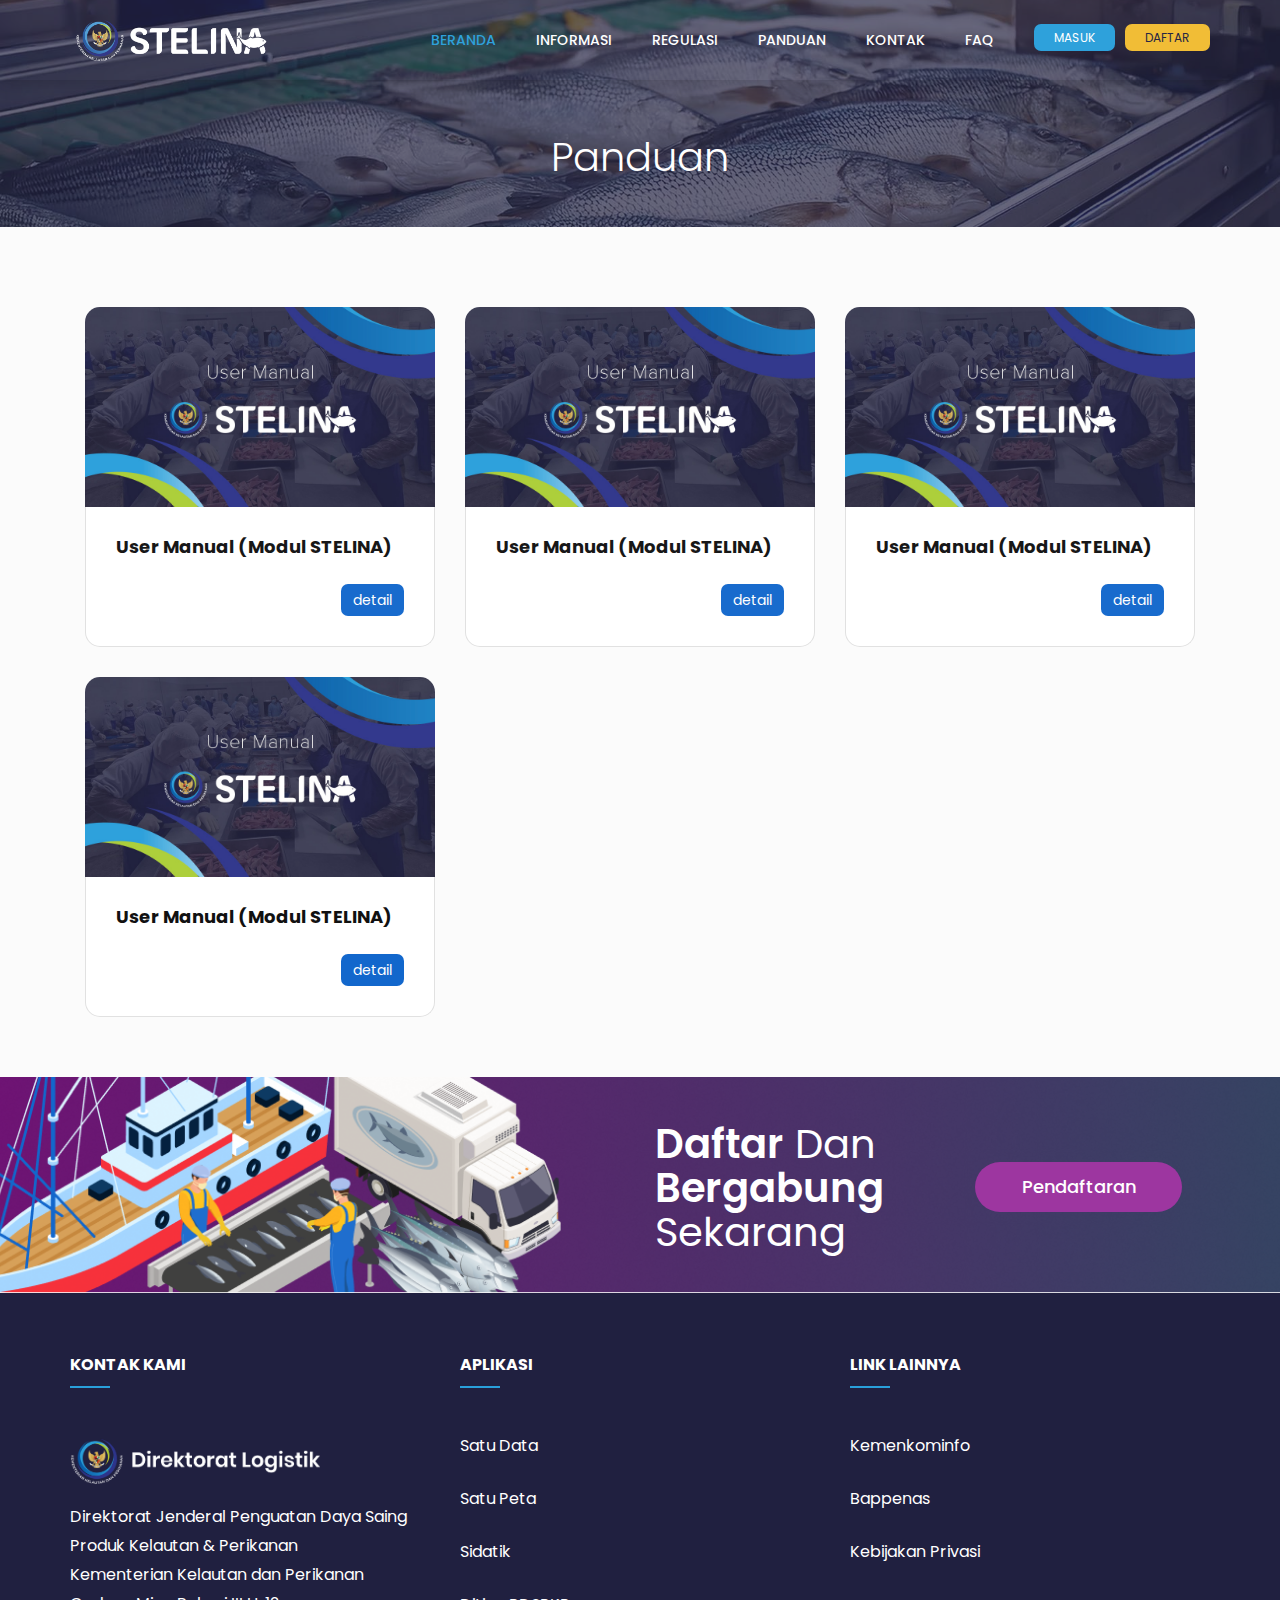
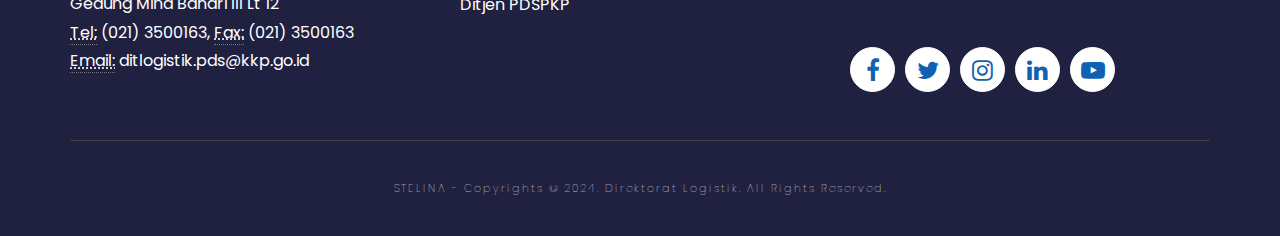
<file: panduan.html>
<!DOCTYPE html>
<html lang="en">

<head>
    <meta charset="utf-8">
    <meta name="viewport" content="width=device-width, initial-scale=1, shrink-to-fit=no">
    <meta name="description" content="">
    <meta name="author" content="">
    <title>STELINA - KKP</title>
    <!-- Bootstrap core CSS -->
    <link href="assets/css/bootstrap.min.css" rel="stylesheet">
    <!-- Custom styles for this template -->
    <!-- Place favicon.ico in the root directory -->
    <link rel="icon" type="image/png" sizes="16x16" href="assets/images/favicon.png">
    <!-- Font-Awesome -->
    <link rel="stylesheet" href="assets/css/animate.css">
    <link rel="stylesheet" href="assets/css/font-awesome.min.css">
    <!-- Web Fonts -->
    <link href="assets/css/fonts.css" rel="stylesheet">
    <!-- Owl Carousel -->
    <link href="assets/css/owl.theme.default.css" rel="stylesheet">
    <link href="assets/css/owl.carousel.css" rel="stylesheet">
    <!-- Animation Css -->
    <link href="assets/css/animate.css" rel="stylesheet">
    <!-- Magnific Popup Css -->
    <link rel="stylesheet" href="assets/css/magnific-popup.css">
    <!-- Style Css -->
    <link href="assets/css/style.css" rel="stylesheet">
    <!--portofolio-->
    <link href="assets/css/portfolio_grid_style_3.css" rel="stylesheet">
</head>

<body>
    
    <!-- Preloader -->
    <div id="preloader">
        <div id="status">
            <div class="status-mes"></div>
        </div>
    </div>

    <!-- header Start -->
    <header>
        <div class="main_menu_wrapper">
            <nav class="navbar navbar-default">

                <div class="container">
                    <!-- Brand and toggle get grouped for better mobile display -->

                    <div class="navbar-header">
                        <button onclick="location.href='login.html'" class="btn btn-login navbar-toggle log-pos" type="submit">Masuk</button>
                        <button onclick="location.href='register.html'" class="btn btn-daftar navbar-toggle reg-pos" type="submit">Daftar</button>
                        <button type="button" class="navbar-toggle collapsed" aria-expanded="false">
                            <span class="sr-only">Toggle navigation</span>
                            <span class="icon-bar"></span>
                            <span class="icon-bar"></span>
                            <span class="icon-bar"></span>
                        </button>
                        <a class="navbar-brand" href="index.html"><img src="assets/images/s-logo-dark.png" alt=""></a>
                    </div>
                    <!-- Collect the nav links, forms, and other content for toggling -->

                    <div class="collapse navbar-collapse">
                        <ul class="nav navbar-nav navbar-right main-nav">
                            <li class="active"><a href="index.html">Beranda</a></li>
                            <li><a href="informasi-tentang.html">Informasi </a></li>
                            <li><a href="regulasi.html">Regulasi</a></li>
                            <li><a href="panduan.html">Panduan</a></li>
                            <li><a href="kontak.html">Kontak</a></li>
                            <li><a href="faq.html">FAQ</a></li>
                            <li><button onclick="location.href='login.html'" class="btn btn-login" type="submit">Masuk</button></li>
                            <li><button onclick="location.href='register.html'" class="btn btn-daftar" type="submit">Daftar</button></li>
                        </ul>
                    </div>
                    <!-- /.navbar-collapse -->
                </div>
                <!-- /.container -->

            </nav>
        </div>
        <!-- .site-nav -->
        <div class="mobail_menu_main visible-xs">
            <div id="sidebar">
                <h1>Menu</h1>
                <div id="toggle_close">&times;</div>
                <div id='cssmenu'>
                    <ul>
                        <li class="active"><a href="index.html">Beranda</a></li>
                            <li><a href="informasi-tentang.html">Informasi </a></li>
                            <li><a href="regulasi.html">Regulasi</a></li>
                            <li><a href="panduan.html">Panduan</a></li>
                            <li><a href="kontak.html">Kontak</a></li>
                            <li><a href="faq.html">FAQ</a></li>
                    </ul>
                </div>
            </div>
        </div>
    </header>
    <!-- header end -->
    <!-- page_title_section start -->
    <div class="page_title_section">
        <div class="page_title_overlay"></div>
        <div class="page_header">
            <div class="container">
                <div class="row">
                    <!-- section_heading start -->
                    <div class="col-lg-12 col-md-12 col-xs-12 col-sm-12">
                        <h1>Panduan</h1>
                    </div>
                </div>
            </div>
        </div>
    </div>
    <!-- page_title_section end -->


    <!--start content-->
    <div class="main-wrapper">
        <div class="container">
            <div class="row">
                <div class="col-lg-12">
                   
                    <div class="col-xs-12 col-sm-6 col-md-4 col-lg-4 portfolio-wrapper III_column">

                         <!-- untuk popup modal buat samakan data-target dengan id modal untuk masing2 card -->

                        <!-- /.portfolio-thumb -->
                        <div class="portfolio-thumb">
                            <div class="gc_filter_cont_overlay_wrapper">
                                <figure>
                                    <img src="assets/images/regpand/manual-stelina-cover.jpg" class="zoom image img-responsive" alt="panduan" />
                                </figure>
                                <div class="gc_filter_cont_overlay">
                                    <div class="link-over"><a href="#" data-toggle="modal" data-target="#panduanpop"><i class="fa fa-search-plus"></i></a>
                                    <a href="assets/download/Buku Manual Stelina 2023.pdf" target="_blank"><i class="fa fa-download ml-5"></i></a></div>
                                </div>
                                <!-- Modal -->
                                <div class="modal fade" id="panduanpop">
                                    <div class="modal-dialog">
                                        <div class="modal-content">
                                        <!-- header-->
                                        <div class="modal-header">
                                            <button class="close" data-dismiss="modal"><span>&times;</span></button>
                                            <h4 class="modal-title" id="myModalLabel"></h4>
                                        </div>
                                        <!--body-->
                                        <div class="modal-body">
                                            Panduan menjalakan modul yang terdapat dalam Aplikasi Stelina
                                        </div>
                                        <!--footer-->
                                        <div class="modal-footer">
                                            <button onClick="javascript:window.open('assets/download/Buku Manual Stelina 2023.pdf', '_blank');" class="btn" data-dismiss="modal">download</button>
                                            <button class="btn btn-danger" data-dismiss="modal">Tutup</button>
                                        </div>
                                        </div>
                                    </div>
                                </div>
                                <!--Modal-->
                                <div class="tab_image_text">
                                    <div class="project_title">
                                        <h4><a href="assets/download/Buku Manual Stelina 2023.pdf" target="_blank">User Manual (Modul STELINA)</a></h4>
                                    </div>
                                    <div>
                                        <a href="#" data-toggle="modal" data-target="#panduanpop" class="btn btn-detail">detail</a>
                                    </div>
                                </div>
                            </div>

                        </div>
                        <!-- /.portfolio-thumb -->
                    </div>

                    <div class="col-xs-12 col-sm-6 col-md-4 col-lg-4 portfolio-wrapper III_column">

                        <!-- untuk popup modal buat samakan data-target dengan id modal untuk masing2 card -->

                       <!-- /.portfolio-thumb -->
                       <div class="portfolio-thumb">
                           <div class="gc_filter_cont_overlay_wrapper">
                               <figure>
                                   <img src="assets/images/regpand/manual-stelina-cover.jpg" class="zoom image img-responsive" alt="panduan" />
                               </figure>
                               <div class="gc_filter_cont_overlay">
                                   <div class="link-over"><a href="#" data-toggle="modal" data-target="#panduanpop01"><i class="fa fa-search-plus"></i></a>
                                   <a href="assets/download/Buku Manual Stelina 2023.pdf" target="_blank"><i class="fa fa-download ml-5"></i></a></div>
                               </div>
                               <!-- Modal -->
                               <div class="modal fade" id="panduanpop01">
                                   <div class="modal-dialog">
                                       <div class="modal-content">
                                       <!-- header-->
                                       <div class="modal-header">
                                           <button class="close" data-dismiss="modal"><span>&times;</span></button>
                                           <h4 class="modal-title" id="myModalLabel"></h4>
                                       </div>
                                       <!--body-->
                                       <div class="modal-body">
                                           Panduan menjalakan modul yang terdapat dalam Aplikasi Stelina
                                       </div>
                                       <!--footer-->
                                       <div class="modal-footer">
                                           <button onClick="javascript:window.open('assets/download/Buku Manual Stelina 2023.pdf', '_blank');" class="btn" data-dismiss="modal">download</button>
                                           <button class="btn btn-danger" data-dismiss="modal">Tutup</button>
                                       </div>
                                       </div>
                                   </div>
                               </div>
                               <!--Modal-->
                               <div class="tab_image_text">
                                   <div class="project_title">
                                       <h4><a href="assets/download/Buku Manual Stelina 2023.pdf" target="_blank">User Manual (Modul STELINA)</a></h4>
                                   </div>
                                   <div>
                                       <a href="#" data-toggle="modal" data-target="#panduanpop01" class="btn btn-detail">detail</a>
                                   </div>
                               </div>
                           </div>

                       </div>
                       <!-- /.portfolio-thumb -->
                   </div>

                   <div class="col-xs-12 col-sm-6 col-md-4 col-lg-4 portfolio-wrapper III_column">

                    <!-- untuk popup modal buat samakan data-target dengan id modal untuk masing2 card -->

                   <!-- /.portfolio-thumb -->
                   <div class="portfolio-thumb">
                       <div class="gc_filter_cont_overlay_wrapper">
                           <figure>
                               <img src="assets/images/regpand/manual-stelina-cover.jpg" class="zoom image img-responsive" alt="panduan" />
                           </figure>
                           <div class="gc_filter_cont_overlay">
                               <div class="link-over"><a href="#" data-toggle="modal" data-target="#panduanpop69"><i class="fa fa-search-plus"></i></a>
                               <a href="assets/download/Buku Manual Stelina 2023.pdf" target="_blank"><i class="fa fa-download ml-5"></i></a></div>
                           </div>
                           <!-- Modal -->
                           <div class="modal fade" id="panduanpop69">
                               <div class="modal-dialog">
                                   <div class="modal-content">
                                   <!-- header-->
                                   <div class="modal-header">
                                       <button class="close" data-dismiss="modal"><span>&times;</span></button>
                                       <h4 class="modal-title" id="myModalLabel"></h4>
                                   </div>
                                   <!--body-->
                                   <div class="modal-body">
                                       Panduan menjalakan modul yang terdapat dalam Aplikasi Stelina
                                   </div>
                                   <!--footer-->
                                   <div class="modal-footer">
                                       <button onClick="javascript:window.open('assets/download/Buku Manual Stelina 2023.pdf', '_blank');" class="btn" data-dismiss="modal">download</button>
                                       <button class="btn btn-danger" data-dismiss="modal">Tutup</button>
                                   </div>
                                   </div>
                               </div>
                           </div>
                           <!--Modal-->
                           <div class="tab_image_text">
                               <div class="project_title">
                                   <h4><a href="assets/download/Buku Manual Stelina 2023.pdf" target="_blank">User Manual (Modul STELINA)</a></h4>
                               </div>
                               <div>
                                   <a href="#" data-toggle="modal" data-target="#panduanpop69" class="btn btn-detail">detail</a>
                               </div>
                           </div>
                       </div>

                   </div>
                   <!-- /.portfolio-thumb -->
                    </div>
            
                    <div class="col-xs-12 col-sm-6 col-md-4 col-lg-4 portfolio-wrapper III_column">

                <!-- untuk popup modal buat samakan data-target dengan id modal untuk masing2 card -->

               <!-- /.portfolio-thumb -->
               <div class="portfolio-thumb">
                   <div class="gc_filter_cont_overlay_wrapper">
                       <figure>
                           <img src="assets/images/regpand/manual-stelina-cover.jpg" class="zoom image img-responsive" alt="panduan" />
                       </figure>
                       <div class="gc_filter_cont_overlay">
                           <div class="link-over"><a href="#" data-toggle="modal" data-target="#panduanpop666"><i class="fa fa-search-plus"></i></a>
                           <a href="assets/download/Buku Manual Stelina 2023.pdf" target="_blank"><i class="fa fa-download ml-5"></i></a></div>
                       </div>
                       <!-- Modal -->
                       <div class="modal fade" id="panduanpop666">
                           <div class="modal-dialog">
                               <div class="modal-content">
                               <!-- header-->
                               <div class="modal-header">
                                   <button class="close" data-dismiss="modal"><span>&times;</span></button>
                                   <h4 class="modal-title" id="myModalLabel"></h4>
                               </div>
                               <!--body-->
                               <div class="modal-body">
                                   Panduan menjalakan modul yang terdapat dalam Aplikasi Stelina
                               </div>
                               <!--footer-->
                               <div class="modal-footer">
                                   <button onClick="javascript:window.open('assets/download/Buku Manual Stelina 2023.pdf', '_blank');" class="btn" data-dismiss="modal">download</button>
                                   <button class="btn btn-danger" data-dismiss="modal">Tutup</button>
                               </div>
                               </div>
                           </div>
                       </div>
                       <!--Modal-->
                       <div class="tab_image_text">
                           <div class="project_title">
                               <h4><a href="assets/download/Buku Manual Stelina 2023.pdf" target="_blank">User Manual (Modul STELINA)</a></h4>
                           </div>
                           <div>
                               <a href="#" data-toggle="modal" data-target="#panduanpop666" class="btn btn-detail">detail</a>
                           </div>
                       </div>
                   </div>

               </div>
               <!-- /.portfolio-thumb -->
                    </div>

                </div>
            </div>
        </div>
    </div>
    <!--end content-->


    <!-- DREAMS AREA -->
    <div class="dreams-area mt-0 mb-0">
        <div class="container">
            <div class="row">
                <div class="col-md-3 col-md-offset-6">
                    <div class="dreams-title">
                        <h2>
                        <span>Daftar</span> dan <span><br>Bergabung </span> sekarang</h2>
                    </div>
                </div>
                <!-- // END COL MD 10 -->
                <div class="col-md-3 text-center portfolio-btn drem_btn">
                    <a href="register.html" class="btn">Pendaftaran</a>
                </div>
                <!-- // END COL MD 2 -->
            </div>
            <!-- // END ROW-->
        </div>
        <!-- // END CONTAINER -->
    </div>
    <!-- // END DREAMS AREA -->


    <!--footer section start --> 
    <div class="footer_wrapper">
        <div class="container">
            <div class="section2_wrapper">
                <div class="row">
                    <div class="col-lg-4 col-md-4 col-xs-12 col-sm-6">
                        <div class="widget_5">
                            <h4>Kontak Kami</h4>

                            <div>
                                <img src="assets/images/direktorat.png" style="width: 250px; margin-bottom: 15px;">
                            </div>
                            <address>   
                                Direktorat Jenderal Penguatan Daya Saing Produk Kelautan & Perikanan<br>
                                Kementerian Kelautan dan Perikanan<br>
                                Gedung Mina Bahari III Lt 12<br>
                                <abbr title="Phone">Tel:</abbr> (021) 3500163, <abbr title="Fax">Fax:</abbr> (021) 3500163<br>
                                <abbr title="Email">Email:</abbr> <a href="mailto:ditlogistik.pds@kkp.go.id">ditlogistik.pds@kkp.go.id</a>
                              </address>
                        </div>
                    </div>
                    <div class="col-lg-4 col-md-4 col-xs-12 col-sm-6">
                        <div class="widget_6">
                            <h4>Aplikasi</h4>
                            <ul>
                                <li><a href="https://satudata.kkp.go.id/" target="_blank">Satu Data</a>
                                </li>
                                <li><a href="#" target="_blank">Satu Peta</a>
                                </li>
                                <li><a href="#" target="_blank">Sidatik</a>
                                </li>
                                <li><a href="https://kkp.go.id/djpdspkp" target="_blank">Ditjen PDSPKP</a>
                                </li>
                            </ul>
                        </div>
                    </div>
                    <div class="col-lg-4 col-md-4 col-xs-12 col-sm-6">
                        <div class="widget_7">
                            <h4>Link Lainnya</h4>
                            <ul>
                                <li><a href="#">Kemenkominfo</a>
                                </li>
                                <li><a href="#">Bappenas</a>
                                </li>
                                <li><a href="#">Kebijakan Privasi</a>
                                </li>
                                <li>&nbsp;
                                </li>
                            </ul>
                        </div>
                        <div>
                            <ul class="social_icons">
                                <li><a href="#"><i class="fa fa-facebook"></i></a>
                                </li>
                                <li><a href="#"><i class="fa fa-twitter"></i></a>
                                </li>
                                <li> <a href="#"><i class="fa fa-instagram" aria-hidden="true"></i> </a> 
                                </li>
                                <li><a href="#"><i class="fa fa-linkedin"></i></a>
                                </li>
                                <li><a href="#"><i class="fa fa-youtube-play"></i></a>
                                </li>
                            </ul>
                        </div>
                    </div>
                </div>
            </div>
        </div>
        <div class="section2_bottom">
            <div class="container">
                <div class="row">
                    <div class="col-lg-12 text-center copyright-text">
                        STELINA - Copyrights © 2024. Direktorat Logistik. All Rights Reserved.
                    </div>
                </div>
            </div>
        </div>
    </div>
    <div class="close_wrapper">
    </div>

    <!--footer section end-->

    <!-- Bootstrap core JavaScript
         ================================================== -->
    <!-- Placed at the end of the document so the pages load faster -->

    <!-- Bootstrap js -->
    <script src="assets/js/jquery.min.js"></script>
    <script src="assets/js/bootstrap.min.js"></script>
    <script src="assets/js/wow.min.js"></script>
    <!-- Owl Carousel js -->
    <script src="assets/js/owl.carousel.js"></script>
    <!-- Magnific Popup js -->
    <script src="assets/js/jquery.magnific-popup.js"></script>
    <!-- Portfolio Filter js -->
    <script src="assets/js/jquery.shuffle.min.js"></script>
    <script src="assets/js/jquery.inview.min.js"></script>
    <!-- Counter js -->
    <script src="assets/js/jquery.easypiechart.min.js"></script>
    <!-- Custom js -->
    <script src="assets/js/custom.js"></script>



</body>

</html>
</file>
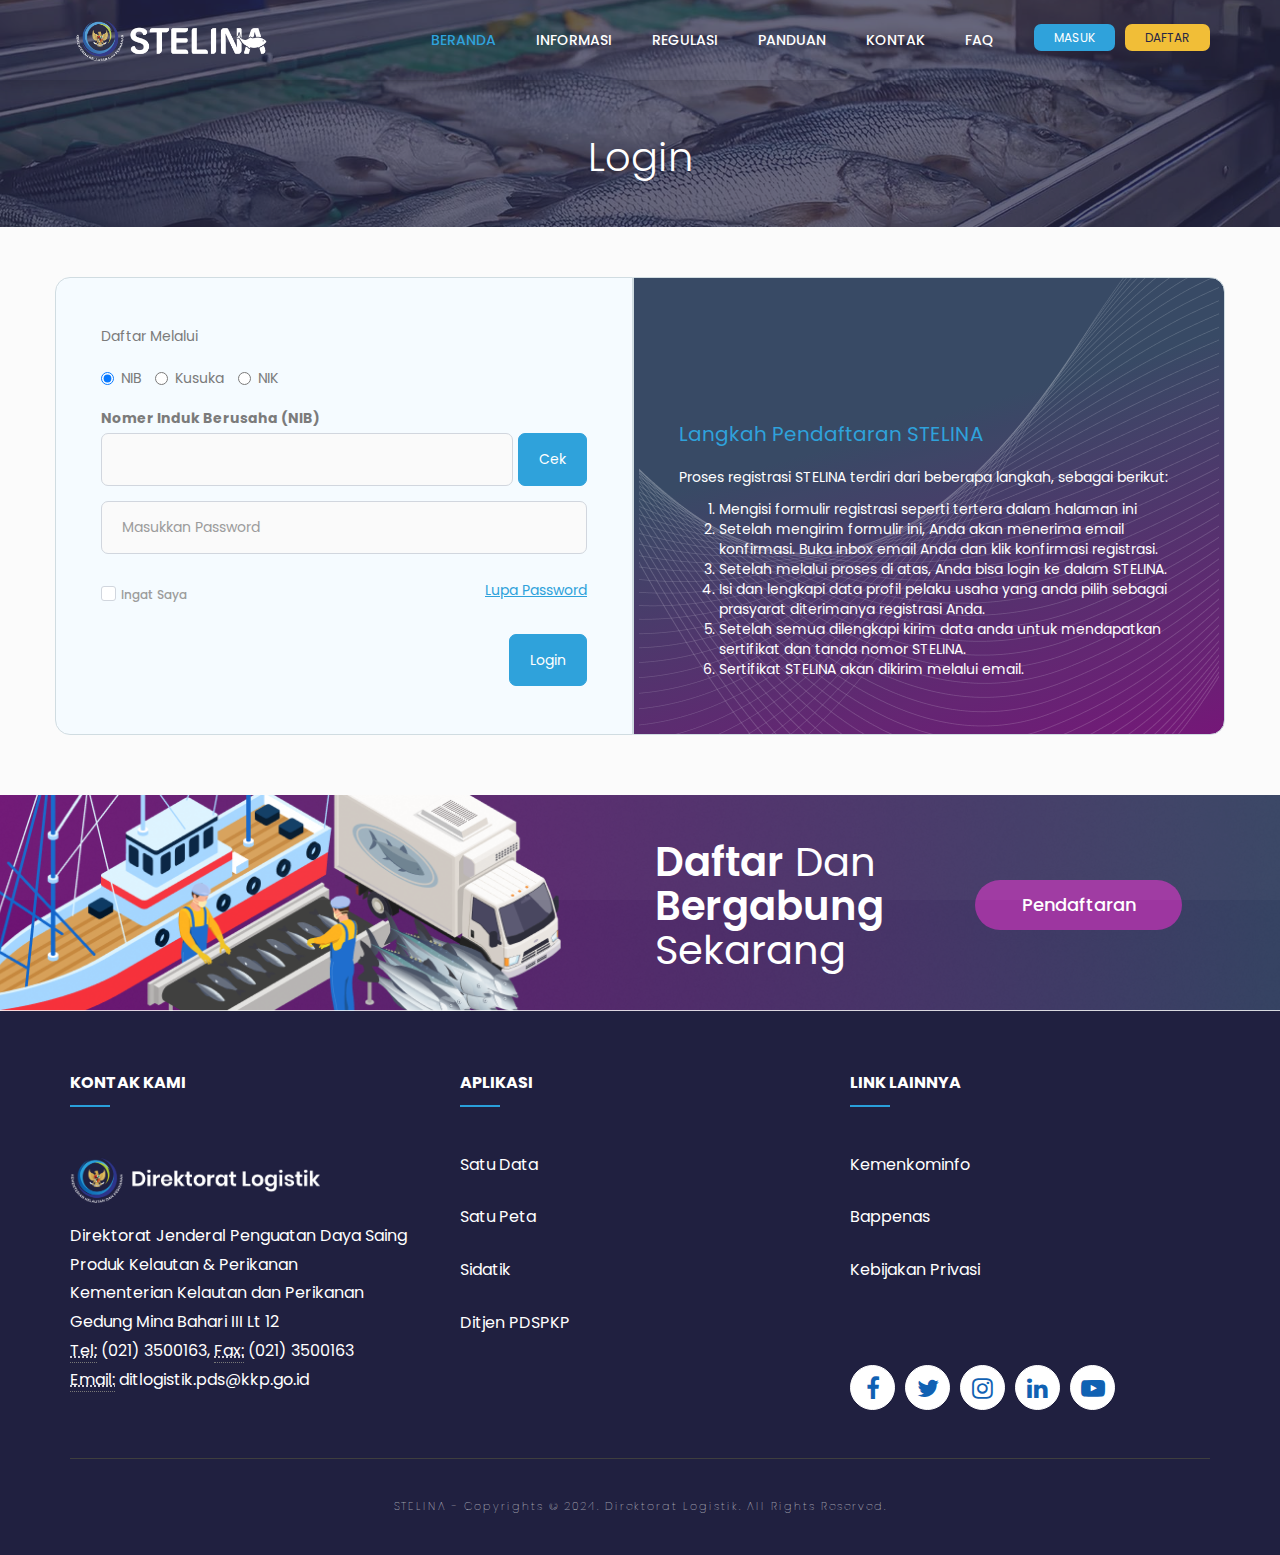
<file: register.html>
<!DOCTYPE html>
<html lang="en">

<head>
    <meta charset="utf-8">
    <meta name="viewport" content="width=device-width, initial-scale=1, shrink-to-fit=no">
    <meta name="description" content="">
    <meta name="author" content="">
    <title>STELINA - KKP</title>
    <!-- Bootstrap core CSS -->
    <link href="assets/css/bootstrap.min.css" rel="stylesheet">
    <!-- Custom styles for this template -->
    <!-- Place favicon.ico in the root directory -->
    <link rel="icon" type="image/png" sizes="16x16" href="assets/images/favicon.png">
    <!-- Font-Awesome -->
    <link rel="stylesheet" href="assets/css/animate.css">
    <link rel="stylesheet" href="assets/css/font-awesome.min.css">
    <!-- Web Fonts -->
    <link href="assets/css/fonts.css" rel="stylesheet">
    <!-- Owl Carousel -->
    <link href="assets/css/owl.theme.default.css" rel="stylesheet">
    <link href="assets/css/owl.carousel.css" rel="stylesheet">
    <!-- Animation Css -->
    <link href="assets/css/animate.css" rel="stylesheet">
    <!-- Magnific Popup Css -->
    <link rel="stylesheet" href="assets/css/magnific-popup.css">
    <!-- Style Css -->
    <link href="assets/css/style.css" rel="stylesheet">
</head>

<body>
    
    <!-- Preloader -->
    <div id="preloader">
        <div id="status">
            <div class="status-mes"></div>
        </div>
    </div>

    <!-- header Start -->
    <header>
        <div class="main_menu_wrapper">
            <nav class="navbar navbar-default">

                <div class="container">
                    <!-- Brand and toggle get grouped for better mobile display -->

                    <div class="navbar-header">
                        <button onclick="location.href='login.html'" class="btn btn-login navbar-toggle log-pos" type="submit">Masuk</button>
                        <button onclick="location.href='register.html'" class="btn btn-daftar navbar-toggle reg-pos" type="submit">Daftar</button>
                        <button type="button" class="navbar-toggle collapsed" aria-expanded="false">
                            <span class="sr-only">Toggle navigation</span>
                            <span class="icon-bar"></span>
                            <span class="icon-bar"></span>
                            <span class="icon-bar"></span>
                        </button>
                        <a class="navbar-brand" href="index.html"><img src="assets/images/s-logo-dark.png" alt=""></a>
                    </div>
                    <!-- Collect the nav links, forms, and other content for toggling -->

                    <div class="collapse navbar-collapse">
                        <ul class="nav navbar-nav navbar-right main-nav">
                            <li class="active"><a href="index.html">Beranda</a></li>
                            <li><a href="informasi-tentang.html">Informasi </a></li>
                            <li><a href="regulasi.html">Regulasi</a></li>
                            <li><a href="panduan.html">Panduan</a></li>
                            <li><a href="kontak.html">Kontak</a></li>
                            <li><a href="faq.html">FAQ</a></li>
                            <li><button onclick="location.href='login.html'" class="btn btn-login" type="submit">Masuk</button></li>
                            <li><button onclick="location.href='register.html'" class="btn btn-daftar" type="submit">Daftar</button></li>
                        </ul>
                    </div>
                    <!-- /.navbar-collapse -->
                </div>
                <!-- /.container -->

            </nav>
        </div>
        <!-- .site-nav -->
        <div class="mobail_menu_main visible-xs">
            <div id="sidebar">
                <h1>Menu</h1>
                <div id="toggle_close">&times;</div>
                <div id='cssmenu'>
                    <ul>
                        <li class="active"><a href="index.html">Beranda</a></li>
                            <li><a href="informasi-tentang.html">Informasi </a></li>
                            <li><a href="regulasi.html">Regulasi</a></li>
                            <li><a href="panduan.html">Panduan</a></li>
                            <li><a href="kontak.html">Kontak</a></li>
                            <li><a href="faq.html">FAQ</a></li>
                    </ul>
                </div>
            </div>
        </div>
    </header>
    <!-- header end -->
    <!-- page_title_section start -->
    <div class="page_title_section">
        <div class="page_title_overlay"></div>
        <div class="page_header">
            <div class="container">
                <div class="row">
                    <!-- section_heading start -->
                    <div class="col-lg-12 col-md-12 col-xs-12 col-sm-12">
                        <h1>Login</h1>
                    </div>
                </div>
            </div>
        </div>
    </div>
    <!-- page_title_section end -->


    <!--start content-->
    <div class="main-wrapper">
        <div class="container">
            <div class="row">
                
                <div class="login-box">
                    <!--login-form-->
                    <div class="box-login-left">
                        <!-- login_wrapper -->
						<div class="login_wrapper">
                            <div class="mb-20">Daftar Melalui</div>
                            <div class="mb-20">  
                                <label class="radio-inline">
                                <input type="radio" name="inlineRadioOptions" id="inlineRadio1" value="option1" checked> NIB
                              </label>
                              <label class="radio-inline">
                                <input type="radio" name="inlineRadioOptions" id="inlineRadio2" value="option2"> Kusuka
                              </label>
                              <label class="radio-inline">
                                <input type="radio" name="inlineRadioOptions" id="inlineRadio3" value="option3"> NIK
                              </label>
                            </div>
							<div class="formsix-pos">
                                <label>Nomer Induk Berusaha (NIB)</label>
								<div class="form-group" style="display: flex;">
									<input type="email" class="form-control" required="" id="NIB" placeholder="">
                                    <button class="btn btn-primary" style="margin-left: 5px;">Cek</button>
								</div>
							</div>
							<div class="formsix-e">
								<div class="form-group i-password">
									<input type="password" class="form-control" required="" id="password2" placeholder="Masukkan Password">
								</div>
							</div>
							<div class="login_remember_box">
								<label class="control control--checkbox">Ingat Saya
									<input type="checkbox">
									<span class="control__indicator"></span>
								</label>
								<a href="#" class="forget_password">
									Lupa Password
								</a>
							</div>
							<div class="login_btn_wrapper">
								<a href="#" class="btn btn-primary login_btn"> Login </a>
							</div>
						</div>
						<!-- /.login_wrapper-->
                    </div>
                <!--login desc-->
                

                    <div class="box-login-right">
                        <div class="login-word">
                            <h3>Langkah Pendaftaran STELINA</h3>
                            <p>Proses registrasi STELINA terdiri dari beberapa langkah, sebagai berikut:</p>
                            <ol>
                                <li>Mengisi formulir registrasi seperti tertera dalam halaman ini</li>
                                <li>Setelah mengirim formulir ini, Anda akan menerima email konfirmasi. Buka inbox email Anda dan klik konfirmasi registrasi.</li>
                                <li>Setelah melalui proses di atas, Anda bisa login ke dalam STELINA.</li>
                                <li>Isi dan lengkapi data profil pelaku usaha yang anda pilih sebagai prasyarat diterimanya registrasi Anda.</li>
                                <li>Setelah semua dilengkapi kirim data anda untuk mendapatkan sertifikat dan tanda nomor STELINA.</li>
                                <li>Sertifikat STELINA akan dikirim melalui email.</li>
                            </ol>
                        </div>
                    </div>

                </div>

            </div>
        </div>
    </div>
    <!--end content-->


    <!-- DREAMS AREA -->
    <div class="dreams-area mt-0 mb-0">
        <div class="container">
            <div class="row">
                <div class="col-md-3 col-md-offset-6">
                    <div class="dreams-title">
                        <h2>
                        <span>Daftar</span> dan <span><br>Bergabung </span> sekarang</h2>
                    </div>
                </div>
                <!-- // END COL MD 10 -->
                <div class="col-md-3 text-center portfolio-btn drem_btn">
                    <a href="register.html" class="btn">Pendaftaran</a>
                </div>
                <!-- // END COL MD 2 -->
            </div>
            <!-- // END ROW-->
        </div>
        <!-- // END CONTAINER -->
    </div>
    <!-- // END DREAMS AREA -->


    <!--footer section start --> 
    <div class="footer_wrapper">
        <div class="container">
            <div class="section2_wrapper">
                <div class="row">
                    <div class="col-lg-4 col-md-4 col-xs-12 col-sm-6">
                        <div class="widget_5">
                            <h4>Kontak Kami</h4>

                            <div>
                                <img src="assets/images/direktorat.png" style="width: 250px; margin-bottom: 15px;">
                            </div>
                            <address>   
                                Direktorat Jenderal Penguatan Daya Saing Produk Kelautan & Perikanan<br>
                                Kementerian Kelautan dan Perikanan<br>
                                Gedung Mina Bahari III Lt 12<br>
                                <abbr title="Phone">Tel:</abbr> (021) 3500163, <abbr title="Fax">Fax:</abbr> (021) 3500163<br>
                                <abbr title="Email">Email:</abbr> <a href="mailto:ditlogistik.pds@kkp.go.id">ditlogistik.pds@kkp.go.id</a>
                              </address>
                        </div>
                    </div>
                    <div class="col-lg-4 col-md-4 col-xs-12 col-sm-6">
                        <div class="widget_6">
                            <h4>Aplikasi</h4>
                            <ul>
                                <li><a href="https://satudata.kkp.go.id/" target="_blank">Satu Data</a>
                                </li>
                                <li><a href="#" target="_blank">Satu Peta</a>
                                </li>
                                <li><a href="#" target="_blank">Sidatik</a>
                                </li>
                                <li><a href="https://kkp.go.id/djpdspkp" target="_blank">Ditjen PDSPKP</a>
                                </li>
                            </ul>
                        </div>
                    </div>
                    <div class="col-lg-4 col-md-4 col-xs-12 col-sm-6">
                        <div class="widget_7">
                            <h4>Link Lainnya</h4>
                            <ul>
                                <li><a href="#">Kemenkominfo</a>
                                </li>
                                <li><a href="#">Bappenas</a>
                                </li>
                                <li><a href="#">Kebijakan Privasi</a>
                                </li>
                                <li>&nbsp;
                                </li>
                            </ul>
                        </div>
                        <div>
                            <ul class="social_icons">
                                <li><a href="#"><i class="fa fa-facebook"></i></a>
                                </li>
                                <li><a href="#"><i class="fa fa-twitter"></i></a>
                                </li>
                                <li> <a href="#"><i class="fa fa-instagram" aria-hidden="true"></i> </a> 
                                </li>
                                <li><a href="#"><i class="fa fa-linkedin"></i></a>
                                </li>
                                <li><a href="#"><i class="fa fa-youtube-play"></i></a>
                                </li>
                            </ul>
                        </div>
                    </div>
                </div>
            </div>
        </div>
        <div class="section2_bottom">
            <div class="container">
                <div class="row">
                    <div class="col-lg-12 text-center copyright-text">
                        STELINA - Copyrights © 2024. Direktorat Logistik. All Rights Reserved.
                    </div>
                </div>
            </div>
        </div>
    </div>
    <div class="close_wrapper">
    </div>

    <!--footer section end-->

    <!-- Bootstrap core JavaScript
         ================================================== -->
    <!-- Placed at the end of the document so the pages load faster -->

    <!-- Bootstrap js -->
    <script src="assets/js/jquery.min.js"></script>
    <script src="assets/js/bootstrap.min.js"></script>
    <script src="assets/js/wow.min.js"></script>
    <!-- Owl Carousel js -->
    <script src="assets/js/owl.carousel.js"></script>
    <!-- Magnific Popup js -->
    <script src="assets/js/jquery.magnific-popup.js"></script>
    <!-- Portfolio Filter js -->
    <script src="assets/js/jquery.shuffle.min.js"></script>
    <script src="assets/js/jquery.inview.min.js"></script>
    <!-- Counter js -->
    <script src="assets/js/jquery.easypiechart.min.js"></script>
    <!-- Custom js -->
    <script src="assets/js/custom.js"></script>



</body>

</html>
</file>
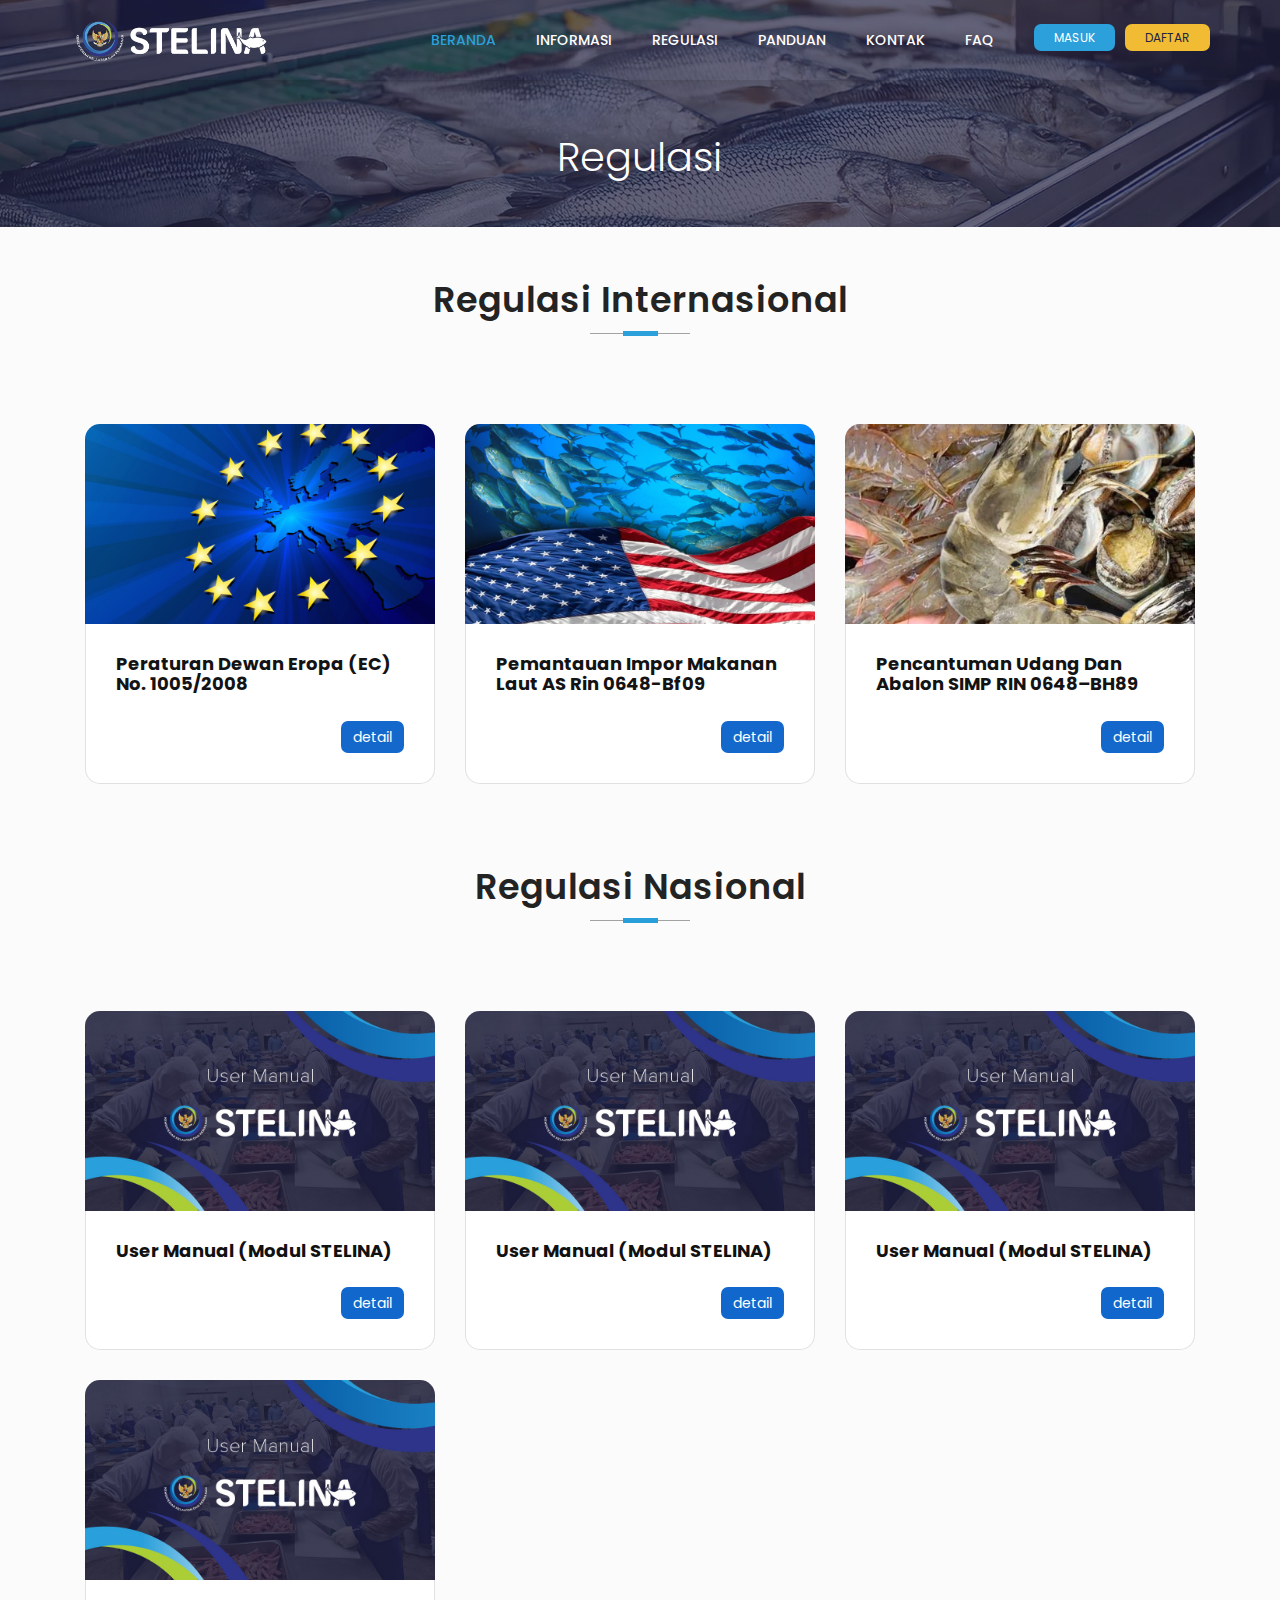
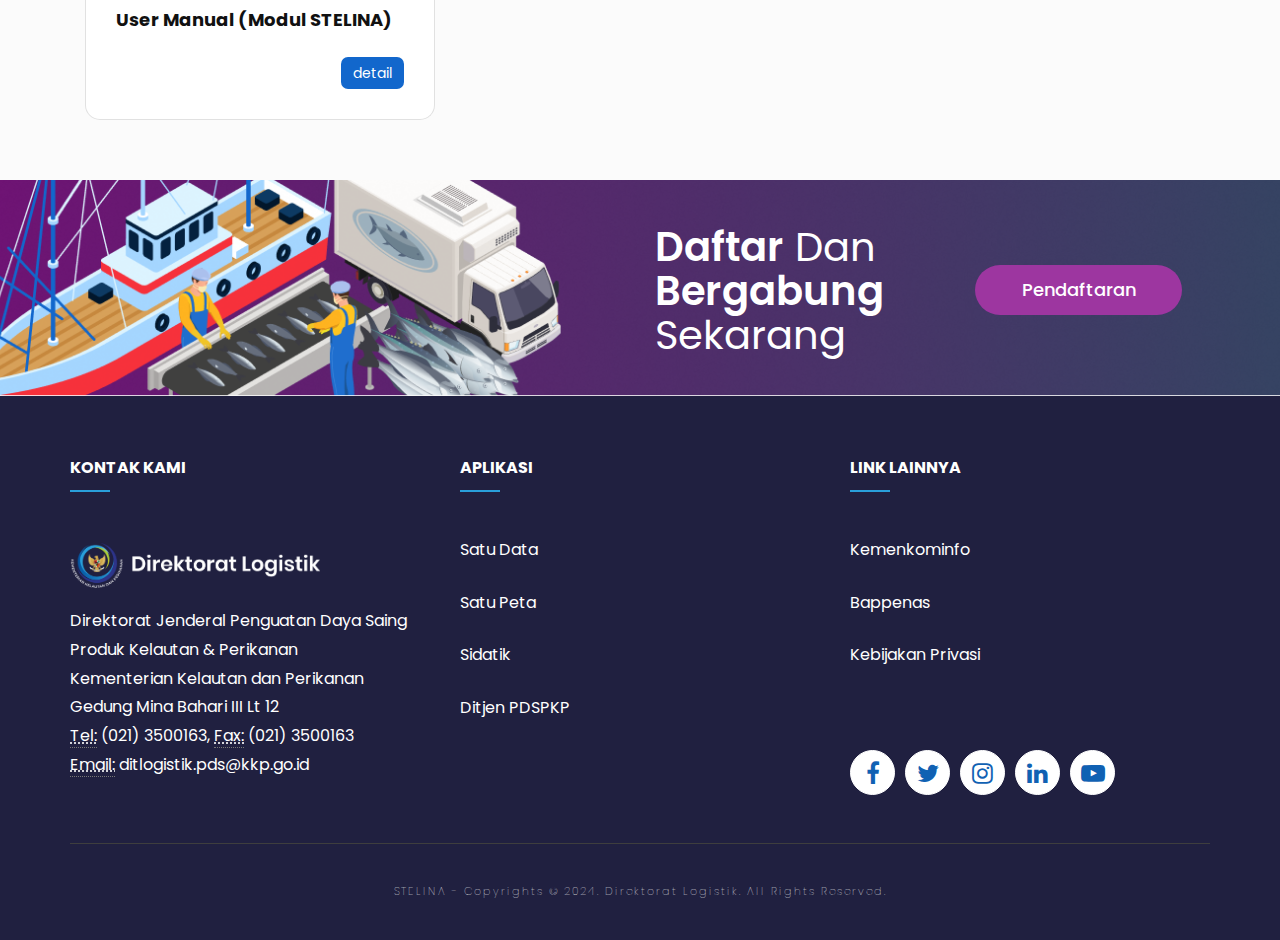
<file: regulasi.html>
<!DOCTYPE html>
<html lang="en">

<head>
    <meta charset="utf-8">
    <meta name="viewport" content="width=device-width, initial-scale=1, shrink-to-fit=no">
    <meta name="description" content="">
    <meta name="author" content="">
    <title>STELINA - KKP</title>
    <!-- Bootstrap core CSS -->
    <link href="assets/css/bootstrap.min.css" rel="stylesheet">
    <!-- Custom styles for this template -->
    <!-- Place favicon.ico in the root directory -->
    <link rel="icon" type="image/png" sizes="16x16" href="assets/images/favicon.png">
    <!-- Font-Awesome -->
    <link rel="stylesheet" href="assets/css/animate.css">
    <link rel="stylesheet" href="assets/css/font-awesome.min.css">
    <!-- Web Fonts -->
    <link href="assets/css/fonts.css" rel="stylesheet">
    <!-- Owl Carousel -->
    <link href="assets/css/owl.theme.default.css" rel="stylesheet">
    <link href="assets/css/owl.carousel.css" rel="stylesheet">
    <!-- Animation Css -->
    <link href="assets/css/animate.css" rel="stylesheet">
    <!-- Magnific Popup Css -->
    <link rel="stylesheet" href="assets/css/magnific-popup.css">
    <!-- Style Css -->
    <link href="assets/css/style.css" rel="stylesheet">
    <!--portofolio-->
    <link href="assets/css/portfolio_grid_style_3.css" rel="stylesheet">
</head>

<body>
    
    <!-- Preloader -->
    <div id="preloader">
        <div id="status">
            <div class="status-mes"></div>
        </div>
    </div>

    <!-- header Start -->
    <header>
        <div class="main_menu_wrapper">
            <nav class="navbar navbar-default">

                <div class="container">
                    <!-- Brand and toggle get grouped for better mobile display -->

                    <div class="navbar-header">
                        <button onclick="location.href='login.html'" class="btn btn-login navbar-toggle log-pos" type="submit">Masuk</button>
                        <button onclick="location.href='register.html'" class="btn btn-daftar navbar-toggle reg-pos" type="submit">Daftar</button>
                        <button type="button" class="navbar-toggle collapsed" aria-expanded="false">
                            <span class="sr-only">Toggle navigation</span>
                            <span class="icon-bar"></span>
                            <span class="icon-bar"></span>
                            <span class="icon-bar"></span>
                        </button>
                        <a class="navbar-brand" href="index.html"><img src="assets/images/s-logo-dark.png" alt=""></a>
                    </div>
                    <!-- Collect the nav links, forms, and other content for toggling -->

                    <div class="collapse navbar-collapse">
                        <ul class="nav navbar-nav navbar-right main-nav">
                            <li class="active"><a href="index.html">Beranda</a></li>
                            <li><a href="informasi-tentang.html">Informasi </a></li>
                            <li><a href="regulasi.html">Regulasi</a></li>
                            <li><a href="panduan.html">Panduan</a></li>
                            <li><a href="kontak.html">Kontak</a></li>
                            <li><a href="faq.html">FAQ</a></li>
                            <li><button onclick="location.href='login.html'" class="btn btn-login" type="submit">Masuk</button></li>
                            <li><button onclick="location.href='register.html'" class="btn btn-daftar" type="submit">Daftar</button></li>
                        </ul>
                    </div>
                    <!-- /.navbar-collapse -->
                </div>
                <!-- /.container -->

            </nav>
        </div>
        <!-- .site-nav -->
        <div class="mobail_menu_main visible-xs">
            <div id="sidebar">
                <h1>Menu</h1>
                <div id="toggle_close">&times;</div>
                <div id='cssmenu'>
                    <ul>
                        <li class="active"><a href="index.html">Beranda</a></li>
                            <li><a href="informasi-tentang.html">Informasi </a></li>
                            <li><a href="regulasi.html">Regulasi</a></li>
                            <li><a href="panduan.html">Panduan</a></li>
                            <li><a href="kontak.html">Kontak</a></li>
                            <li><a href="faq.html">FAQ</a></li>
                    </ul>
                </div>
            </div>
        </div>
    </header>
    <!-- header end -->
    <!-- page_title_section start -->
    <div class="page_title_section">
        <div class="page_title_overlay"></div>
        <div class="page_header">
            <div class="container">
                <div class="row">
                    <!-- section_heading start -->
                    <div class="col-lg-12 col-md-12 col-xs-12 col-sm-12">
                        <h1>Regulasi</h1>
                    </div>
                </div>
            </div>
        </div>
    </div>
    <!-- page_title_section end -->


    <!--start content-->
    <div class="main-wrapper">
        <div class="container">
            <div class="row">
                <div class="col-lg-12">

                <!-- section_heading start -->
                <div class="col-md-6 col-md-offset-3 col-sm-8 col-sm-offset-2">
                    <div class="text-center">
                        <div class="section_heading">
                            <h2>Regulasi Internasional</h2>
                            <div class="title-bdr">
                                <div class="title-bdr-inside"></div>
                            </div>
                        </div>
                    </div>
                </div>
                <!-- section_heading end -->
                   
                    <div class="col-xs-12 col-sm-6 col-md-4 col-lg-4 portfolio-wrapper III_column">

                         <!-- untuk popup modal buat samakan data-target dengan id modal untuk masing2 card -->

                        <!-- /.portfolio-thumb -->
                        <div class="portfolio-thumb">
                            <div class="gc_filter_cont_overlay_wrapper">
                                <figure>
                                    <img src="assets/images/regpand/eropa.jpg" class="zoom image img-responsive" alt="panduan" />
                                </figure>
                                <div class="gc_filter_cont_overlay">
                                    <div class="link-over"><a href="#" data-toggle="modal" data-target="#eropa"><i class="fa fa-search-plus"></i></a>
                                    <a href="https://eur-lex.europa.eu/legal-content/EN/TXT/?uri=CELEX:32008R1005" target="_blank"><i class="fa fa-download ml-5"></i></a></div>
                                </div>
                                <!-- Modal -->
                                <div class="modal fade" id="eropa">
                                    <div class="modal-dialog">
                                        <div class="modal-content">
                                        <!-- header-->
                                        <div class="modal-header">
                                            <button class="close" data-dismiss="modal"><span>&times;</span></button>
                                            <h4 class="modal-title" id="myModalLabel"></h4>
                                        </div>
                                        <!--body-->
                                        <div class="modal-body">
                                            Peraturan Dewan Eropa (EC) No. 1005/2008 tanggal 29 September 2008 yang menetapkan sistem komunitas untuk mencegah, menghalangi dan memberantas penangkapan ikan ilegal, tidak dilaporkan dan tidak diatur
                                        </div>
                                        <!--footer-->
                                        <div class="modal-footer">
                                            <button onClick="javascript:window.open('https://eur-lex.europa.eu/legal-content/EN/TXT/?uri=CELEX:32008R1005', '_blank');" class="btn" data-dismiss="modal">download</button>
                                            <button class="btn btn-danger" data-dismiss="modal">Tutup</button>
                                        </div>
                                        </div>
                                    </div>
                                </div>
                                <!--Modal-->
                                <div class="tab_image_text">
                                    <div class="project_title">
                                        <h4><a href="https://eur-lex.europa.eu/legal-content/EN/TXT/?uri=CELEX:32008R1005" target="_blank">Peraturan Dewan Eropa (EC) No. 1005/2008</a></h4>
                                    </div>
                                    <div>
                                        <a href="#" data-toggle="modal" data-target="#eropa" class="btn btn-detail">detail</a>
                                    </div>
                                </div>
                            </div>

                        </div>
                        <!-- /.portfolio-thumb -->
                    </div>

                    <div class="col-xs-12 col-sm-6 col-md-4 col-lg-4 portfolio-wrapper III_column">

                        <!-- untuk popup modal buat samakan data-target dengan id modal untuk masing2 card -->

                       <!-- /.portfolio-thumb -->
                       <div class="portfolio-thumb">
                           <div class="gc_filter_cont_overlay_wrapper">
                               <figure>
                                   <img src="assets/images/regpand/us-seafood.jpg" class="zoom image img-responsive" alt="panduan" />
                               </figure>
                               <div class="gc_filter_cont_overlay">
                                   <div class="link-over"><a href="#" data-toggle="modal" data-target="#seafood-usa"><i class="fa fa-search-plus"></i></a>
                                   <a href="https://www.iuufishing.noaa.gov/Portals/33/Traceabililty%20Final%20Rule%20-%20FRIR%20%20FRFA.pdf?ver=2016-12-07-222818-607" target="_blank"><i class="fa fa-download ml-5"></i></a></div>
                               </div>
                               <!-- Modal -->
                               <div class="modal fade" id="seafood-usa">
                                   <div class="modal-dialog">
                                       <div class="modal-content">
                                       <!-- header-->
                                       <div class="modal-header">
                                           <button class="close" data-dismiss="modal"><span>&times;</span></button>
                                           <h4 class="modal-title" id="myModalLabel"></h4>
                                       </div>
                                       <!--body-->
                                       <div class="modal-body">
                                        Peraturan Akhir untuk Melaksanakan Program Pemantauan Impor Makanan Laut AS Rin 0648-Bf09
                                       </div>
                                       <!--footer-->
                                       <div class="modal-footer">
                                           <button onClick="javascript:window.open('https://www.iuufishing.noaa.gov/Portals/33/Traceabililty%20Final%20Rule%20-%20FRIR%20%20FRFA.pdf?ver=2016-12-07-222818-607', '_blank');" class="btn" data-dismiss="modal">download</button>
                                           <button class="btn btn-danger" data-dismiss="modal">Tutup</button>
                                       </div>
                                       </div>
                                   </div>
                               </div>
                               <!--Modal-->
                               <div class="tab_image_text">
                                   <div class="project_title">
                                       <h4><a href="https://www.iuufishing.noaa.gov/Portals/33/Traceabililty%20Final%20Rule%20-%20FRIR%20%20FRFA.pdf?ver=2016-12-07-222818-607" target="_blank">Pemantauan Impor Makanan Laut AS Rin 0648-Bf09</a></h4>
                                   </div>
                                   <div>
                                       <a href="#" data-toggle="modal" data-target="#seafood-usa" class="btn btn-detail">detail</a>
                                   </div>
                               </div>
                           </div>

                       </div>
                       <!-- /.portfolio-thumb -->
                   </div>

                   <div class="col-xs-12 col-sm-6 col-md-4 col-lg-4 portfolio-wrapper III_column">

                    <!-- untuk popup modal buat samakan data-target dengan id modal untuk masing2 card -->

                   <!-- /.portfolio-thumb -->
                   <div class="portfolio-thumb">
                       <div class="gc_filter_cont_overlay_wrapper">
                           <figure>
                               <img src="assets/images/regpand/udang.jpg" class="zoom image img-responsive" alt="panduan" />
                           </figure>
                           <div class="gc_filter_cont_overlay">
                               <div class="link-over"><a href="#" data-toggle="modal" data-target="#panduanpop69"><i class="fa fa-search-plus"></i></a>
                               <a href="https://www.govinfo.gov/content/pkg/FR-2018-04-24/pdf/2018-08553.pdf" target="_blank"><i class="fa fa-download ml-5"></i></a></div>
                           </div>
                           <!-- Modal -->
                           <div class="modal fade" id="panduanpop69">
                               <div class="modal-dialog">
                                   <div class="modal-content">
                                   <!-- header-->
                                   <div class="modal-header">
                                       <button class="close" data-dismiss="modal"><span>&times;</span></button>
                                       <h4 class="modal-title" id="myModalLabel"></h4>
                                   </div>
                                   <!--body-->
                                   <div class="modal-body">
                                    Peraturan Akhir Pencabutan Penundaan Pencantuman Udang dan Abalon dalam SIMP RIN 0648–BH89
                                   </div>
                                   <!--footer-->
                                   <div class="modal-footer">
                                       <button onClick="javascript:window.open('https://www.govinfo.gov/content/pkg/FR-2018-04-24/pdf/2018-08553.pdf', '_blank');" class="btn" data-dismiss="modal">download</button>
                                       <button class="btn btn-danger" data-dismiss="modal">Tutup</button>
                                   </div>
                                   </div>
                               </div>
                           </div>
                           <!--Modal-->
                           <div class="tab_image_text">
                               <div class="project_title">
                                   <h4><a href="https://www.govinfo.gov/content/pkg/FR-2018-04-24/pdf/2018-08553.pdf" target="_blank">Pencantuman Udang dan Abalon SIMP RIN 0648–BH89</a></h4>
                               </div>
                               <div>
                                   <a href="#" data-toggle="modal" data-target="#panduanpop69" class="btn btn-detail">detail</a>
                               </div>
                           </div>
                       </div>

                   </div>
                   <!-- /.portfolio-thumb -->
                    </div>


                <!-- section_heading start -->
                <div class="col-md-6 col-md-offset-3 col-sm-8 col-sm-offset-2 mt-80">
                    <div class="text-center">
                        <div class="section_heading">
                            <h2>Regulasi Nasional</h2>
                            <div class="title-bdr">
                                <div class="title-bdr-inside"></div>
                            </div>
                        </div>
                    </div>
                </div>
                <!-- section_heading end -->
                   
                    <div class="col-xs-12 col-sm-6 col-md-4 col-lg-4 portfolio-wrapper III_column">

                         <!-- untuk popup modal buat samakan data-target dengan id modal untuk masing2 card -->

                        <!-- /.portfolio-thumb -->
                        <div class="portfolio-thumb">
                            <div class="gc_filter_cont_overlay_wrapper">
                                <figure>
                                    <img src="assets/images/regpand/manual-stelina-cover.jpg" class="zoom image img-responsive" alt="panduan" />
                                </figure>
                                <div class="gc_filter_cont_overlay">
                                    <div class="link-over"><a href="#" data-toggle="modal" data-target="#panduanpop"><i class="fa fa-search-plus"></i></a>
                                    <a href="assets/download/Buku Manual Stelina 2023.pdf" target="_blank"><i class="fa fa-download ml-5"></i></a></div>
                                </div>
                                <!-- Modal -->
                                <div class="modal fade" id="panduanpop">
                                    <div class="modal-dialog">
                                        <div class="modal-content">
                                        <!-- header-->
                                        <div class="modal-header">
                                            <button class="close" data-dismiss="modal"><span>&times;</span></button>
                                            <h4 class="modal-title" id="myModalLabel"></h4>
                                        </div>
                                        <!--body-->
                                        <div class="modal-body">
                                            Panduan menjalakan modul yang terdapat dalam Aplikasi Stelina
                                        </div>
                                        <!--footer-->
                                        <div class="modal-footer">
                                            <button onClick="javascript:window.open('assets/download/Buku Manual Stelina 2023.pdf', '_blank');" class="btn" data-dismiss="modal">download</button>
                                            <button class="btn btn-danger" data-dismiss="modal">Tutup</button>
                                        </div>
                                        </div>
                                    </div>
                                </div>
                                <!--Modal-->
                                <div class="tab_image_text">
                                    <div class="project_title">
                                        <h4><a href="assets/download/Buku Manual Stelina 2023.pdf" target="_blank">User Manual (Modul STELINA)</a></h4>
                                    </div>
                                    <div>
                                        <a href="#" data-toggle="modal" data-target="#panduanpop" class="btn btn-detail">detail</a>
                                    </div>
                                </div>
                            </div>

                        </div>
                        <!-- /.portfolio-thumb -->
                    </div>

                    <div class="col-xs-12 col-sm-6 col-md-4 col-lg-4 portfolio-wrapper III_column">

                        <!-- untuk popup modal buat samakan data-target dengan id modal untuk masing2 card -->

                       <!-- /.portfolio-thumb -->
                       <div class="portfolio-thumb">
                           <div class="gc_filter_cont_overlay_wrapper">
                               <figure>
                                   <img src="assets/images/regpand/manual-stelina-cover.jpg" class="zoom image img-responsive" alt="panduan" />
                               </figure>
                               <div class="gc_filter_cont_overlay">
                                   <div class="link-over"><a href="#" data-toggle="modal" data-target="#panduanpop01"><i class="fa fa-search-plus"></i></a>
                                   <a href="assets/download/Buku Manual Stelina 2023.pdf" target="_blank"><i class="fa fa-download ml-5"></i></a></div>
                               </div>
                               <!-- Modal -->
                               <div class="modal fade" id="panduanpop01">
                                   <div class="modal-dialog">
                                       <div class="modal-content">
                                       <!-- header-->
                                       <div class="modal-header">
                                           <button class="close" data-dismiss="modal"><span>&times;</span></button>
                                           <h4 class="modal-title" id="myModalLabel"></h4>
                                       </div>
                                       <!--body-->
                                       <div class="modal-body">
                                           Panduan menjalakan modul yang terdapat dalam Aplikasi Stelina
                                       </div>
                                       <!--footer-->
                                       <div class="modal-footer">
                                           <button onClick="javascript:window.open('assets/download/Buku Manual Stelina 2023.pdf', '_blank');" class="btn" data-dismiss="modal">download</button>
                                           <button class="btn btn-danger" data-dismiss="modal">Tutup</button>
                                       </div>
                                       </div>
                                   </div>
                               </div>
                               <!--Modal-->
                               <div class="tab_image_text">
                                   <div class="project_title">
                                       <h4><a href="assets/download/Buku Manual Stelina 2023.pdf" target="_blank">User Manual (Modul STELINA)</a></h4>
                                   </div>
                                   <div>
                                       <a href="#" data-toggle="modal" data-target="#panduanpop01" class="btn btn-detail">detail</a>
                                   </div>
                               </div>
                           </div>

                       </div>
                       <!-- /.portfolio-thumb -->
                   </div>

                   <div class="col-xs-12 col-sm-6 col-md-4 col-lg-4 portfolio-wrapper III_column">

                    <!-- untuk popup modal buat samakan data-target dengan id modal untuk masing2 card -->

                   <!-- /.portfolio-thumb -->
                   <div class="portfolio-thumb">
                       <div class="gc_filter_cont_overlay_wrapper">
                           <figure>
                               <img src="assets/images/regpand/manual-stelina-cover.jpg" class="zoom image img-responsive" alt="panduan" />
                           </figure>
                           <div class="gc_filter_cont_overlay">
                               <div class="link-over"><a href="#" data-toggle="modal" data-target="#panduanpop69"><i class="fa fa-search-plus"></i></a>
                               <a href="assets/download/Buku Manual Stelina 2023.pdf" target="_blank"><i class="fa fa-download ml-5"></i></a></div>
                           </div>
                           <!-- Modal -->
                           <div class="modal fade" id="panduanpop69">
                               <div class="modal-dialog">
                                   <div class="modal-content">
                                   <!-- header-->
                                   <div class="modal-header">
                                       <button class="close" data-dismiss="modal"><span>&times;</span></button>
                                       <h4 class="modal-title" id="myModalLabel"></h4>
                                   </div>
                                   <!--body-->
                                   <div class="modal-body">
                                       Panduan menjalakan modul yang terdapat dalam Aplikasi Stelina
                                   </div>
                                   <!--footer-->
                                   <div class="modal-footer">
                                       <button onClick="javascript:window.open('assets/download/Buku Manual Stelina 2023.pdf', '_blank');" class="btn" data-dismiss="modal">download</button>
                                       <button class="btn btn-danger" data-dismiss="modal">Tutup</button>
                                   </div>
                                   </div>
                               </div>
                           </div>
                           <!--Modal-->
                           <div class="tab_image_text">
                               <div class="project_title">
                                   <h4><a href="assets/download/Buku Manual Stelina 2023.pdf" target="_blank">User Manual (Modul STELINA)</a></h4>
                               </div>
                               <div>
                                   <a href="#" data-toggle="modal" data-target="#panduanpop69" class="btn btn-detail">detail</a>
                               </div>
                           </div>
                       </div>

                   </div>
                   <!-- /.portfolio-thumb -->
                    </div>
            
                    <div class="col-xs-12 col-sm-6 col-md-4 col-lg-4 portfolio-wrapper III_column">

                <!-- untuk popup modal buat samakan data-target dengan id modal untuk masing2 card -->

               <!-- /.portfolio-thumb -->
               <div class="portfolio-thumb">
                   <div class="gc_filter_cont_overlay_wrapper">
                       <figure>
                           <img src="assets/images/regpand/manual-stelina-cover.jpg" class="zoom image img-responsive" alt="panduan" />
                       </figure>
                       <div class="gc_filter_cont_overlay">
                           <div class="link-over"><a href="#" data-toggle="modal" data-target="#panduanpop666"><i class="fa fa-search-plus"></i></a>
                           <a href="assets/download/Buku Manual Stelina 2023.pdf" target="_blank"><i class="fa fa-download ml-5"></i></a></div>
                       </div>
                       <!-- Modal -->
                       <div class="modal fade" id="panduanpop666">
                           <div class="modal-dialog">
                               <div class="modal-content">
                               <!-- header-->
                               <div class="modal-header">
                                   <button class="close" data-dismiss="modal"><span>&times;</span></button>
                                   <h4 class="modal-title" id="myModalLabel"></h4>
                               </div>
                               <!--body-->
                               <div class="modal-body">
                                   Panduan menjalakan modul yang terdapat dalam Aplikasi Stelina
                               </div>
                               <!--footer-->
                               <div class="modal-footer">
                                   <button onClick="javascript:window.open('assets/download/Buku Manual Stelina 2023.pdf', '_blank');" class="btn" data-dismiss="modal">download</button>
                                   <button class="btn btn-danger" data-dismiss="modal">Tutup</button>
                               </div>
                               </div>
                           </div>
                       </div>
                       <!--Modal-->
                       <div class="tab_image_text">
                           <div class="project_title">
                               <h4><a href="assets/download/Buku Manual Stelina 2023.pdf" target="_blank">User Manual (Modul STELINA)</a></h4>
                           </div>
                           <div>
                               <a href="#" data-toggle="modal" data-target="#panduanpop666" class="btn btn-detail">detail</a>
                           </div>
                       </div>
                   </div>

               </div>
               <!-- /.portfolio-thumb -->
                    </div>


                </div>
            </div>
        </div>
    </div>
    <!--end content-->


    <!-- DREAMS AREA -->
    <div class="dreams-area mt-0 mb-0">
        <div class="container">
            <div class="row">
                <div class="col-md-3 col-md-offset-6">
                    <div class="dreams-title">
                        <h2>
                        <span>Daftar</span> dan <span><br>Bergabung </span> sekarang</h2>
                    </div>
                </div>
                <!-- // END COL MD 10 -->
                <div class="col-md-3 text-center portfolio-btn drem_btn">
                    <a href="register.html" class="btn">Pendaftaran</a>
                </div>
                <!-- // END COL MD 2 -->
            </div>
            <!-- // END ROW-->
        </div>
        <!-- // END CONTAINER -->
    </div>
    <!-- // END DREAMS AREA -->


    <!--footer section start --> 
    <div class="footer_wrapper">
        <div class="container">
            <div class="section2_wrapper">
                <div class="row">
                    <div class="col-lg-4 col-md-4 col-xs-12 col-sm-6">
                        <div class="widget_5">
                            <h4>Kontak Kami</h4>

                            <div>
                                <img src="assets/images/direktorat.png" style="width: 250px; margin-bottom: 15px;">
                            </div>
                            <address>   
                                Direktorat Jenderal Penguatan Daya Saing Produk Kelautan & Perikanan<br>
                                Kementerian Kelautan dan Perikanan<br>
                                Gedung Mina Bahari III Lt 12<br>
                                <abbr title="Phone">Tel:</abbr> (021) 3500163, <abbr title="Fax">Fax:</abbr> (021) 3500163<br>
                                <abbr title="Email">Email:</abbr> <a href="mailto:ditlogistik.pds@kkp.go.id">ditlogistik.pds@kkp.go.id</a>
                              </address>
                        </div>
                    </div>
                    <div class="col-lg-4 col-md-4 col-xs-12 col-sm-6">
                        <div class="widget_6">
                            <h4>Aplikasi</h4>
                            <ul>
                                <li><a href="https://satudata.kkp.go.id/" target="_blank">Satu Data</a>
                                </li>
                                <li><a href="#" target="_blank">Satu Peta</a>
                                </li>
                                <li><a href="#" target="_blank">Sidatik</a>
                                </li>
                                <li><a href="https://kkp.go.id/djpdspkp" target="_blank">Ditjen PDSPKP</a>
                                </li>
                            </ul>
                        </div>
                    </div>
                    <div class="col-lg-4 col-md-4 col-xs-12 col-sm-6">
                        <div class="widget_7">
                            <h4>Link Lainnya</h4>
                            <ul>
                                <li><a href="#">Kemenkominfo</a>
                                </li>
                                <li><a href="#">Bappenas</a>
                                </li>
                                <li><a href="#">Kebijakan Privasi</a>
                                </li>
                                <li>&nbsp;
                                </li>
                            </ul>
                        </div>
                        <div>
                            <ul class="social_icons">
                                <li><a href="#"><i class="fa fa-facebook"></i></a>
                                </li>
                                <li><a href="#"><i class="fa fa-twitter"></i></a>
                                </li>
                                <li> <a href="#"><i class="fa fa-instagram" aria-hidden="true"></i> </a> 
                                </li>
                                <li><a href="#"><i class="fa fa-linkedin"></i></a>
                                </li>
                                <li><a href="#"><i class="fa fa-youtube-play"></i></a>
                                </li>
                            </ul>
                        </div>
                    </div>
                </div>
            </div>
        </div>
        <div class="section2_bottom">
            <div class="container">
                <div class="row">
                    <div class="col-lg-12 text-center copyright-text">
                        STELINA - Copyrights © 2024. Direktorat Logistik. All Rights Reserved.
                    </div>
                </div>
            </div>
        </div>
    </div>
    <div class="close_wrapper">
    </div>

    <!--footer section end-->

    <!-- Bootstrap core JavaScript
         ================================================== -->
    <!-- Placed at the end of the document so the pages load faster -->

    <!-- Bootstrap js -->
    <script src="assets/js/jquery.min.js"></script>
    <script src="assets/js/bootstrap.min.js"></script>
    <script src="assets/js/wow.min.js"></script>
    <!-- Owl Carousel js -->
    <script src="assets/js/owl.carousel.js"></script>
    <!-- Magnific Popup js -->
    <script src="assets/js/jquery.magnific-popup.js"></script>
    <!-- Portfolio Filter js -->
    <script src="assets/js/jquery.shuffle.min.js"></script>
    <script src="assets/js/jquery.inview.min.js"></script>
    <!-- Counter js -->
    <script src="assets/js/jquery.easypiechart.min.js"></script>
    <!-- Custom js -->
    <script src="assets/js/custom.js"></script>



</body>

</html>
</file>
<file: assets/css/fonts.css>
/* cyrillic-ext */
@font-face {
  font-family: 'Roboto';
  font-style: italic;
  font-weight: 100;
  src: local('Roboto Thin Italic'), local('Roboto-ThinItalic'), url(https://fonts.gstatic.com/s/roboto/v16/1DbO0RvWEevroPvEzA5briEAvth_LlrfE80CYdSH47w.woff2) format('woff2');
  unicode-range: U+0460-052F, U+20B4, U+2DE0-2DFF, U+A640-A69F;
}
/* cyrillic */
@font-face {
  font-family: 'Roboto';
  font-style: italic;
  font-weight: 100;
  src: local('Roboto Thin Italic'), local('Roboto-ThinItalic'), url(https://fonts.gstatic.com/s/roboto/v16/5z9jpDJQqVE5bmkRqplJfiEAvth_LlrfE80CYdSH47w.woff2) format('woff2');
  unicode-range: U+0400-045F, U+0490-0491, U+04B0-04B1, U+2116;
}
/* greek-ext */
@font-face {
  font-family: 'Roboto';
  font-style: italic;
  font-weight: 100;
  src: local('Roboto Thin Italic'), local('Roboto-ThinItalic'), url(https://fonts.gstatic.com/s/roboto/v16/cueeGLWq_s1uoQgOf76TFiEAvth_LlrfE80CYdSH47w.woff2) format('woff2');
  unicode-range: U+1F00-1FFF;
}
/* greek */
@font-face {
  font-family: 'Roboto';
  font-style: italic;
  font-weight: 100;
  src: local('Roboto Thin Italic'), local('Roboto-ThinItalic'), url(https://fonts.gstatic.com/s/roboto/v16/yTs8gw1HdasCzJ-B_iUwzSEAvth_LlrfE80CYdSH47w.woff2) format('woff2');
  unicode-range: U+0370-03FF;
}
/* vietnamese */
@font-face {
  font-family: 'Roboto';
  font-style: italic;
  font-weight: 100;
  src: local('Roboto Thin Italic'), local('Roboto-ThinItalic'), url(https://fonts.gstatic.com/s/roboto/v16/gLfmBATgABwy0zMVv-qqhiEAvth_LlrfE80CYdSH47w.woff2) format('woff2');
  unicode-range: U+0102-0103, U+1EA0-1EF9, U+20AB;
}
/* latin-ext */
@font-face {
  font-family: 'Roboto';
  font-style: italic;
  font-weight: 100;
  src: local('Roboto Thin Italic'), local('Roboto-ThinItalic'), url(https://fonts.gstatic.com/s/roboto/v16/dzxs_VxZUhdM2mEBkNa8siEAvth_LlrfE80CYdSH47w.woff2) format('woff2');
  unicode-range: U+0100-024F, U+1E00-1EFF, U+20A0-20AB, U+20AD-20CF, U+2C60-2C7F, U+A720-A7FF;
}
/* latin */
@font-face {
  font-family: 'Roboto';
  font-style: italic;
  font-weight: 100;
  src: local('Roboto Thin Italic'), local('Roboto-ThinItalic'), url(https://fonts.gstatic.com/s/roboto/v16/12mE4jfMSBTmg-81EiS-Yfk_vArhqVIZ0nv9q090hN8.woff2) format('woff2');
  unicode-range: U+0000-00FF, U+0131, U+0152-0153, U+02C6, U+02DA, U+02DC, U+2000-206F, U+2074, U+20AC, U+2212, U+2215;
}
/* cyrillic-ext */
@font-face {
  font-family: 'Roboto';
  font-style: italic;
  font-weight: 300;
  src: local('Roboto Light Italic'), local('Roboto-LightItalic'), url(https://fonts.gstatic.com/s/roboto/v16/7m8l7TlFO-S3VkhHuR0atzTOQ_MqJVwkKsUn0wKzc2I.woff2) format('woff2');
  unicode-range: U+0460-052F, U+20B4, U+2DE0-2DFF, U+A640-A69F;
}
/* cyrillic */
@font-face {
  font-family: 'Roboto';
  font-style: italic;
  font-weight: 300;
  src: local('Roboto Light Italic'), local('Roboto-LightItalic'), url(https://fonts.gstatic.com/s/roboto/v16/7m8l7TlFO-S3VkhHuR0atzUj_cnvWIuuBMVgbX098Mw.woff2) format('woff2');
  unicode-range: U+0400-045F, U+0490-0491, U+04B0-04B1, U+2116;
}
/* greek-ext */
@font-face {
  font-family: 'Roboto';
  font-style: italic;
  font-weight: 300;
  src: local('Roboto Light Italic'), local('Roboto-LightItalic'), url(https://fonts.gstatic.com/s/roboto/v16/7m8l7TlFO-S3VkhHuR0at0bcKLIaa1LC45dFaAfauRA.woff2) format('woff2');
  unicode-range: U+1F00-1FFF;
}
/* greek */
@font-face {
  font-family: 'Roboto';
  font-style: italic;
  font-weight: 300;
  src: local('Roboto Light Italic'), local('Roboto-LightItalic'), url(https://fonts.gstatic.com/s/roboto/v16/7m8l7TlFO-S3VkhHuR0at2o_sUJ8uO4YLWRInS22T3Y.woff2) format('woff2');
  unicode-range: U+0370-03FF;
}
/* vietnamese */
@font-face {
  font-family: 'Roboto';
  font-style: italic;
  font-weight: 300;
  src: local('Roboto Light Italic'), local('Roboto-LightItalic'), url(https://fonts.gstatic.com/s/roboto/v16/7m8l7TlFO-S3VkhHuR0at76up8jxqWt8HVA3mDhkV_0.woff2) format('woff2');
  unicode-range: U+0102-0103, U+1EA0-1EF9, U+20AB;
}
/* latin-ext */
@font-face {
  font-family: 'Roboto';
  font-style: italic;
  font-weight: 300;
  src: local('Roboto Light Italic'), local('Roboto-LightItalic'), url(https://fonts.gstatic.com/s/roboto/v16/7m8l7TlFO-S3VkhHuR0atyYE0-AqJ3nfInTTiDXDjU4.woff2) format('woff2');
  unicode-range: U+0100-024F, U+1E00-1EFF, U+20A0-20AB, U+20AD-20CF, U+2C60-2C7F, U+A720-A7FF;
}
/* latin */
@font-face {
  font-family: 'Roboto';
  font-style: italic;
  font-weight: 300;
  src: local('Roboto Light Italic'), local('Roboto-LightItalic'), url(https://fonts.gstatic.com/s/roboto/v16/7m8l7TlFO-S3VkhHuR0at44P5ICox8Kq3LLUNMylGO4.woff2) format('woff2');
  unicode-range: U+0000-00FF, U+0131, U+0152-0153, U+02C6, U+02DA, U+02DC, U+2000-206F, U+2074, U+20AC, U+2212, U+2215;
}
/* cyrillic-ext */
@font-face {
  font-family: 'Roboto';
  font-style: italic;
  font-weight: 400;
  src: local('Roboto Italic'), local('Roboto-Italic'), url(https://fonts.gstatic.com/s/roboto/v16/WxrXJa0C3KdtC7lMafG4dRTbgVql8nDJpwnrE27mub0.woff2) format('woff2');
  unicode-range: U+0460-052F, U+20B4, U+2DE0-2DFF, U+A640-A69F;
}
/* cyrillic */
@font-face {
  font-family: 'Roboto';
  font-style: italic;
  font-weight: 400;
  src: local('Roboto Italic'), local('Roboto-Italic'), url(https://fonts.gstatic.com/s/roboto/v16/OpXUqTo0UgQQhGj_SFdLWBTbgVql8nDJpwnrE27mub0.woff2) format('woff2');
  unicode-range: U+0400-045F, U+0490-0491, U+04B0-04B1, U+2116;
}
/* greek-ext */
@font-face {
  font-family: 'Roboto';
  font-style: italic;
  font-weight: 400;
  src: local('Roboto Italic'), local('Roboto-Italic'), url(https://fonts.gstatic.com/s/roboto/v16/1hZf02POANh32k2VkgEoUBTbgVql8nDJpwnrE27mub0.woff2) format('woff2');
  unicode-range: U+1F00-1FFF;
}
/* greek */
@font-face {
  font-family: 'Roboto';
  font-style: italic;
  font-weight: 400;
  src: local('Roboto Italic'), local('Roboto-Italic'), url(https://fonts.gstatic.com/s/roboto/v16/cDKhRaXnQTOVbaoxwdOr9xTbgVql8nDJpwnrE27mub0.woff2) format('woff2');
  unicode-range: U+0370-03FF;
}
/* vietnamese */
@font-face {
  font-family: 'Roboto';
  font-style: italic;
  font-weight: 400;
  src: local('Roboto Italic'), local('Roboto-Italic'), url(https://fonts.gstatic.com/s/roboto/v16/K23cxWVTrIFD6DJsEVi07RTbgVql8nDJpwnrE27mub0.woff2) format('woff2');
  unicode-range: U+0102-0103, U+1EA0-1EF9, U+20AB;
}
/* latin-ext */
@font-face {
  font-family: 'Roboto';
  font-style: italic;
  font-weight: 400;
  src: local('Roboto Italic'), local('Roboto-Italic'), url(https://fonts.gstatic.com/s/roboto/v16/vSzulfKSK0LLjjfeaxcREhTbgVql8nDJpwnrE27mub0.woff2) format('woff2');
  unicode-range: U+0100-024F, U+1E00-1EFF, U+20A0-20AB, U+20AD-20CF, U+2C60-2C7F, U+A720-A7FF;
}
/* latin */
@font-face {
  font-family: 'Roboto';
  font-style: italic;
  font-weight: 400;
  src: local('Roboto Italic'), local('Roboto-Italic'), url(https://fonts.gstatic.com/s/roboto/v16/vPcynSL0qHq_6dX7lKVByfesZW2xOQ-xsNqO47m55DA.woff2) format('woff2');
  unicode-range: U+0000-00FF, U+0131, U+0152-0153, U+02C6, U+02DA, U+02DC, U+2000-206F, U+2074, U+20AC, U+2212, U+2215;
}
/* cyrillic-ext */
@font-face {
  font-family: 'Roboto';
  font-style: italic;
  font-weight: 500;
  src: local('Roboto Medium Italic'), local('Roboto-MediumItalic'), url(https://fonts.gstatic.com/s/roboto/v16/OLffGBTaF0XFOW1gnuHF0TTOQ_MqJVwkKsUn0wKzc2I.woff2) format('woff2');
  unicode-range: U+0460-052F, U+20B4, U+2DE0-2DFF, U+A640-A69F;
}
/* cyrillic */
@font-face {
  font-family: 'Roboto';
  font-style: italic;
  font-weight: 500;
  src: local('Roboto Medium Italic'), local('Roboto-MediumItalic'), url(https://fonts.gstatic.com/s/roboto/v16/OLffGBTaF0XFOW1gnuHF0TUj_cnvWIuuBMVgbX098Mw.woff2) format('woff2');
  unicode-range: U+0400-045F, U+0490-0491, U+04B0-04B1, U+2116;
}
/* greek-ext */
@font-face {
  font-family: 'Roboto';
  font-style: italic;
  font-weight: 500;
  src: local('Roboto Medium Italic'), local('Roboto-MediumItalic'), url(https://fonts.gstatic.com/s/roboto/v16/OLffGBTaF0XFOW1gnuHF0UbcKLIaa1LC45dFaAfauRA.woff2) format('woff2');
  unicode-range: U+1F00-1FFF;
}
/* greek */
@font-face {
  font-family: 'Roboto';
  font-style: italic;
  font-weight: 500;
  src: local('Roboto Medium Italic'), local('Roboto-MediumItalic'), url(https://fonts.gstatic.com/s/roboto/v16/OLffGBTaF0XFOW1gnuHF0Wo_sUJ8uO4YLWRInS22T3Y.woff2) format('woff2');
  unicode-range: U+0370-03FF;
}
/* vietnamese */
@font-face {
  font-family: 'Roboto';
  font-style: italic;
  font-weight: 500;
  src: local('Roboto Medium Italic'), local('Roboto-MediumItalic'), url(https://fonts.gstatic.com/s/roboto/v16/OLffGBTaF0XFOW1gnuHF0b6up8jxqWt8HVA3mDhkV_0.woff2) format('woff2');
  unicode-range: U+0102-0103, U+1EA0-1EF9, U+20AB;
}
/* latin-ext */
@font-face {
  font-family: 'Roboto';
  font-style: italic;
  font-weight: 500;
  src: local('Roboto Medium Italic'), local('Roboto-MediumItalic'), url(https://fonts.gstatic.com/s/roboto/v16/OLffGBTaF0XFOW1gnuHF0SYE0-AqJ3nfInTTiDXDjU4.woff2) format('woff2');
  unicode-range: U+0100-024F, U+1E00-1EFF, U+20A0-20AB, U+20AD-20CF, U+2C60-2C7F, U+A720-A7FF;
}
/* latin */
@font-face {
  font-family: 'Roboto';
  font-style: italic;
  font-weight: 500;
  src: local('Roboto Medium Italic'), local('Roboto-MediumItalic'), url(https://fonts.gstatic.com/s/roboto/v16/OLffGBTaF0XFOW1gnuHF0Y4P5ICox8Kq3LLUNMylGO4.woff2) format('woff2');
  unicode-range: U+0000-00FF, U+0131, U+0152-0153, U+02C6, U+02DA, U+02DC, U+2000-206F, U+2074, U+20AC, U+2212, U+2215;
}
/* cyrillic-ext */
@font-face {
  font-family: 'Roboto';
  font-style: italic;
  font-weight: 700;
  src: local('Roboto Bold Italic'), local('Roboto-BoldItalic'), url(https://fonts.gstatic.com/s/roboto/v16/t6Nd4cfPRhZP44Q5QAjcCzTOQ_MqJVwkKsUn0wKzc2I.woff2) format('woff2');
  unicode-range: U+0460-052F, U+20B4, U+2DE0-2DFF, U+A640-A69F;
}
/* cyrillic */
@font-face {
  font-family: 'Roboto';
  font-style: italic;
  font-weight: 700;
  src: local('Roboto Bold Italic'), local('Roboto-BoldItalic'), url(https://fonts.gstatic.com/s/roboto/v16/t6Nd4cfPRhZP44Q5QAjcCzUj_cnvWIuuBMVgbX098Mw.woff2) format('woff2');
  unicode-range: U+0400-045F, U+0490-0491, U+04B0-04B1, U+2116;
}
/* greek-ext */
@font-face {
  font-family: 'Roboto';
  font-style: italic;
  font-weight: 700;
  src: local('Roboto Bold Italic'), local('Roboto-BoldItalic'), url(https://fonts.gstatic.com/s/roboto/v16/t6Nd4cfPRhZP44Q5QAjcC0bcKLIaa1LC45dFaAfauRA.woff2) format('woff2');
  unicode-range: U+1F00-1FFF;
}
/* greek */
@font-face {
  font-family: 'Roboto';
  font-style: italic;
  font-weight: 700;
  src: local('Roboto Bold Italic'), local('Roboto-BoldItalic'), url(https://fonts.gstatic.com/s/roboto/v16/t6Nd4cfPRhZP44Q5QAjcC2o_sUJ8uO4YLWRInS22T3Y.woff2) format('woff2');
  unicode-range: U+0370-03FF;
}
/* vietnamese */
@font-face {
  font-family: 'Roboto';
  font-style: italic;
  font-weight: 700;
  src: local('Roboto Bold Italic'), local('Roboto-BoldItalic'), url(https://fonts.gstatic.com/s/roboto/v16/t6Nd4cfPRhZP44Q5QAjcC76up8jxqWt8HVA3mDhkV_0.woff2) format('woff2');
  unicode-range: U+0102-0103, U+1EA0-1EF9, U+20AB;
}
/* latin-ext */
@font-face {
  font-family: 'Roboto';
  font-style: italic;
  font-weight: 700;
  src: local('Roboto Bold Italic'), local('Roboto-BoldItalic'), url(https://fonts.gstatic.com/s/roboto/v16/t6Nd4cfPRhZP44Q5QAjcCyYE0-AqJ3nfInTTiDXDjU4.woff2) format('woff2');
  unicode-range: U+0100-024F, U+1E00-1EFF, U+20A0-20AB, U+20AD-20CF, U+2C60-2C7F, U+A720-A7FF;
}
/* latin */
@font-face {
  font-family: 'Roboto';
  font-style: italic;
  font-weight: 700;
  src: local('Roboto Bold Italic'), local('Roboto-BoldItalic'), url(https://fonts.gstatic.com/s/roboto/v16/t6Nd4cfPRhZP44Q5QAjcC44P5ICox8Kq3LLUNMylGO4.woff2) format('woff2');
  unicode-range: U+0000-00FF, U+0131, U+0152-0153, U+02C6, U+02DA, U+02DC, U+2000-206F, U+2074, U+20AC, U+2212, U+2215;
}
/* cyrillic-ext */
@font-face {
  font-family: 'Roboto';
  font-style: italic;
  font-weight: 900;
  src: local('Roboto Black Italic'), local('Roboto-BlackItalic'), url(https://fonts.gstatic.com/s/roboto/v16/bmC0pGMXrhphrZJmniIZpTTOQ_MqJVwkKsUn0wKzc2I.woff2) format('woff2');
  unicode-range: U+0460-052F, U+20B4, U+2DE0-2DFF, U+A640-A69F;
}
/* cyrillic */
@font-face {
  font-family: 'Roboto';
  font-style: italic;
  font-weight: 900;
  src: local('Roboto Black Italic'), local('Roboto-BlackItalic'), url(https://fonts.gstatic.com/s/roboto/v16/bmC0pGMXrhphrZJmniIZpTUj_cnvWIuuBMVgbX098Mw.woff2) format('woff2');
  unicode-range: U+0400-045F, U+0490-0491, U+04B0-04B1, U+2116;
}
/* greek-ext */
@font-face {
  font-family: 'Roboto';
  font-style: italic;
  font-weight: 900;
  src: local('Roboto Black Italic'), local('Roboto-BlackItalic'), url(https://fonts.gstatic.com/s/roboto/v16/bmC0pGMXrhphrZJmniIZpUbcKLIaa1LC45dFaAfauRA.woff2) format('woff2');
  unicode-range: U+1F00-1FFF;
}
/* greek */
@font-face {
  font-family: 'Roboto';
  font-style: italic;
  font-weight: 900;
  src: local('Roboto Black Italic'), local('Roboto-BlackItalic'), url(https://fonts.gstatic.com/s/roboto/v16/bmC0pGMXrhphrZJmniIZpWo_sUJ8uO4YLWRInS22T3Y.woff2) format('woff2');
  unicode-range: U+0370-03FF;
}
/* vietnamese */
@font-face {
  font-family: 'Roboto';
  font-style: italic;
  font-weight: 900;
  src: local('Roboto Black Italic'), local('Roboto-BlackItalic'), url(https://fonts.gstatic.com/s/roboto/v16/bmC0pGMXrhphrZJmniIZpb6up8jxqWt8HVA3mDhkV_0.woff2) format('woff2');
  unicode-range: U+0102-0103, U+1EA0-1EF9, U+20AB;
}
/* latin-ext */
@font-face {
  font-family: 'Roboto';
  font-style: italic;
  font-weight: 900;
  src: local('Roboto Black Italic'), local('Roboto-BlackItalic'), url(https://fonts.gstatic.com/s/roboto/v16/bmC0pGMXrhphrZJmniIZpSYE0-AqJ3nfInTTiDXDjU4.woff2) format('woff2');
  unicode-range: U+0100-024F, U+1E00-1EFF, U+20A0-20AB, U+20AD-20CF, U+2C60-2C7F, U+A720-A7FF;
}
/* latin */
@font-face {
  font-family: 'Roboto';
  font-style: italic;
  font-weight: 900;
  src: local('Roboto Black Italic'), local('Roboto-BlackItalic'), url(https://fonts.gstatic.com/s/roboto/v16/bmC0pGMXrhphrZJmniIZpY4P5ICox8Kq3LLUNMylGO4.woff2) format('woff2');
  unicode-range: U+0000-00FF, U+0131, U+0152-0153, U+02C6, U+02DA, U+02DC, U+2000-206F, U+2074, U+20AC, U+2212, U+2215;
}
/* cyrillic-ext */
@font-face {
  font-family: 'Roboto';
  font-style: normal;
  font-weight: 100;
  src: local('Roboto Thin'), local('Roboto-Thin'), url(https://fonts.gstatic.com/s/roboto/v16/ty9dfvLAziwdqQ2dHoyjphTbgVql8nDJpwnrE27mub0.woff2) format('woff2');
  unicode-range: U+0460-052F, U+20B4, U+2DE0-2DFF, U+A640-A69F;
}
/* cyrillic */
@font-face {
  font-family: 'Roboto';
  font-style: normal;
  font-weight: 100;
  src: local('Roboto Thin'), local('Roboto-Thin'), url(https://fonts.gstatic.com/s/roboto/v16/frNV30OaYdlFRtH2VnZZdhTbgVql8nDJpwnrE27mub0.woff2) format('woff2');
  unicode-range: U+0400-045F, U+0490-0491, U+04B0-04B1, U+2116;
}
/* greek-ext */
@font-face {
  font-family: 'Roboto';
  font-style: normal;
  font-weight: 100;
  src: local('Roboto Thin'), local('Roboto-Thin'), url(https://fonts.gstatic.com/s/roboto/v16/gwVJDERN2Amz39wrSoZ7FxTbgVql8nDJpwnrE27mub0.woff2) format('woff2');
  unicode-range: U+1F00-1FFF;
}
/* greek */
@font-face {
  font-family: 'Roboto';
  font-style: normal;
  font-weight: 100;
  src: local('Roboto Thin'), local('Roboto-Thin'), url(https://fonts.gstatic.com/s/roboto/v16/aZMswpodYeVhtRvuABJWvBTbgVql8nDJpwnrE27mub0.woff2) format('woff2');
  unicode-range: U+0370-03FF;
}
/* vietnamese */
@font-face {
  font-family: 'Roboto';
  font-style: normal;
  font-weight: 100;
  src: local('Roboto Thin'), local('Roboto-Thin'), url(https://fonts.gstatic.com/s/roboto/v16/VvXUGKZXbHtX_S_VCTLpGhTbgVql8nDJpwnrE27mub0.woff2) format('woff2');
  unicode-range: U+0102-0103, U+1EA0-1EF9, U+20AB;
}
/* latin-ext */
@font-face {
  font-family: 'Roboto';
  font-style: normal;
  font-weight: 100;
  src: local('Roboto Thin'), local('Roboto-Thin'), url(https://fonts.gstatic.com/s/roboto/v16/e7MeVAyvogMqFwwl61PKhBTbgVql8nDJpwnrE27mub0.woff2) format('woff2');
  unicode-range: U+0100-024F, U+1E00-1EFF, U+20A0-20AB, U+20AD-20CF, U+2C60-2C7F, U+A720-A7FF;
}
/* latin */
@font-face {
  font-family: 'Roboto';
  font-style: normal;
  font-weight: 100;
  src: local('Roboto Thin'), local('Roboto-Thin'), url(https://fonts.gstatic.com/s/roboto/v16/2tsd397wLxj96qwHyNIkxPesZW2xOQ-xsNqO47m55DA.woff2) format('woff2');
  unicode-range: U+0000-00FF, U+0131, U+0152-0153, U+02C6, U+02DA, U+02DC, U+2000-206F, U+2074, U+20AC, U+2212, U+2215;
}
/* cyrillic-ext */
@font-face {
  font-family: 'Roboto';
  font-style: normal;
  font-weight: 300;
  src: local('Roboto Light'), local('Roboto-Light'), url(https://fonts.gstatic.com/s/roboto/v16/0eC6fl06luXEYWpBSJvXCBJtnKITppOI_IvcXXDNrsc.woff2) format('woff2');
  unicode-range: U+0460-052F, U+20B4, U+2DE0-2DFF, U+A640-A69F;
}
/* cyrillic */
@font-face {
  font-family: 'Roboto';
  font-style: normal;
  font-weight: 300;
  src: local('Roboto Light'), local('Roboto-Light'), url(https://fonts.gstatic.com/s/roboto/v16/Fl4y0QdOxyyTHEGMXX8kcRJtnKITppOI_IvcXXDNrsc.woff2) format('woff2');
  unicode-range: U+0400-045F, U+0490-0491, U+04B0-04B1, U+2116;
}
/* greek-ext */
@font-face {
  font-family: 'Roboto';
  font-style: normal;
  font-weight: 300;
  src: local('Roboto Light'), local('Roboto-Light'), url(https://fonts.gstatic.com/s/roboto/v16/-L14Jk06m6pUHB-5mXQQnRJtnKITppOI_IvcXXDNrsc.woff2) format('woff2');
  unicode-range: U+1F00-1FFF;
}
/* greek */
@font-face {
  font-family: 'Roboto';
  font-style: normal;
  font-weight: 300;
  src: local('Roboto Light'), local('Roboto-Light'), url(https://fonts.gstatic.com/s/roboto/v16/I3S1wsgSg9YCurV6PUkTORJtnKITppOI_IvcXXDNrsc.woff2) format('woff2');
  unicode-range: U+0370-03FF;
}
/* vietnamese */
@font-face {
  font-family: 'Roboto';
  font-style: normal;
  font-weight: 300;
  src: local('Roboto Light'), local('Roboto-Light'), url(https://fonts.gstatic.com/s/roboto/v16/NYDWBdD4gIq26G5XYbHsFBJtnKITppOI_IvcXXDNrsc.woff2) format('woff2');
  unicode-range: U+0102-0103, U+1EA0-1EF9, U+20AB;
}
/* latin-ext */
@font-face {
  font-family: 'Roboto';
  font-style: normal;
  font-weight: 300;
  src: local('Roboto Light'), local('Roboto-Light'), url(https://fonts.gstatic.com/s/roboto/v16/Pru33qjShpZSmG3z6VYwnRJtnKITppOI_IvcXXDNrsc.woff2) format('woff2');
  unicode-range: U+0100-024F, U+1E00-1EFF, U+20A0-20AB, U+20AD-20CF, U+2C60-2C7F, U+A720-A7FF;
}
/* latin */
@font-face {
  font-family: 'Roboto';
  font-style: normal;
  font-weight: 300;
  src: local('Roboto Light'), local('Roboto-Light'), url(https://fonts.gstatic.com/s/roboto/v16/Hgo13k-tfSpn0qi1SFdUfVtXRa8TVwTICgirnJhmVJw.woff2) format('woff2');
  unicode-range: U+0000-00FF, U+0131, U+0152-0153, U+02C6, U+02DA, U+02DC, U+2000-206F, U+2074, U+20AC, U+2212, U+2215;
}
/* cyrillic-ext */
@font-face {
  font-family: 'Roboto';
  font-style: normal;
  font-weight: 400;
  src: local('Roboto'), local('Roboto-Regular'), url(https://fonts.gstatic.com/s/roboto/v16/ek4gzZ-GeXAPcSbHtCeQI_esZW2xOQ-xsNqO47m55DA.woff2) format('woff2');
  unicode-range: U+0460-052F, U+20B4, U+2DE0-2DFF, U+A640-A69F;
}
/* cyrillic */
@font-face {
  font-family: 'Roboto';
  font-style: normal;
  font-weight: 400;
  src: local('Roboto'), local('Roboto-Regular'), url(https://fonts.gstatic.com/s/roboto/v16/mErvLBYg_cXG3rLvUsKT_fesZW2xOQ-xsNqO47m55DA.woff2) format('woff2');
  unicode-range: U+0400-045F, U+0490-0491, U+04B0-04B1, U+2116;
}
/* greek-ext */
@font-face {
  font-family: 'Roboto';
  font-style: normal;
  font-weight: 400;
  src: local('Roboto'), local('Roboto-Regular'), url(https://fonts.gstatic.com/s/roboto/v16/-2n2p-_Y08sg57CNWQfKNvesZW2xOQ-xsNqO47m55DA.woff2) format('woff2');
  unicode-range: U+1F00-1FFF;
}
/* greek */
@font-face {
  font-family: 'Roboto';
  font-style: normal;
  font-weight: 400;
  src: local('Roboto'), local('Roboto-Regular'), url(https://fonts.gstatic.com/s/roboto/v16/u0TOpm082MNkS5K0Q4rhqvesZW2xOQ-xsNqO47m55DA.woff2) format('woff2');
  unicode-range: U+0370-03FF;
}
/* vietnamese */
@font-face {
  font-family: 'Roboto';
  font-style: normal;
  font-weight: 400;
  src: local('Roboto'), local('Roboto-Regular'), url(https://fonts.gstatic.com/s/roboto/v16/NdF9MtnOpLzo-noMoG0miPesZW2xOQ-xsNqO47m55DA.woff2) format('woff2');
  unicode-range: U+0102-0103, U+1EA0-1EF9, U+20AB;
}
/* latin-ext */
@font-face {
  font-family: 'Roboto';
  font-style: normal;
  font-weight: 400;
  src: local('Roboto'), local('Roboto-Regular'), url(https://fonts.gstatic.com/s/roboto/v16/Fcx7Wwv8OzT71A3E1XOAjvesZW2xOQ-xsNqO47m55DA.woff2) format('woff2');
  unicode-range: U+0100-024F, U+1E00-1EFF, U+20A0-20AB, U+20AD-20CF, U+2C60-2C7F, U+A720-A7FF;
}
/* latin */
@font-face {
  font-family: 'Roboto';
  font-style: normal;
  font-weight: 400;
  src: local('Roboto'), local('Roboto-Regular'), url(https://fonts.gstatic.com/s/roboto/v16/CWB0XYA8bzo0kSThX0UTuA.woff2) format('woff2');
  unicode-range: U+0000-00FF, U+0131, U+0152-0153, U+02C6, U+02DA, U+02DC, U+2000-206F, U+2074, U+20AC, U+2212, U+2215;
}
/* cyrillic-ext */
@font-face {
  font-family: 'Roboto';
  font-style: normal;
  font-weight: 500;
  src: local('Roboto Medium'), local('Roboto-Medium'), url(https://fonts.gstatic.com/s/roboto/v16/ZLqKeelYbATG60EpZBSDyxJtnKITppOI_IvcXXDNrsc.woff2) format('woff2');
  unicode-range: U+0460-052F, U+20B4, U+2DE0-2DFF, U+A640-A69F;
}
/* cyrillic */
@font-face {
  font-family: 'Roboto';
  font-style: normal;
  font-weight: 500;
  src: local('Roboto Medium'), local('Roboto-Medium'), url(https://fonts.gstatic.com/s/roboto/v16/oHi30kwQWvpCWqAhzHcCSBJtnKITppOI_IvcXXDNrsc.woff2) format('woff2');
  unicode-range: U+0400-045F, U+0490-0491, U+04B0-04B1, U+2116;
}
/* greek-ext */
@font-face {
  font-family: 'Roboto';
  font-style: normal;
  font-weight: 500;
  src: local('Roboto Medium'), local('Roboto-Medium'), url(https://fonts.gstatic.com/s/roboto/v16/rGvHdJnr2l75qb0YND9NyBJtnKITppOI_IvcXXDNrsc.woff2) format('woff2');
  unicode-range: U+1F00-1FFF;
}
/* greek */
@font-face {
  font-family: 'Roboto';
  font-style: normal;
  font-weight: 500;
  src: local('Roboto Medium'), local('Roboto-Medium'), url(https://fonts.gstatic.com/s/roboto/v16/mx9Uck6uB63VIKFYnEMXrRJtnKITppOI_IvcXXDNrsc.woff2) format('woff2');
  unicode-range: U+0370-03FF;
}
/* vietnamese */
@font-face {
  font-family: 'Roboto';
  font-style: normal;
  font-weight: 500;
  src: local('Roboto Medium'), local('Roboto-Medium'), url(https://fonts.gstatic.com/s/roboto/v16/mbmhprMH69Zi6eEPBYVFhRJtnKITppOI_IvcXXDNrsc.woff2) format('woff2');
  unicode-range: U+0102-0103, U+1EA0-1EF9, U+20AB;
}
/* latin-ext */
@font-face {
  font-family: 'Roboto';
  font-style: normal;
  font-weight: 500;
  src: local('Roboto Medium'), local('Roboto-Medium'), url(https://fonts.gstatic.com/s/roboto/v16/oOeFwZNlrTefzLYmlVV1UBJtnKITppOI_IvcXXDNrsc.woff2) format('woff2');
  unicode-range: U+0100-024F, U+1E00-1EFF, U+20A0-20AB, U+20AD-20CF, U+2C60-2C7F, U+A720-A7FF;
}
/* latin */
@font-face {
  font-family: 'Roboto';
  font-style: normal;
  font-weight: 500;
  src: local('Roboto Medium'), local('Roboto-Medium'), url(https://fonts.gstatic.com/s/roboto/v16/RxZJdnzeo3R5zSexge8UUVtXRa8TVwTICgirnJhmVJw.woff2) format('woff2');
  unicode-range: U+0000-00FF, U+0131, U+0152-0153, U+02C6, U+02DA, U+02DC, U+2000-206F, U+2074, U+20AC, U+2212, U+2215;
}
/* cyrillic-ext */
@font-face {
  font-family: 'Roboto';
  font-style: normal;
  font-weight: 700;
  src: local('Roboto Bold'), local('Roboto-Bold'), url(https://fonts.gstatic.com/s/roboto/v16/77FXFjRbGzN4aCrSFhlh3hJtnKITppOI_IvcXXDNrsc.woff2) format('woff2');
  unicode-range: U+0460-052F, U+20B4, U+2DE0-2DFF, U+A640-A69F;
}
/* cyrillic */
@font-face {
  font-family: 'Roboto';
  font-style: normal;
  font-weight: 700;
  src: local('Roboto Bold'), local('Roboto-Bold'), url(https://fonts.gstatic.com/s/roboto/v16/isZ-wbCXNKAbnjo6_TwHThJtnKITppOI_IvcXXDNrsc.woff2) format('woff2');
  unicode-range: U+0400-045F, U+0490-0491, U+04B0-04B1, U+2116;
}
/* greek-ext */
@font-face {
  font-family: 'Roboto';
  font-style: normal;
  font-weight: 700;
  src: local('Roboto Bold'), local('Roboto-Bold'), url(https://fonts.gstatic.com/s/roboto/v16/UX6i4JxQDm3fVTc1CPuwqhJtnKITppOI_IvcXXDNrsc.woff2) format('woff2');
  unicode-range: U+1F00-1FFF;
}
/* greek */
@font-face {
  font-family: 'Roboto';
  font-style: normal;
  font-weight: 700;
  src: local('Roboto Bold'), local('Roboto-Bold'), url(https://fonts.gstatic.com/s/roboto/v16/jSN2CGVDbcVyCnfJfjSdfBJtnKITppOI_IvcXXDNrsc.woff2) format('woff2');
  unicode-range: U+0370-03FF;
}
/* vietnamese */
@font-face {
  font-family: 'Roboto';
  font-style: normal;
  font-weight: 700;
  src: local('Roboto Bold'), local('Roboto-Bold'), url(https://fonts.gstatic.com/s/roboto/v16/PwZc-YbIL414wB9rB1IAPRJtnKITppOI_IvcXXDNrsc.woff2) format('woff2');
  unicode-range: U+0102-0103, U+1EA0-1EF9, U+20AB;
}
/* latin-ext */
@font-face {
  font-family: 'Roboto';
  font-style: normal;
  font-weight: 700;
  src: local('Roboto Bold'), local('Roboto-Bold'), url(https://fonts.gstatic.com/s/roboto/v16/97uahxiqZRoncBaCEI3aWxJtnKITppOI_IvcXXDNrsc.woff2) format('woff2');
  unicode-range: U+0100-024F, U+1E00-1EFF, U+20A0-20AB, U+20AD-20CF, U+2C60-2C7F, U+A720-A7FF;
}
/* latin */
@font-face {
  font-family: 'Roboto';
  font-style: normal;
  font-weight: 700;
  src: local('Roboto Bold'), local('Roboto-Bold'), url(https://fonts.gstatic.com/s/roboto/v16/d-6IYplOFocCacKzxwXSOFtXRa8TVwTICgirnJhmVJw.woff2) format('woff2');
  unicode-range: U+0000-00FF, U+0131, U+0152-0153, U+02C6, U+02DA, U+02DC, U+2000-206F, U+2074, U+20AC, U+2212, U+2215;
}
/* cyrillic-ext */
@font-face {
  font-family: 'Roboto';
  font-style: normal;
  font-weight: 900;
  src: local('Roboto Black'), local('Roboto-Black'), url(https://fonts.gstatic.com/s/roboto/v16/s7gftie1JANC-QmDJvMWZhJtnKITppOI_IvcXXDNrsc.woff2) format('woff2');
  unicode-range: U+0460-052F, U+20B4, U+2DE0-2DFF, U+A640-A69F;
}
/* cyrillic */
@font-face {
  font-family: 'Roboto';
  font-style: normal;
  font-weight: 900;
  src: local('Roboto Black'), local('Roboto-Black'), url(https://fonts.gstatic.com/s/roboto/v16/3Y_xCyt7TNunMGg0Et2pnhJtnKITppOI_IvcXXDNrsc.woff2) format('woff2');
  unicode-range: U+0400-045F, U+0490-0491, U+04B0-04B1, U+2116;
}
/* greek-ext */
@font-face {
  font-family: 'Roboto';
  font-style: normal;
  font-weight: 900;
  src: local('Roboto Black'), local('Roboto-Black'), url(https://fonts.gstatic.com/s/roboto/v16/WeQRRE07FDkIrr29oHQgHBJtnKITppOI_IvcXXDNrsc.woff2) format('woff2');
  unicode-range: U+1F00-1FFF;
}
/* greek */
@font-face {
  font-family: 'Roboto';
  font-style: normal;
  font-weight: 900;
  src: local('Roboto Black'), local('Roboto-Black'), url(https://fonts.gstatic.com/s/roboto/v16/jyIYROCkJM3gZ4KV00YXOBJtnKITppOI_IvcXXDNrsc.woff2) format('woff2');
  unicode-range: U+0370-03FF;
}
/* vietnamese */
@font-face {
  font-family: 'Roboto';
  font-style: normal;
  font-weight: 900;
  src: local('Roboto Black'), local('Roboto-Black'), url(https://fonts.gstatic.com/s/roboto/v16/phsu-QZXz1JBv0PbFoPmEBJtnKITppOI_IvcXXDNrsc.woff2) format('woff2');
  unicode-range: U+0102-0103, U+1EA0-1EF9, U+20AB;
}
/* latin-ext */
@font-face {
  font-family: 'Roboto';
  font-style: normal;
  font-weight: 900;
  src: local('Roboto Black'), local('Roboto-Black'), url(https://fonts.gstatic.com/s/roboto/v16/9_7S_tWeGDh5Pq3u05RVkhJtnKITppOI_IvcXXDNrsc.woff2) format('woff2');
  unicode-range: U+0100-024F, U+1E00-1EFF, U+20A0-20AB, U+20AD-20CF, U+2C60-2C7F, U+A720-A7FF;
}
/* latin */
@font-face {
  font-family: 'Roboto';
  font-style: normal;
  font-weight: 900;
  src: local('Roboto Black'), local('Roboto-Black'), url(https://fonts.gstatic.com/s/roboto/v16/mnpfi9pxYH-Go5UiibESIltXRa8TVwTICgirnJhmVJw.woff2) format('woff2');
  unicode-range: U+0000-00FF, U+0131, U+0152-0153, U+02C6, U+02DA, U+02DC, U+2000-206F, U+2074, U+20AC, U+2212, U+2215;
}
/* latin-ext */
@font-face {
  font-family: 'Lato';
  font-style: italic;
  font-weight: 100;
  src: local('Lato Hairline Italic'), local('Lato-HairlineItalic'), url(https://fonts.gstatic.com/s/lato/v13/muRcAtdNYlnTj3NeuakxChTbgVql8nDJpwnrE27mub0.woff2) format('woff2');
  unicode-range: U+0100-024F, U+1E00-1EFF, U+20A0-20AB, U+20AD-20CF, U+2C60-2C7F, U+A720-A7FF;
}
/* latin */
@font-face {
  font-family: 'Lato';
  font-style: italic;
  font-weight: 100;
  src: local('Lato Hairline Italic'), local('Lato-HairlineItalic'), url(https://fonts.gstatic.com/s/lato/v13/9TBVFLzQ3GUZLG8FZ4yrEfesZW2xOQ-xsNqO47m55DA.woff2) format('woff2');
  unicode-range: U+0000-00FF, U+0131, U+0152-0153, U+02C6, U+02DA, U+02DC, U+2000-206F, U+2074, U+20AC, U+2212, U+2215;
}
/* latin-ext */
@font-face {
  font-family: 'Lato';
  font-style: italic;
  font-weight: 300;
  src: local('Lato Light Italic'), local('Lato-LightItalic'), url(https://fonts.gstatic.com/s/lato/v13/XNVd6tsqi9wmKNvnh5HNEBJtnKITppOI_IvcXXDNrsc.woff2) format('woff2');
  unicode-range: U+0100-024F, U+1E00-1EFF, U+20A0-20AB, U+20AD-20CF, U+2C60-2C7F, U+A720-A7FF;
}
/* latin */
@font-face {
  font-family: 'Lato';
  font-style: italic;
  font-weight: 300;
  src: local('Lato Light Italic'), local('Lato-LightItalic'), url(https://fonts.gstatic.com/s/lato/v13/2HG_tEPiQ4Z6795cGfdivFtXRa8TVwTICgirnJhmVJw.woff2) format('woff2');
  unicode-range: U+0000-00FF, U+0131, U+0152-0153, U+02C6, U+02DA, U+02DC, U+2000-206F, U+2074, U+20AC, U+2212, U+2215;
}
/* latin-ext */
@font-face {
  font-family: 'Lato';
  font-style: italic;
  font-weight: 400;
  src: local('Lato Italic'), local('Lato-Italic'), url(https://fonts.gstatic.com/s/lato/v13/YMOYVM-eg6Qs9YzV9OSqZfesZW2xOQ-xsNqO47m55DA.woff2) format('woff2');
  unicode-range: U+0100-024F, U+1E00-1EFF, U+20A0-20AB, U+20AD-20CF, U+2C60-2C7F, U+A720-A7FF;
}
/* latin */
@font-face {
  font-family: 'Lato';
  font-style: italic;
  font-weight: 400;
  src: local('Lato Italic'), local('Lato-Italic'), url(https://fonts.gstatic.com/s/lato/v13/PLygLKRVCQnA5fhu3qk5fQ.woff2) format('woff2');
  unicode-range: U+0000-00FF, U+0131, U+0152-0153, U+02C6, U+02DA, U+02DC, U+2000-206F, U+2074, U+20AC, U+2212, U+2215;
}
/* latin-ext */
@font-face {
  font-family: 'Lato';
  font-style: italic;
  font-weight: 700;
  src: local('Lato Bold Italic'), local('Lato-BoldItalic'), url(https://fonts.gstatic.com/s/lato/v13/AcvTq8Q0lyKKNxRlL28RnxJtnKITppOI_IvcXXDNrsc.woff2) format('woff2');
  unicode-range: U+0100-024F, U+1E00-1EFF, U+20A0-20AB, U+20AD-20CF, U+2C60-2C7F, U+A720-A7FF;
}
/* latin */
@font-face {
  font-family: 'Lato';
  font-style: italic;
  font-weight: 700;
  src: local('Lato Bold Italic'), local('Lato-BoldItalic'), url(https://fonts.gstatic.com/s/lato/v13/HkF_qI1x_noxlxhrhMQYEFtXRa8TVwTICgirnJhmVJw.woff2) format('woff2');
  unicode-range: U+0000-00FF, U+0131, U+0152-0153, U+02C6, U+02DA, U+02DC, U+2000-206F, U+2074, U+20AC, U+2212, U+2215;
}
/* latin-ext */
@font-face {
  font-family: 'Lato';
  font-style: italic;
  font-weight: 900;
  src: local('Lato Black Italic'), local('Lato-BlackItalic'), url(https://fonts.gstatic.com/s/lato/v13/81X-1TO5y4aMK2PPy9kFwxJtnKITppOI_IvcXXDNrsc.woff2) format('woff2');
  unicode-range: U+0100-024F, U+1E00-1EFF, U+20A0-20AB, U+20AD-20CF, U+2C60-2C7F, U+A720-A7FF;
}
/* latin */
@font-face {
  font-family: 'Lato';
  font-style: italic;
  font-weight: 900;
  src: local('Lato Black Italic'), local('Lato-BlackItalic'), url(https://fonts.gstatic.com/s/lato/v13/VNUH7ZAcagYBWsAiBBCEY1tXRa8TVwTICgirnJhmVJw.woff2) format('woff2');
  unicode-range: U+0000-00FF, U+0131, U+0152-0153, U+02C6, U+02DA, U+02DC, U+2000-206F, U+2074, U+20AC, U+2212, U+2215;
}
/* latin-ext */
@font-face {
  font-family: 'Lato';
  font-style: normal;
  font-weight: 100;
  src: local('Lato Hairline'), local('Lato-Hairline'), url(https://fonts.gstatic.com/s/lato/v13/eFRpvGLEW31oiexbYNx7Y_esZW2xOQ-xsNqO47m55DA.woff2) format('woff2');
  unicode-range: U+0100-024F, U+1E00-1EFF, U+20A0-20AB, U+20AD-20CF, U+2C60-2C7F, U+A720-A7FF;
}
/* latin */
@font-face {
  font-family: 'Lato';
  font-style: normal;
  font-weight: 100;
  src: local('Lato Hairline'), local('Lato-Hairline'), url(https://fonts.gstatic.com/s/lato/v13/GtRkRNTnri0g82CjKnEB0Q.woff2) format('woff2');
  unicode-range: U+0000-00FF, U+0131, U+0152-0153, U+02C6, U+02DA, U+02DC, U+2000-206F, U+2074, U+20AC, U+2212, U+2215;
}
/* latin-ext */
@font-face {
  font-family: 'Lato';
  font-style: normal;
  font-weight: 300;
  src: local('Lato Light'), local('Lato-Light'), url(https://fonts.gstatic.com/s/lato/v13/dPJ5r9gl3kK6ijoeP1IRsvY6323mHUZFJMgTvxaG2iE.woff2) format('woff2');
  unicode-range: U+0100-024F, U+1E00-1EFF, U+20A0-20AB, U+20AD-20CF, U+2C60-2C7F, U+A720-A7FF;
}
/* latin */
@font-face {
  font-family: 'Lato';
  font-style: normal;
  font-weight: 300;
  src: local('Lato Light'), local('Lato-Light'), url(https://fonts.gstatic.com/s/lato/v13/EsvMC5un3kjyUhB9ZEPPwg.woff2) format('woff2');
  unicode-range: U+0000-00FF, U+0131, U+0152-0153, U+02C6, U+02DA, U+02DC, U+2000-206F, U+2074, U+20AC, U+2212, U+2215;
}
/* latin-ext */
@font-face {
  font-family: 'Lato';
  font-style: normal;
  font-weight: 400;
  src: local('Lato Regular'), local('Lato-Regular'), url(https://fonts.gstatic.com/s/lato/v13/UyBMtLsHKBKXelqf4x7VRQ.woff2) format('woff2');
  unicode-range: U+0100-024F, U+1E00-1EFF, U+20A0-20AB, U+20AD-20CF, U+2C60-2C7F, U+A720-A7FF;
}
/* latin */
@font-face {
  font-family: 'Lato';
  font-style: normal;
  font-weight: 400;
  src: local('Lato Regular'), local('Lato-Regular'), url(https://fonts.gstatic.com/s/lato/v13/1YwB1sO8YE1Lyjf12WNiUA.woff2) format('woff2');
  unicode-range: U+0000-00FF, U+0131, U+0152-0153, U+02C6, U+02DA, U+02DC, U+2000-206F, U+2074, U+20AC, U+2212, U+2215;
}
/* latin-ext */
@font-face {
  font-family: 'Lato';
  font-style: normal;
  font-weight: 700;
  src: local('Lato Bold'), local('Lato-Bold'), url(https://fonts.gstatic.com/s/lato/v13/ObQr5XYcoH0WBoUxiaYK3_Y6323mHUZFJMgTvxaG2iE.woff2) format('woff2');
  unicode-range: U+0100-024F, U+1E00-1EFF, U+20A0-20AB, U+20AD-20CF, U+2C60-2C7F, U+A720-A7FF;
}
/* latin */
@font-face {
  font-family: 'Lato';
  font-style: normal;
  font-weight: 700;
  src: local('Lato Bold'), local('Lato-Bold'), url(https://fonts.gstatic.com/s/lato/v13/H2DMvhDLycM56KNuAtbJYA.woff2) format('woff2');
  unicode-range: U+0000-00FF, U+0131, U+0152-0153, U+02C6, U+02DA, U+02DC, U+2000-206F, U+2074, U+20AC, U+2212, U+2215;
}
/* latin-ext */
@font-face {
  font-family: 'Lato';
  font-style: normal;
  font-weight: 900;
  src: local('Lato Black'), local('Lato-Black'), url(https://fonts.gstatic.com/s/lato/v13/R4a6fty3waPci7C44H8AjvY6323mHUZFJMgTvxaG2iE.woff2) format('woff2');
  unicode-range: U+0100-024F, U+1E00-1EFF, U+20A0-20AB, U+20AD-20CF, U+2C60-2C7F, U+A720-A7FF;
}
/* latin */
@font-face {
  font-family: 'Lato';
  font-style: normal;
  font-weight: 900;
  src: local('Lato Black'), local('Lato-Black'), url(https://fonts.gstatic.com/s/lato/v13/tI4j516nok_GrVf4dhunkg.woff2) format('woff2');
  unicode-range: U+0000-00FF, U+0131, U+0152-0153, U+02C6, U+02DA, U+02DC, U+2000-206F, U+2074, U+20AC, U+2212, U+2215;
}
</file>
<file: assets/css/style.css>
/*------------------------------------------------------------------
STELINA KKP
powered by: Solusi247
------------------------------------------------------------------*/

/* custom css */

@import url('https://fonts.googleapis.com/css?family=Poppins:400,700,900');

body, html{
	font-family: 'Poppins', sans-serif;
	color:#777 ;
	font-size:14px;
	background:#fbfbfb;
	overflow-x:hidden;
}
h1, h2, h3, h4, h5, h6{
    font-size: 20px;
    color: #212121;
	margin:0 0 7px 0;
	padding:0;
	font-family: 'Poppins', sans-serif;
	font-weight: 400;
}
p{
    color: #999999;
    font-size: 14px;
	line-height: 24px;
}
img {
  width: 100%;
}
.text-white {
  color: #ffffff !important;
}

/* mobile-nav */
.pill-container {
  scrollbar-width: none;
  -ms-overflow-style: none;
  overflow: auto;
  scroll-
}
.pill-nav {
  display: block;
  width: 900px;
  margin-bottom: 40px;
}
.pill-nav a {
  display: inline-block;
  color: black;
  text-align: center;
  padding: 10px 15px;
  text-decoration: none;
  font-size: 14px;
  border-radius: 27px;
}
.pill-nav a:hover {
  background-color: #F1BC31;
  color: black;
}
.pill-nav a.active {
  background-color: #299FDA;
  color: white;
}

a{
	color: #212121;
	-webkit-transition: all 0.5s;
    -o-transition: all 0.5s;
    -ms-transition: all 0.5s;
    -moz-transition: all 0.5s;
    transition: all 0.5s;
}
a:hover{
	text-decoration:none;
	color:#299FDA;
	-webkit-transition: all 0.5s;
    -o-transition: all 0.5s;
    -ms-transition: all 0.5s;
    -moz-transition: all 0.5s;
    transition: all 0.5s;
}
a:focus{
	outline:none;
}
.btn-login {
  margin-top: 24px;
  margin-left: 20px;
  border-radius: 20px;
  padding: 5px 20px;
  text-transform: uppercase;
  font-size: 12px;
  background: #299FDA;
  border: 0;
  color: #fff;
}

.btn-daftar {
  margin-top: 24px;
  margin-left: 10px;
  border-radius: 20px;
  padding: 5px 20px;
  text-transform: uppercase;
  font-size: 12px;
  background: #F1BC31;
  border: 0;
  color: #202040;
}

.btn-detail {
  float: right;
  color: #fff;
  background: #1267CC;
  text-align: center;
  padding: 5px 11px;
}

.btn-detail:hover {
  background: #F1BC31;
}

/* ---------------------------------------------- /*
 * Preloader
/* ---------------------------------------------- */

#preloader {
    background: #FFF;
    bottom: 0;
    left: 0;
    position: fixed;
    right: 0;
    top: 0;
    z-index: 9999;
}

.navbar-brand>img {
  width: 210px;
}

#status,
.status-mes {
    background-image: url(../images/loader.svg);
    background-position: center;
    background-repeat: no-repeat;
    height: 200px;
    left: 50%;
    margin: -100px 0 0 -100px;
    position: absolute;
    top: 50%;
    width: 200px;
}

.status-mes {
    background: none;
    left: 0;
    margin: 0;
    text-align: center;
    top: 65%;
}
#return-to-top {
    position: fixed;
    bottom: 20px;
    right: 20px;
	background:#299FDA;
    width: 45px;
    height: 45px;
    display: block;
    text-decoration: none;
    -webkit-border-radius: 35px;
    -moz-border-radius: 35px;
    border-radius: 50px;
    display: none;
    -webkit-transition: all 0.3s linear;
    -moz-transition: all 0.3s ease;
    -ms-transition: all 0.3s ease;
    -o-transition: all 0.3s ease;
    transition: all 0.3s ease;
	z-index:1000;
}
#return-to-top i {
    color: #fff;
    margin: 0;
    position: relative;
    left: 13px;
    top: 5px;
    font-size: 30px;
    -webkit-transition: all 0.3s ease;
    -moz-transition: all 0.3s ease;
    -ms-transition: all 0.3s ease;
    -o-transition: all 0.3s ease;
    transition: all 0.3s ease;
}
#return-to-top:hover i {
    color: #fff;
    top: 5px;
}

.text-center {
  text-align: center !important;
}

.ml-5 {
  margin-left: 5px;
}
.ml-20 {
  margin-left: 20px;
}
.mt-0 {
  margin-top: 0 !important;
}
.mt-10 {
  margin-top: 10px;
}
.mt-20 {
  margin-top: 20px;
}
.mt-40 {
  margin-top: 40px;
}
.mt-80 {
  margin-top: 80px;
}
.mb-0 {
  margin-bottom: 0 !important;
}
.mb-10 {
  margin-bottom: 10px;
}
.mb-20 {
  margin-bottom: 20px;
}
.mb-40 {
  margin-bottom: 40px;
}
.pt-0 {
  padding-top: 0 !important;
}
.pt-10 {
  padding-top: 10px !important;
}
.pb-0 {
  padding-bottom: 0px;
}
.pb-10 {
  padding-bottom: 10px;
}

.main-wrapper {
  float: left;
  width: 100%;
  padding-top: 50px;
  padding-bottom: 60px;
}

.login-box {
  display: flex;
  overflow: hidden;
}

.box-login-left {
  background: #F5FBFF;
  border: 1px solid #CFDBE1;
  padding: 45px;
  border-radius: 15px 0 0 15px;
  display: flex;
  flex-direction: column;
  justify-content: center;
  flex: 1 1 100%;
}

.box-login-right {
  border: 1px solid #CFDBE1;
  padding: 45px;
  border-radius: 0 15px 15px 0;
    color: white;
    background-image: url('../images/bg-line.png') center bottom;
    background-image: url('../images/bg-line.png'), linear-gradient(164deg, rgba(50,69,97,1) 36%, rgba(113,16,116,1) 100%);
    /*background-image: url(../images/bg-line.png);*/
    background-repeat: no-repeat;
    background-position: center bottom;
} 
.box-login-right h3 {
  color: #299FDA;
  margin-bottom: 20px;
}
.box-login-right p {
  color: #ffffff;
}
.form-group {
  margin-bottom: 15px;
}

.btn {
  border-radius: 7px;
}

.btn-primary {
  color: #fff;
  background-color: #299FDA;
  border-color: #299FDA;
  padding: 15px 20px;
}

.login_wrapper {
  margin: 0;
}

.login_wrapper .form-control {
  height: 53px;
  padding: 15px 20px;
  font-size: 14px;
  line-height: 24px;
  border: 1px solid #D0D5DD;
  border-radius: 7px;
  box-shadow: none;
  -webkit-transition: all 0.3s ease 0s;
  -moz-transition: all 0.3s ease 0s;
  -o-transition: all 0.3s ease 0s;
  transition: all 0.3s ease 0s;
  background-color: #fafafa;
}

.login_wrapper .formsix-pos, .formsix-e {
  position: relative;
}

.formsix-pos, .formsix-e {
  position: relative;
}

.login_wrapper .formsix-pos, .formsix-e {
  position: relative;
}

.login_remember_box {
  margin-top: 30px;
  margin-bottom: 30px;
  color: #999;
}

.login_remember_box .control {
  position: relative;
  padding-left: 20px;
  cursor: pointer;
  font-size: 12px;
  font-weight: 500;
  margin: 0;
}

.login_remember_box .control input {
  position: absolute;
  z-index: -1;
  opacity: 0;
}

.login_remember_box .control__indicator {
  position: absolute;
  top: 0;
  left: 0;
  width: 15px;
  height: 15px;
  background: #fff;
  border: 1px solid #D0D5DD;
  border-radius: 3px;
}

.login_remember_box .control__indicator:after {
  content: '';
  position: absolute;
  display: none;
}
.login_remember_box .control input:checked ~ .control__indicator:after {
  display: block;
}
.login_remember_box .control--checkbox .control__indicator:after {
  left: 4px;
  top: 0;
  width: 5px;
  height: 10px;
  border: solid #111;
  border-width: 0 2px 2px 0;
  transform: rotate(45deg);
}

.login_remember_box .forget_password {
  float: right;
  color: #299FDA;
  line-height: 12px;
  text-decoration: underline;
}
.login_remember_box .forget_password:hover {
  color: #000000;
}

.login_btn_wrapper {
  text-align: right;
}

.login_message p {
  text-align: right;
  margin-bottom: 20px;
}

.login-word {
  width: 500px;
  margin-top: 20%;
}

.link-over {
  color: white;
  font-size: 20px;
  position: absolute;
  top: 50%;
  left: 50%;
  transform: translate(-50%, -50%);
  -ms-transform: translate(-50%, -50%);
}

/* livechat */

.livechat-icon {
  height: 80px;
  width: 80px;
  position: fixed;
  bottom: 40px;
  z-index: 999999;
  right: 63px;
}

#live-chat {
	bottom: 63px;
	font-size: 12px;
	right: 24px;
	position: fixed;
	width: 345px;
  display: none;
  z-index: 999999;
}

#live-chat header {
	background: #202040;
	border-radius: 15px 15px 0 0;
	color: #fff !important;
	cursor: pointer;
	padding: 16px 24px;
}

#live-chat h4:before {
	background: #1a8a34;
	border-radius: 50%;
	content: "";
	display: inline-block;
	height: 8px;
	margin: 0 8px 0 0;
	width: 8px;
}

#live-chat h4 {
	font-size: 15px;
}

#live-chat h5 {
	font-size: 10px;
}

#live-chat form {
	padding: 24px;
}

#live-chat input[type="text"] {
	border: 1px solid #ccc;
	border-radius: 3px;
	padding: 8px;
	outline: none;
	width: 299px;
}

.chat-message-counter {
	background: #e62727;
	border: 1px solid #fff;
	border-radius: 50%;
	display: none;
	font-size: 12px;
	font-weight: bold;
	height: 28px;
	left: 0;
	line-height: 28px;
	margin: -15px 0 0 -15px;
	position: absolute;
	text-align: center;
	top: 0;
	width: 28px;
}

.chat-close {
	border-radius: 50%;
	color: #fff;
	display: block;
	float: right;
	font-size: 18px;
	height: 16px;
	line-height: 16px;
	margin: 2px 0 0 0;
	text-align: center;
	width: 16px;
}

.chat {
	background: #ffffff;
  border: 1px #cccccc;
}

.chat-history {
	height: 252px;
	padding: 8px 24px;
	overflow-y: scroll;
}

.chat-message {
	margin: 16px 0;
}

.chat-message img {
	border-radius: 50%;
	float: left;
  width: 30px;
  object-fit: cover;
}

.chat-message-content {
	margin-left: 56px;
}

.chat-time {
	float: right;
	font-size: 10px;
}

.chat-feedback {
	font-style: italic;	
	margin: 0 0 0 80px;
}

/* live chat */

/*pagination*/

.pagination_rounded, .pagination_square{
	display:inline-block;
}
.pagination_prev, .pagination_next, .pagination_link{
	float:left;
	width:100%;
	display:inline-block;
}
.pagination_rounded ul{
	margin:0;
	padding:0;
	list-style:none;
}
.pagination_rounded ul li{
	float:left;
	margin-left:10px;
}
.pagination_rounded li:first-child{
	margin-left:0px;
}
.pagination_rounded .prev i{
	margin-right:10px;
}
.pagination_rounded .next i{
	margin-left:10px;
}
.pagination_rounded ul li a i{
	font-size:14px;
}
.pagination_rounded .prev{
	margin-left:0px;
	border-radius:35px;
	width:90px;
	height:34px;
	line-height:34px;
}
.pagination_rounded .next{
	border-radius:35px;
	width:90px;
	height:34px;
	line-height:34px;
}
.pagination_rounded ul li a{
	float:left;
	color:#299FDA;
	border-radius:50%;
	line-height:30px;
	height:30px;
	width:30px;
	text-align:center;
	margin-bottom:40px;
	border:1px solid #e0e0e0;
}
.pagination_rounded ul li a:hover{
	background:#299FDA;
	color:#fff;
	border:1px solid #299FDA;
}
.pagination_square ul{
	margin:0;
	padding:0;
	list-style:none;
}
.pagination_square ul li{
	float:left;
	margin-left:10px;
}
.pagination_square ul li:first-child{
	margin-left:0px;
}
.pagination_square .prev i{
	margin-right:10px;
}
.pagination_square .next i{
	margin-left:10px;
}
.pagination_square ul li a i{
	font-size:14px;
}
.pagination_square .prev{
	margin-left:0px;
	border-radius:35px;
	width:90px;
	height:34px;
	line-height:34px;
}
.pagination_square .next{
	border-radius:35px;
	width:90px;
	height:34px;
	line-height:34px;
}
.pagination_square ul li a{
	float:left;
	color:#299FDA;
	line-height:30px;
	height:30px;
	width:30px;
	text-align:center;
	margin-bottom:40px;
	border:1px solid #e0e0e0;
}
.pagination_square ul li a:hover{
	background:#299FDA;
	color:#fff;
	border:1px solid #299FDA;
}
.section5_bottom_wrapper{
	float:left;
	width:100%;
	padding-top:30px;
	padding-bottom:30px;
	background:#fcfcfc;
	border:1px solid #ebebeb;
	text-align:center;
}
.pagination_prev, .pagination_next{
	float:left;
	width:25%;
}
.pagination_link{
	float:left;
	width:50%;
}
.pagination_link ul{
	margin:0;
	padding:0;
	list-style:none;
	display: inline-block;
}
.pagination_link ul li{
	float:left;
	margin-left:24px;
}
.pagination_link ul li:first-child{
	margin-left:0px;
}
.pagination_prev, .pagination_next{
	margin-top:5px;
}
.pagination_prev i{
	margin-right:10px;
}
.pagination_next i{
	margin-left:10px;
}
.pagination_link ul li a{
	float:left;
	color:#999999;
	border:1px solid transparent;
	height:30px;
	width:30px;
	line-height:30px;
	text-align:center;
	border-radius:50%;
}
.pagination_link ul li a:hover{
	background:#4285f4;
	color:#fff;
	border:1px solid #4285f4;
	border-radius:50%;
	height:30px;
	width:30px;
	line-height:30px;
	text-align:center;
}

/*pagination*/

/* kontak */

.label-kontak {
  display: block;
  font-size: 16px;
  font-weight: 600;
  color: #299FDA;
  margin-bottom: 10px;
}

.bgkontak {
  background: url('../../assets/images/bg-kontak.png') no-repeat bottom right;
  min-height: 700px;
}

/* kontak */

/* accordion_seven_section start */

.panel-default>.panel-heading {
  color: #ffffff;
  background-color: #202040;
  border-color: #202040;
}

.accordion_seven_section{
	background: #202040;
}
.accordion_seven .panel-group .panel+.panel {
	margin-top: 0px;
}
.accordion_seven .panel-group {
  margin-bottom: 0;
}
.accordion_seven .panel-default {
  border: 0;
}
.accordion_seven .panel {
	background-color: transparent;
	box-shadow: none;
	border-bottom: 10px solid transparent;
	border-radius: 0;
	margin: 0;
}
.accordion_seven .panel:last-of-type {
	border-bottom: 0;
}
.accordion_seven .panel .panel-heading a {	
	display: block;
	padding: 12px 30px;	
	background: #202040;
	color: #fff;
	border: 1px solid #202040;
}
.accordion_seven .panel .panel-heading a.collapsed {
	color: #ffffff;
	background-color: #202040;
	display: block;
	padding: 12px 30px;
	border: 1px solid #202040;
}
.accordion_seven .panel-default>.panel-heading {
  border-radius: 0px;
}
.accordion_seven .panel-group .panel-heading+.panel-collapse>.panel-body {
  border-top: 0;
  padding-top: 0;
  padding: 25px 30px 30px 30px;
  background: #fff;
  color: #999999;
}
.accordion_seven .panel .panel-heading a:after,
.accordion_seven .panel .panel-heading a.collapsed:after{
	font-family: 'FontAwesome';
	font-size: 15px;
	float: right;
	width: 42px;
	height: 49px;
	line-height: 50px;
	text-align: center;
	background: #202040;
	margin-top: -12px;
	margin-right: -30px;	
}
.accordion_seven .panel .panel-heading a:after {  
  content: "\f106";
  color: #ffffff;
  background: #202040;
  border-left: 1px solid #ffffff;
  padding-left: 15px;
}
.accordion_seven .panel .panel-heading a.collapsed:after {
	content: "\f107";  
	color: #ffffff;	
	background: #202040;
	border-left: 1px solid #ffffff;
	border-bottom: 1px solid #202040;
  padding-left: 15px;
}

/* accordion_seven_section end */

/* custom css end */

/* --------------------------------------
LIST STYLE
------------------------------------------*/
ul {
  margin: 0;
  padding: 0;
  list-style: none;
}
/* --------------------------------------
FORM STYLE
------------------------------------------*/
.form-control {
  border: 1px solid #D0D5DD;
  border-radius: 7px;
  box-shadow: none;
  padding: 25px 10px;
}

.form-control:focus {
  border-color: #299FDA;
  box-shadow: none;
}
.section_heading{
	float:left;
	width:100%;
	margin-bottom:40px;
}
.dark_section_heading h2{
	color:#fff;
}
.section_heading h2{
	font-size: 35px;
    line-height: 46px;
    margin: 0 0 10px;
	font-weight:600;
	letter-spacing:1px;
	text-transform:capitalize;
}
.section_heading h2 span{
	color: #299FDA;
}
.section_heading p{
	font-size: 16px;
    font-weight: 400;
}
.section_heading .title-bdr {
    width: 100px;
    height: 1px;
    margin: auto;
    margin-bottom: 20px;
    background: #a2a2a2;
	position:relative;
}
.title-bdr .title-bdr-inside {
	width: 35px;
    height: 5px;
    margin: auto;
    background: #299FDA;
    position: absolute;
    left: 0;
    right: 0;
    top: -2px;
}
.section_heading .dark_title_bdr{
	background:#5f5f5f;
}
/* header start */
/*Common Page Header*/

.page_title_section {
	float:left;
	width:100%;
	padding-top: 180px;
	padding-bottom:50px;
	background: url(../images/bg-header.jpg) no-repeat center center #EEE1D0;
	background-size: cover;
	position:relative;
	margin-top:-138px;
}
.page_title_overlay{
  position: absolute;
  left: 0;
  right: 0;
  top: 0;
  bottom: 0;
  background: #202040;
  opacity:0.7;
}
.page_header {
	padding-bottom: 0;
	border-bottom: 0;
}
.page_header h1 {
    font-size: 40px;
    line-height: 70px;
    color: #fff;
    font-weight: 300;
	text-align:center;
	margin-bottom:-15px;
}
.sub_title_section{
	width: 100%;
	float:left;
	position: relative;
	text-align:center;
	background:transparent;
	padding:5px 0px 0px;
}
.page_header .sub_title{
	display: inline-block;
	line-height: 0;
}
.page_header .sub_title li{
	float: left;
    font-size: 14px;
	line-height:35px;
    color: #fff;
}
.page_header .sub_title li:last-child{
	color: #299FDA;
}
.page_header .sub_title a {
    color: #fff;
}
.page_header .sub_title a:hover {
    color: #299FDA;
}
.page_header .sub_title i {
    padding: 0px 12px;
}
@media (max-width : 766px) {
	.page_header h1 {
	  font-size: 35px;
	  line-height: 44px;
	}
}
/* custom css end*/

/*Navigation*/

@media (min-width: 768px) {
	
  .navbar-brand {
    padding: 20px 15px;
  }
  .navbar-nav>li>a {
    padding: 30px 20px;
  } 

}

@media (min-width : 768px) and (max-width : 991px) {
	
  .navbar-nav>li>a {
    padding:30px 10px;
  }
  
}

@media (max-width: 767px) {

  .navbar-brand {
    padding: 5px 15px;
  }
  
}

.navbar-default {
	background:transparent;
	position:relative;
	z-index:100;
  margin-bottom: 0;
  border: 0;
  border-radius: 0;
  -webkit-box-shadow: 0 5px 15px 0 rgba(0, 0, 0, 0.15);
    box-shadow: 0 5px 15px 0 rgba(0, 0, 0, 0.15);
}
.navbar-default .navbar-nav.main-nav>li>a {
  font-size: 14px;
  color: #fff;
  text-transform: uppercase;
  font-weight:500;
  position:relative;
}
.navbar-default .navbar-nav.main-nav>li>a:focus, 
.navbar-default .navbar-nav.main-nav>li>a:hover {
  color: #299FDA;
}
.navbar-default .navbar-nav.main-nav>.active>a, 
.navbar-default .navbar-nav.main-nav>.active>a:focus, 
.navbar-default .navbar-nav.main-nav>.active>a:hover {
  color: #299FDA;
  background-color: transparent;
}

/*Dropdown Menu*/

.dropdown-menu {
  display: inherit;
  padding: 3px 0;
  border: 1px solid transparent;
  border-radius: 0;
}
.dropdown-header {
  font-size: 11px;
  line-height: 30px;
  font-weight: 600;
  color: #313131;
  text-transform: uppercase;
}
.dropdown-menu li a {
  display: block;
  font-size: 13px;
  line-height: 30px;
  color: #999999;
  padding: 3px 20px;
}
.dropdown-menu li a:hover {
  color: #299FDA;
  background-color: #f5f5f5;
  padding-left: 25px;
}
.dropdown .dropdown-menu {
  margin-top: 25px !important;
  opacity: 0;
  visibility: hidden;
    -webkit-transition      : all 0.3s ease 0s;
    -moz-transition      : all 0.3s ease 0s;
    -o-transition      : all 0.3s ease 0s;
    transition      : all 0.3s ease 0s;
}
.dropdown:hover .dropdown-menu {
  display: block;
  margin-top: -1px !important;
  opacity: 1;
  visibility: visible;
}

.navbar-default .navbar-nav>.open>a, 
.navbar-default .navbar-nav>.open>a:focus, 
.navbar-default .navbar-nav>.open>a:hover {
  color: #313131;
  background-color: transparent;
}
.subscribe-form {
  width: 350px;
  padding: 10px;
}
.subscribe-form .btn-primary{
	background-color: #299FDA;
    border-color: #299FDA;
}
.subscribe-form .btn-primary:hover{
	background-color: #f7f7f7;
    border-color: #299FDA;
	color:#000;
}

/*navbar-toggle*/

.navbar-toggle {
  border-radius: 7px;
  position: absolute;
  right: 5px;
  top: 22px;
  border: 0;
  margin-right: 0;
}
.navbar-toggle .icon-bar {
  width: 16px;
  background-color: #299FDA !important;
}
.navbar-toggle:hover .icon-bar {
  background-color: #fff !important;
}
.navbar-default .navbar-toggle:focus, 
.navbar-default .navbar-toggle:hover {
  background-color: transparent;
}

@media only screen and (max-width : 767px) {
  .navbar-toggle {
    right: 15px;
	top:0;
  }
}

/*topbar*/

.topbar {
     background: rgba(0, 0, 0, 0.2);
    position: relative;
    z-index: 100;
	padding:12px 0 12px 0;
}
.topbar ul>li a {
  text-transform: uppercase;
  color: rgba(255, 255, 255, 0.8);
  font-size: 14px;
}
.topbar ul>li a:hover{
	color:#299FDA;
	 -webkit-transition: all 0.5s;
    -o-transition: all 0.5s;
    -ms-transition: all 0.5s;
    -moz-transition: all 0.5s;
    transition: all 0.5s;
}
.top_header_add{
	float:left;
	width:auto;
}
.top_header_add ul{
	margin:0px;
	padding:0px;
	width:100%;
	
}
.top_header_add  li{
	float:left;
	width:auto;
	list-style:none;
	color:#dcdcdc;
	margin-right: 30px;
}
.top_header_add ul li i{
	margin-right:10px;
	line-height:32px;
	border:1px solid #505050;
	width:34px; height:34px;
	text-align:center;
}
.top_header_add ul li span{
	text-transform:capitalize;
}
.top_header_add ul li a{
	color:#dcdcdc;
	text-transform:lowercase;
}
.top_header_add ul li a:hover{
	color:#299FDA;
	transition:0.4s;
}
.topbar .reg-section ul li {
	float:left;
	margin-right: 35px;
}
.topbar .reg-section 
.dropdown .dropdown-menu li {
	margin-right: 0px;
}
.social_links{
	float:right;
	margin-top:8px;
}
.social_links ul li{
	float:left;
	margin-right:20px;
}
.top_header_wrapper{
	background:rgba(0, 0, 0, 0.5) !important;
}
/* mobail_menu_main */

.menu_fixed{
	position:fixed;
	top:0;
	left: 0;
    right: 0;
    z-index: 100;
	background:#272727;
}
.mobail_menu_main{
	float:none;
	width:100%;
}
#sidebar {
  position: fixed;
  display: block;
  height: 100%;
  top: 0px;
  left: -500px;
  background-color: #299FDA;
  overflow: scroll;
  overflow-x: hidden;
  z-index:1000;
}

.sidebar_widget{
	float: left;
    width: 100%;
	margin-bottom:50px;
}
.sidebar_widget h4 {
    font-size: 16px;
    font-weight: 700;
    margin-bottom: 40px;
    color: #111;
	text-transform:uppercase;
}
.sidebar_widget h4:after {
    display: block;
    content: "";
    background: #4285f4;
	border:1px solid #4285f4;
    width: 40px;
    height: 4px;
	border-radius:3px;
    margin-top: 13px;
}

.archives_wrapper{
	float:left;
	width:100%;
}
.archives_wrapper ul li{
	border-bottom: 1px solid #299FDA;
	padding: 20px 0px;
}
.archives_wrapper ul li a{
	color:#222222;
    font-weight: 500;
}
.archives_wrapper ul li i{
	margin-right:30px;
	color:#999;
}
.archives_wrapper ul li:hover a,
.archives_wrapper ul li:hover i{
	color:#299FDA;
}



#links {
  position: relative;
  float: left;
}
#link_list {
  list-style-type: none;
  width: 100%;
  padding: 0px 50px 0px 0px;
}
#link_list li {
  display: block;
  width: 100%;
}
#link_list li:hover {
  background-color: #299FDA;
}
#toggle_close{
	position: absolute;
    z-index: 100;
    right: 20px;
    top: 10px;
    font-size: 25px;
    color: #ffffff;
    cursor: pointer;
}

@import url(https://fonts.googleapis.com/css?family=Raleway:400,200);
#cssmenu,
#cssmenu ul,
#cssmenu ul li,
#cssmenu ul li a {
  margin: 0;
  padding: 0;
  border: 0;
  list-style: none;
  line-height: 1;
  display: block;
  position: relative;
  -webkit-box-sizing: border-box;
  -moz-box-sizing: border-box;
  box-sizing: border-box;
}
#cssmenu {
  width: 300px;
  font-family: Raleway, sans-serif;
  color: #ffffff;
}
#cssmenu ul ul {
  display: none;
}
#cssmenu > ul > li.active > ul {
  display: block;
}
.align-right {
  float: right;
}
#cssmenu > ul > li > a {
  padding: 16px 22px;
  cursor: pointer;
  z-index: 2;
  font-size: 16px;
  text-decoration: none;
  color: #ffffff;
  font-weight:500;
  border-bottom:1px solid #6ECFFF;
  background: #299FDA;
  -webkit-transition: all 0.5s;
  -o-transition: all 0.5s;
  -ms-transition: all 0.5s;
  -moz-transition: all 0.5s;
  transition: all 0.5s;
}
#cssmenu > ul > li:first-child > a{
	border-top:1px solid #6ECFFF;
}
#cssmenu > ul > li > a:hover{
	background:#20203F;
	border-bottom:1px solid #6ECFFF;
	color:#ffffff;
	 -webkit-transition: all 0.5s;
    -o-transition: all 0.5s;
    -ms-transition: all 0.5s;
    -moz-transition: all 0.5s;
    transition: all 0.5s;
}
#cssmenu ul > li.has-sub > a:after {
  position: absolute;
  right: 26px;
  top: 19px;
  z-index: 5;
  display: block;
  height: 10px;
  width: 2px;
  background: #000000;
  content: "";
  -webkit-transition: all 0.1s ease-out;
  -moz-transition: all 0.1s ease-out;
  -ms-transition: all 0.1s ease-out;
  -o-transition: all 0.1s ease-out;
  transition: all 0.1s ease-out;
   -webkit-transition: all 0.5s;
    -o-transition: all 0.5s;
    -ms-transition: all 0.5s;
    -moz-transition: all 0.5s;
    transition: all 0.5s;
}
#cssmenu ul > li.has-sub > a:before {
  position: absolute;
  right: 22px;
  top: 23px;
  display: block;
  width: 10px;
  height: 2px;
  background: #000000;
  content: "";
  -webkit-transition: all 0.1s ease-out;
  -moz-transition: all 0.1s ease-out;
  -ms-transition: all 0.1s ease-out;
  -o-transition: all 0.1s ease-out;
  transition: all 0.1s ease-out;
   -webkit-transition: all 0.5s;
    -o-transition: all 0.5s;
    -ms-transition: all 0.5s;
    -moz-transition: all 0.5s;
    transition: all 0.5s;
}
#cssmenu ul > li.has-sub > a:hover:after, #cssmenu ul > li.has-sub > a:hover:before{
	background:#ffffff;
	 -webkit-transition: all 0.5s;
    -o-transition: all 0.5s;
    -ms-transition: all 0.5s;
    -moz-transition: all 0.5s;
    transition: all 0.5s;
}
#cssmenu ul > li.has-sub.open > a:after,
#cssmenu ul > li.has-sub.open > a:before {
  -webkit-transform: rotate(45deg);
  -moz-transform: rotate(45deg);
  -ms-transform: rotate(45deg);
  -o-transform: rotate(45deg);
  transform: rotate(45deg);
}
#cssmenu ul ul li a {
  padding: 14px 22px;
  cursor: pointer;
  z-index: 2;
  font-size: 14px;
  text-decoration: none;
  color: #ffffff;
  font-weight:bold;
  background: #49505a;
  -webkit-transition: color .2s ease;
  -o-transition: color .2s ease;
  transition: color .2s ease;
}
#cssmenu ul ul ul li a {
  padding-left: 32px;
}
#cssmenu ul ul li a:hover {
  color: #ffffff;
}
#cssmenu ul ul > li.has-sub > a:after {
  top: 16px;
  right: 26px;
  background:#ffffff;
}
#cssmenu ul ul > li.has-sub > a:before {
  top: 20px;
  background:#ffffff;
}
#sidebar h1{
	padding: 15px 0px;
	background:#20203F;
	font-size:18px;
	color:#fff;
	padding-left: 20px;
	font-weight:bold;
}
/* header end */

/*-- slider-area Start --*/

.slider-area{
	float:left;
	width:100%;
	position:relative;
	margin-top:-160px;
}
.slider-area .carousel-inner .item .caption-1 {
  width:100%;
  height:100%;
  background-position: center;
  background-size: cover;
  background-repeat: no-repeat;
  background: url(../images/slider/h-penangkap.jpg) 50% 0 repeat-y;
  position: relative;
  min-height:850px;
}
.slider-area .carousel-inner .item .caption-2 {
  width:100%;
  height:100%;
  background-position: center;
  background-size: cover;
  background-repeat: no-repeat;
  background: url(../images/slider/h-budidaya.jpg);
  position: relative;
  min-height:850px;
}
.slider-area .carousel-inner .item .caption-3 {
width:100%;
  height:100%;
  background-position: center;
  background-size: cover;
  background-repeat: no-repeat;
  background: url(../images/slider/h-distribusi.jpg);
  position: relative;
  min-height:850px;
}
.slider-area .carousel-inner .item .caption-4 {
  width:100%;
  height:100%;
  background-position: center;
  background-size: cover;
  background-repeat: no-repeat;
  background: url(../images/slider/h-pengolah.jpg) 50% 0 repeat-y;
  position: relative;
  min-height:850px;
}
.slider-area .carousel-inner .item .caption-5 {
  width:100%;
  height:100%;
  background-position: center;
  background-size: cover;
  background-repeat: no-repeat;
  background: url(../images/slider/h-pemasar.jpg) 50% 0 repeat-y;
  position: relative;
  min-height:850px;
}
.slider-area .carousel-inner .item .carousel-captions:after {
  content: '';
  position: absolute;
  left: 0;
  right: 0;
  top: 0;
  bottom: 0;
  background: rgba(32, 32, 64, 0.8)
}
.slider-area .carousel-inner .item .carousel-captions .content {
  display: block;
  position: relative;
  z-index: 999;
  overflow: hidden;
  vertical-align: middle;
  padding-top:290px;
  padding-bottom:200px;
}
.slider-area .carousel-inner .item .carousel-captions .content h2 {
  color: rgba(255, 255, 255, 0.9);
  font-size: 60px;
  font-weight: 400;
  margin: 0 0 30px;
  animation-delay: 1s;
}
.slider-area .carousel-inner .item .carousel-captions .content h2 span {
  color: #299FDA;
}
.slider-area .carousel-inner .item .carousel-captions .content p {
  font-size: 18px;
  color:rgba(255, 255, 255, 0.7);
  margin: 0 0 50px;
  font-weight:300;
  animation-delay: 1.5s;
}
.slider-area .carousel-inner .item .carousel-captions .content_tabs{
	display: block;
  position: relative;
  z-index: 999;
  overflow: hidden;
  vertical-align: middle;
  padding-top:140px;
}
.slider-area .carousel-inner .carousel-indicators {
  position: absolute;
  left: inherit;
  right: 0;
  margin: 0;
  list-style: none;
  width: 0;
  z-index: 9;
  width: auto;
  top: 35%;
}
.slider-area .carousel-inner .carousel-indicators li {
  text-indent: 0;
  position: relative;
  height: 50px;
  line-height: 50px;
  background-color: transparent;
  display: block;
  border: none;
  border-radius: 0;
  width: 280px;
  cursor: pointer;
  font-size: 16px;
  margin: 0;
  color: #fff;
  text-align: left;
  background: rgba(33, 33, 33, 0.5);
  padding: 0 30px;
}
.slider-area .carousel-inner .carousel-indicators li span.number {
  display: inline-block;
  padding-right: 15px;
}
.slider-area .carousel-inner .carousel-indicators li span.con {
  display: inline-block;
  position: relative;
  padding-left: 42px;
}
.slider-area .carousel-inner .carousel-indicators li span.con:after {
  content: '';
  position: absolute;
  left: 0;
  top: 50%;
  height: 1px;
  background: #299FDA;
  width: 26px;
}
.slider-area .carousel-inner .carousel-indicators li.active {
  background: rgba(0, 0, 0, 0.5);
}
.slider-area .carousel-inner .carousel-indicators li:first-child {
  margin-top: 0;
}
.slider-area .carousel-inner .item .carousel-captions .content .btn1{
	float:left;
	width:180px;
	height:50px;
	line-height:50px;
	font-size:18px;
	color:#ffffff;
	text-align:center;
	-webkit-border-radius: 50px;
    -moz-border-radius: 50px;
    border-radius: 50px;
	background:rgba(255, 255, 255, 0.21);
	animation-delay: 2s;
	-webkit-transition: all 0.5s;
    -o-transition: all 0.5s;
    -ms-transition: all 0.5s;
    -moz-transition: all 0.5s;
    transition: all 0.5s;
}
.slider-area .carousel-inner .item .carousel-captions .content .btn1:hover{
	background:#299FDA;
	    -webkit-transition: all 0.5s;
    -o-transition: all 0.5s;
    -ms-transition: all 0.5s;
    -moz-transition: all 0.5s;
    transition: all 0.5s;
}
@media (max-width: 767px){
	.slider-area .carousel-inner .carousel-indicators li{display: inline-block;}
	.slider-area .carousel-inner .carousel-indicators{top: initial;}
  .carousel-indicators {display: none;}
}
/* slider_main_wrapper end */

/* featured section start */
.features-sec {
  position:relative;
  margin-top:-95px;
    overflow: hidden;
	float:left;
	width:100%;
}
.features-col .features-img {
    position: relative;
    overflow: hidden;
    text-align: center;
    border-radius: 15px;
}
.features-col .features-img:before {
    content: "";
    position: absolute;
    left: 0;
    top: 0;
    z-index: 0;
    width: 100%;
    height: 100%;
    background:rgba(41, 159, 218, 1);
    -webkit-transition: all 0.4s ease-in-out;
    -moz-transition: all 0.4s ease-in-out;
    -o-transition: all 0.4s ease-in-out;
    -ms-transition: all 0.4s ease-in-out;
    transition: all 0.4s ease-in-out;
}
.features-col:hover .features-img:before {
    background: rgba(0, 0, 0, 0.7);
    -webkit-transition: all 0.4s ease-in-out;
    -moz-transition: all 0.4s ease-in-out;
    -o-transition: all 0.4s ease-in-out;
    -ms-transition: all 0.4s ease-in-out;
    transition: all 0.4s ease-in-out;
}
.features-title {
    text-align: center;
    position: absolute;
    margin-top: -30px;
    padding: 0 18px;
    left: 0;
    right: 0;
    top: 36%;
    -ms-transform: scale(1); /* IE 9 */
    -webkit-transform: scale(1); /* Safari */
    transform: scale(1); /* Standard syntax */
    -webkit-transition: all 0.4s ease-in-out;
    -moz-transition: all 0.4s ease-in-out;
    -o-transition: all 0.4s ease-in-out;
    -ms-transition: all 0.4s ease-in-out;
    transition: all 0.4s ease-in-out;
}
.features-col:hover .features-title {
    -ms-transform: scale(0); /* IE 9 */
    -webkit-transform: scale(0); /* Safari */
    transform: scale(0); /* Standard syntax */
    -webkit-transition: all 0.4s ease-in-out;
    -moz-transition: all 0.4s ease-in-out;
    -o-transition: all 0.4s ease-in-out;
    -ms-transition: all 0.4s ease-in-out;
    transition: all 0.4s ease-in-out;
}
.features-title h3 {
    color: #ffffff;
    text-align: center;
    display: inline-block;
	text-transform:uppercase;
    padding-bottom: 10px;
}
.features-title p {
    color: #ffffff;
	margin-top:10px;
	font-size:14px;
    text-transform: capitalize;
}
.features-content {
    position: absolute;
    left: 0;
    right: 0;
    top: 50%;
    margin-top: -40px;
    padding-left: 20px;
    padding-right: 20px;
    -ms-transform: scale(0); /* IE 9 */
    -webkit-transform: scale(0); /* Safari */
    transform: scale(0); /* Standard syntax */ 
    -webkit-transition: all 0.4s ease-in-out;
    -moz-transition: all 0.4s ease-in-out;
    -o-transition: all 0.4s ease-in-out;
    -ms-transition: all 0.4s ease-in-out;
    transition: all 0.4s ease-in-out;
}
.features-col .features-content p {
    color: #ffffff;
}
.features-col:hover .features-content {
    -ms-transform: scale(1); /* IE 9 */
    -webkit-transform: scale(1); /* Safari */
    transform: scale(1); /* Standard syntax */
    -webkit-transition: all 0.4s ease-in-out;
    -moz-transition: all 0.4s ease-in-out;
    -o-transition: all 0.4s ease-in-out;
    -ms-transition: all 0.4s ease-in-out;
    transition: all 0.4s ease-in-out;
}
/* feature sectio end */

/* video_wrapper_content start */

.about_our_agency_secion{
	float:left;
	width:100%;
	padding-top:50px;
	padding-bottom:10px;
}
.about_our_agency_secion .section_heading .title-bdr {
    margin-left: 0;
}
.video_wrapper_content{
	float:left;
	width:100%;
}
.video_wrapper_content h1{
	font-size: 30px;
  margin-bottom: 20px;
}
.video_wrapper_content h2{
  color: #299FDA;
  margin-bottom: 20px;
}
.video_wrapper_content span{
	font-size: 16px;
  color: #000000;
}
.video_wrapper_content p{
	font-size: 16px;
  margin-bottom: 20px;
}
.box-cta1 {
  background: #F7F5F5;
  border: 1px solid #299FDA;
  border-radius: 15px;
  padding: 25px;
}
.icon_img{
	float:left;
	width: 85px;
    height: 85px;
    border: 1px solid #299FDA;
    text-align: center;
    border-radius: 50%;
    font-size: 33px;
    line-height: 83px;
    color: #299FDA;
}
.icon_content{
	float:left;
	width:calc(100% - 85px);
	padding-left: 20px;
	text-align: left;
}
.icon_content h4{
    font-size: 20px;
    font-weight: bold;
    margin-bottom: 5px;
}
.icon_content h4 a{
	color: #111;
}
.icon_wrapper p{
	font-size: 16px;
    line-height: 25px;
	color:#999;
}
.icon_wrapper{
	float:left;
	width:100%;
	padding-bottom:30px;
	-webkit-transition: all .5s;
	-moz-transition: all .5s;
	-ms-transition: all .5s;
	-o-transition: all .5s;
	transition: all .5s;
}
.icon_wrapper:last-of-type{
	padding:0px;
}
.icon_wrapper:hover .icon_img{
	background: #299FDA;
	color:#fff;
	-webkit-transition: all .5s;
	-moz-transition: all .5s;
	-ms-transition: all .5s;
	-o-transition: all .5s;
	transition: all .5s;
}
.icon_wrapper:hover .icon_content h4 a{
	color: #299FDA;
	-webkit-transition: all .5s;
	-moz-transition: all .5s;
	-ms-transition: all .5s;
	-o-transition: all .5s;
	transition: all .5s;
}

/* text_wrapper start */


/*   video_wraper start */

.video_wrapper{
	float:left;
	width:100%;
}
.video_overlay {
    background: #fff;
    box-shadow: 0 0 30px rgba(0,0,0,0.1);
    position: relative;
}
.video_image {
	background-image:url(../images/video_thumb.png);
    background-repeat: no-repeat;
    -webkit-background-size: cover;
    background-size: cover;
    background-position: center center;
	height:388px;
}
.video_btn{
    text-align: center;
    position: absolute;
    width: 100%;
    top: 50%;
    margin-top: -25px;
    z-index: 1;
    left: 0;
}
.video_btn a {
    display: inline-block;
    width: 60px;
    height: 60px;
	border: none;
	box-shadow: 0 0 0 0 #fff;
	border-radius: 50%;
	background-color: #fff;
	-webkit-animation: pulse 1.25s infinite cubic-bezier(0.66, 0, 0, 1);
	-moz-animation: pulse 1.25s infinite cubic-bezier(0.66, 0, 0, 1);
	-ms-animation: pulse 1.25s infinite cubic-bezier(0.66, 0, 0, 1);
	animation: pulse 1.25s infinite cubic-bezier(0.66, 0, 0, 1);
    position: relative;
}
.video_btn a span {
    display: inline-block;
    position: absolute;
    z-index: 3;
    width: 0;
    height: 0;
    border-left: 24px solid #299FDA;
    border-top: 15px solid transparent;
    border-bottom: 15px solid transparent;
    top: 16px;
    left: 22px;
}
.video_btn a:hover 
{
  -webkit-animation: none;
  -moz-animation: none;
  -ms-animation: none;
  animation: none;
}

@-webkit-keyframes pulse {to {box-shadow: 0 0 0 45px rgba(232, 76, 61, 0);}}
@-moz-keyframes pulse {to {box-shadow: 0 0 0 45px rgba(232, 76, 61, 0);}}
@-ms-keyframes pulse {to {box-shadow: 0 0 0 45px rgba(232, 76, 61, 0);}}
@keyframes pulse {to {box-shadow: 0 0 0 45px rgba(232, 76, 61, 0);}}

.video_btn a:focus 
{
  outline:none;
}

/* video_wraper end*/


/*-- hs service wrapper Start --*/

.service_main_wrapper{
	float: left;
    width: 100%;
    background-image: url(../images/about_us/service_bg.jpg);
    background-position: center 0;
    background-size: cover;
    position: relative;
    padding-top: 90px;
    padding-bottom: 80px;
	overflow:hidden;
}
.service_overlay{
    position: absolute;
    top: 0%;
    left: 0%;
    right: 0%;
    bottom: 0%;
    background: #000000;
    opacity: 0.8;
}
.hs_service_main_box_wrapper{
	float:left;
	width:100%;
	text-align:center;
	border:1px dashed #4e4e4e;
	padding:30px;
	margin-bottom:30px;
	-webkit-transition: all 0.5s;
    -o-transition: all 0.5s;
    -ms-transition: all 0.5s;
    -moz-transition: all 0.5s;
    transition: all 0.5s;
}
.hs_service_icon_main_wrapper{
	display:inline-block;
	border:1px dashed #4e4e4e;
	-webkit-border-radius: 100%;
    -moz-border-radius: 100%;
    border-radius: 100%;
	padding: 10px;
}
.hs_service_icon_wrapper{
	position:relative;
	width:80px;
	height:80px;
	text-align:center;
	line-height:90px;
	-webkit-border-radius: 100%;
    -moz-border-radius: 100%;
    border-radius: 100%;
	float:left;
	    -webkit-transition: all 0.5s;
    -o-transition: all 0.5s;
    -ms-transition: all 0.5s;
    -moz-transition: all 0.5s;
    transition: all 0.5s;
}
.hs_service_icon_wrapper i:before{
	color:#299FDA;
	margin-left:0;
	font-size:30px;
	-webkit-transition: all 0.5s;
    -o-transition: all 0.5s;
    -ms-transition: all 0.5s;
    -moz-transition: all 0.5s;
    transition: all 0.5s;
}
.hs_service_icon_cont_wrapper{
	float:left;
	width:100%;
	display:inline-block;
}
.hs_service_icon_cont_wrapper h2{
	font-size:20px;
	color:#fff;
	font-weight:bold;
	text-transform:uppercase;
	padding-top:40px;
	padding-bottom:20px;
	-webkit-transition: all 0.5s;
    -o-transition: all 0.5s;
    -ms-transition: all 0.5s;
    -moz-transition: all 0.5s;
    transition: all 0.5s;
}
.hs_service_icon_cont_wrapper h5 a{
	font-size:16px;
	color:#299FDA;
	padding-top:20px;
	display:inline-block;
}
.hs_service_icon_cont_wrapper h5 a i{
	position:relative;
	top:2px;
	    -webkit-transition: all 0.5s;
    -o-transition: all 0.5s;
    -ms-transition: all 0.5s;
    -moz-transition: all 0.5s;
    transition: all 0.5s;
}
.hs_service_icon_cont_wrapper h5 a:hover i{
	padding-left:5px;
	    -webkit-transition: all 0.5s;
    -o-transition: all 0.5s;
    -ms-transition: all 0.5s;
    -moz-transition: all 0.5s;
    transition: all 0.5s;
}
.btc_step_overlay{
	position:absolute;
	left:50%;
	right:50%;
	top:50%;
	bottom:50%;
	opacity:0;
	padding:10px;
	 -webkit-border-radius: 100%;
    -moz-border-radius: 100%;
    border-radius: 100%;
	-webkit-transition: all 0.5s;
    -o-transition: all 0.5s;
    -ms-transition: all 0.5s;
    -moz-transition: all 0.5s;
    transition: all 0.5s;
}
.hs_service_main_box_wrapper:hover .btc_step_overlay{
	position:absolute;
	top:0;
	left:0;
	right:0;
	bottom:0;
	background:#299FDA;
	opacity:1;
}
.hs_service_main_box_wrapper:hover .hs_service_icon_wrapper i:before{
	position:relative;
	color:#ffffff;
	z-index:100;
	-webkit-transition: all 0.5s;
    -o-transition: all 0.5s;
    -ms-transition: all 0.5s;
    -moz-transition: all 0.5s;
    transition: all 0.5s;
}
.hs_service_main_box_wrapper:hover .hs_service_icon_cont_wrapper h2{
	color:#299FDA;
	-webkit-transition: all 0.5s;
    -o-transition: all 0.5s;
    -ms-transition: all 0.5s;
    -moz-transition: all 0.5s;
    transition: all 0.5s;
}
.hs_service_main_box_wrapper:hover{
	border:1px dashed #299FDA;
	-webkit-transition: all 0.5s;
    -o-transition: all 0.5s;
    -ms-transition: all 0.5s;
    -moz-transition: all 0.5s;
    transition: all 0.5s;
}
/*-- hs service wrapper End --*/
.portfolio-area{
	float:left;
	width:100%;
	margin-top:90px;
	overflow:hidden;
}

.portfolio-area .portfolio-area-intro{
    margin-bottom: 50px;
}
.portfolio-area .portfolio-area-intro p span,
.portfolio-area .portfolio-area-intro h2 {
    text-transform: uppercase;
}
.portfolio-area .portfolio-area-intro h2 {
    font-weight: 600;
}
.portfolio-area .portfolio-thumb{
    position: relative;
    overflow: hidden;
}
.portfolio-area .list-inline>li{
	margin-bottom:10px;
}
.portfolio-area .portfolio-thumb::before{
    content: "";
    position: absolute;
    width: 100%;
    height: 100%;
    left: -80%;
    bottom: -80%;
    cursor:pointer;
    background: rgba(0,0,0,0.8);
    opacity: 0;

    transition: 0.3s;
    -webkit-transition: 0.3s;
    -moz-transition: 0.3s;
    -o-transition: 0.3s;
}
.portfolio-area .portfolio-wrapper:hover .portfolio-thumb::before{
    left: 0;
    bottom: 0;
    opacity: 1;
}
.portfolio-area .portfolio-thumb img{
    width: 100%;
}
.portfolio-area .portfolio-info {
    position: absolute;
    height: 100%;
    left: 20px;
    top: 0;
    color: #ffffff;
    opacity: 0;	
}
.portfolio-area .portfolio-wrapper:hover .portfolio-info{
    left: 40px;
    top: 40px;
    margin-top: -15px;
    opacity: 1;

}
.portfolio-area .portfolio-info h3{
    font-size: 20px;
    font-weight: 600;
    text-transform: uppercase;
    margin-bottom: 0;
    color: #ffffff;
}
.portfolio-info:after{
	content:'';
	border:1px solid #545353;
	display:block;
	width:70%;
	position:relative;
	top:5px;
}
.portfolio-info h3:after{
	content:'';
	border:1px solid #299FDA;
	display:block;
	width:50px;
	position:relative;
	top: 7px;
    z-index: 1;
}
.portfolio-area .portfolio-info .small{
    font-size: 12px;
    color: #ffffff;
}
.portfolio-area .portfolio-info .small:hover{
    color: #313131;
}
.portfolio-area .portfolio-thumb .img-link {
    position: absolute;
    bottom: 0;
    right: 36px;
	top:75%;
    opacity: 0;
}
.portfolio-area .portfolio-thumb .img-link2 {
    position: absolute;
    bottom: 0;
    right: 90px;
	top:75%;
    opacity: 0;
}
.portfolio-area .portfolio-wrapper:hover .img-link, .portfolio-area .portfolio-wrapper:hover .img-link2{
    opacity: 1;

    transition-delay: 0.3s;
    -webkit-transition-delay: 0.3s;
    -moz-transition-delay: 0.3s;
    -o-transition-delay: 0.3s;
}
.portfolio-area .portfolio-thumb .img-link i{
    font-size: 15px;
    color: #ffffff;
    background:#299FDA;
	border:2px solid transparent;
	border-radius:100%;
    width: 40px;
    height: 40px;
    line-height: 38px;
    text-align: center;
}
.portfolio-area .portfolio-thumb .img-link2 i{
    font-size: 15px;
    color: #ffffff;
    background:transparent;
	border:2px solid #299FDA;
	border-radius:100%;
    width: 40px;
    height: 40px;
    line-height: 38px;
    text-align: center;
}
.portfolio-area .portfolio-thumb .img-link i:hover{
    color: #fff;
    background:transparent;
	border:2px solid #299FDA;
}
.portfolio-area .portfolio-thumb .img-link2 i:hover{
    color: #fff;
    background: #299FDA;
}
.portfolio-area .portfolio-thumb .img-link,
.portfolio-area .portfolio-info,
.portfolio-area .portfolio-thumb .img-link i, 
.portfolio-area .portfolio-thumb .img-link2,
.portfolio-area .portfolio-info,
.portfolio-area .portfolio-thumb .img-link2 i{
    transition: 0.5s;
    -webkit-transition: 0.5s;
    -moz-transition: 0.5s;
    -o-transition: 0.5s;
}
.III_column{
	margin-top:30px;
}

/*portfolio-filter*/
.truck_filter_wrapper{
    margin-bottom: 30px;
}

#filter li a{
    display: block;
    font-size: 16px;
    color: #969595;
    cursor: pointer;
	color:#000000;
	font-weight:bold;
    text-transform: uppercase;
    padding: 8px 25px;
    border: 2px solid transparent;
    margin-right: 10px;
	border-radius:20px;
	-webkit-transition: all 0.5s;
	-o-transition: all 0.5s;
	-ms-transition: all 0.5s;
	-moz-transition: all 0.5s;
	transition: all 0.5s;
}
#filter li a:hover,
#filter li a.active {
    background:none;
    border: 2px solid #299FDA;
    color: #000000;
	border-radius:20px;
	-webkit-transition: all 0.5s;
	-o-transition: all 0.5s;
	-ms-transition: all 0.5s;
	-moz-transition: all 0.5s;
	transition: all 0.5s;
}
#filter li a:last-child{
    margin-right: 0px;
}


@media(max-width: 590px){
    #filter li {
        margin-bottom: 10px;
    }
}

.portfolio-btn .btn {
    width:160px;
	height:50px;
    border:0;
    color: #fff;
	background:#9D36A0;
    font-size: 18px;
	line-height:37px;
    font-weight: 500;
	border-radius:100px;
	position:relative;
	margin-top:70px;
	margin-bottom:100px;
	-webkit-transition: all 0.5s;
	-o-transition: all 0.5s;
	-ms-transition: all 0.5s;
	-moz-transition: all 0.5s;
	transition: all 0.5s;
}
.portfolio-btn .btn:hover {
    background:#fff;
    color: #111;
	-webkit-transition: all 0.5s;
	-o-transition: all 0.5s;
	-ms-transition: all 0.5s;
	-moz-transition: all 0.5s;
	transition: all 0.5s;
}
.port_btn .btn:hover{
	 background:#299FDA;
    color: #fff;
	-webkit-transition: all 0.5s;
	-o-transition: all 0.5s;
	-ms-transition: all 0.5s;
	-moz-transition: all 0.5s;
	transition: all 0.5s;
}
.drem_btn .btn{
	width: 207px;
  margin-bottom: 81px;
  margin-top: 40px;
}
.pop-up-icon ul{
	list-style:none;
	padding:0;
	margin:0;
}
.pop-up-icon li a{
	float:left;
	margin-left:50px;
}
.IV_column{
	width:25%;
}
@media (min-width: 767px) and (max-width: 991px){
	.IV_column{width:33.3%;}
}
@media (max-width: 767px){
	.IV_column{width:100%;}
}

/* testimonial_wrapper css */

.testimonial_wrapper{
	float:left;
	width:100%;
	background-image:url('../images/testimonials-images/testimonial_bg.jpg');
	height:100%;
	background-position:center 0;
	background-size: cover;
	position:relative;
	padding-bottom:90px;
	padding-top:90px;
}
.testimonial_img_overlay{
	position:absolute;
	top:0%;
	left:0%;
	right:0%;
	bottom:0%;
	background: rgba(0, 0, 0, 0.8);
}
.testimonil_slider_wrapper{
	float:left;
	width:100%;
}
.testimonial_img_wrapper{
	float:left;
	width:15%;
}
.testimonial_text_wrapper{
	float:left;
	width:calc(100% - 15%);
	padding-left:30px;
	padding-top: 45px;
}
.testimonial_text_wrapper span{
	color:#299FDA;
}
.testimonial_text_wrapper p{
	font-size:16px;
	color:#fff;
	font-style:italic;
}
.testimonil_slider_wrapper  .owl-theme .owl-dots{
	position:absolute;
	left:0;
	right:0;
	margin:0px auto;
	bottom:-10px;
}
.testimonil_slider_wrapper .owl-theme .owl-dots .owl-dot{
	margin-left: 3px;
	-webkit-transition: all 0.5s;
    -o-transition: all 0.5s;
    -ms-transition: all 0.5s;
    -moz-transition: all 0.5s;
    transition: all 0.5s;
}
.testimonil_slider_wrapper .owl-theme .owl-dots .owl-dot span{
	width:15px;
	height:15px;
	background:#676b6e;
	-webkit-transition: all 0.5s;
    -o-transition: all 0.5s;
    -ms-transition: all 0.5s;
    -moz-transition: all 0.5s;
    transition: all 0.5s;
}
.testimonil_slider_wrapper .owl-theme .owl-dots .owl-dot.active span, .testimonil_slider_wrapper .owl-theme .owl-dots .owl-dot:hover span  {
	background:#299FDA;
	width:16px;
	height:16px;
	-webkit-transition: all 0.5s;
    -o-transition: all 0.5s;
    -ms-transition: all 0.5s;
    -moz-transition: all 0.5s;
    transition: all 0.5s;
}
.testimonil_slider_wrapper .owl-theme .owl-dots .owl-dot.active, .testimonil_slider_wrapper .owl-theme .owl-dots .owl-dot:hover{
	-webkit-transition: all 0.5s;
    -o-transition: all 0.5s;
    -ms-transition: all 0.5s;
    -moz-transition: all 0.5s;
    transition: all 0.5s;
}
.testimonil_slider_wrapper .owl-theme .owl-nav {
	display:none;
}
/* testimonial css end*/

/* team wrapper css */

.team_wrapper{
	float:left;
	width:100%;
	padding-top:90px;
	padding-bottom: 90px;
}
.team_slider_wrapper{
	float:left;
	width:100%;
}
.team_slider_wrapper  .owl-theme .owl-dots{
	position:absolute;
	left:0;
	right:0;
	margin:0px auto;
	bottom: -65px;
}
.team_slider_wrapper .owl-theme .owl-dots .owl-dot{
	margin-left: 3px;
	-webkit-transition: all 0.5s;
    -o-transition: all 0.5s;
    -ms-transition: all 0.5s;
    -moz-transition: all 0.5s;
    transition: all 0.5s;
}
.team_slider_wrapper .owl-theme .owl-dots .owl-dot span{
	width:15px;
	height:15px;
	background:#cccccc;
	-webkit-transition: all 0.5s;
    -o-transition: all 0.5s;
    -ms-transition: all 0.5s;
    -moz-transition: all 0.5s;
    transition: all 0.5s;
}
.team_slider_wrapper .owl-theme .owl-dots .owl-dot.active span, 
.team_slider_wrapper  .owl-theme .owl-dots .owl-dot:hover span  {
	background:#299FDA;
	width:16px;
	height:16px;
	-webkit-transition: all 0.5s;
    -o-transition: all 0.5s;
    -ms-transition: all 0.5s;
    -moz-transition: all 0.5s;
    transition: all 0.5s;
}
.team_slider_wrapper .owl-theme .owl-dots .owl-dot.active, .team_slider_wrapper .owl-theme .owl-dots .owl-dot:hover{
	-webkit-transition: all 0.5s;
    -o-transition: all 0.5s;
    -ms-transition: all 0.5s;
    -moz-transition: all 0.5s;
    transition: all 0.5s;
}
.team_slider_wrapper .owl-theme .owl-nav{
	display:none;
}
.main_wrapper{
	text-align:center;
}
.image_wrapper {
  position: relative;
  width:auto;
  display:inline-block;
}
.image_wrapper_overlay {
  position: absolute;
  top: 200px;
  bottom: 200px;
  left: 0;
  right: 0;
  opacity:0;
  transition: .2s ease;
  -webkit-transition: all 0.5s;
  -o-transition: all 0.5s;
  -ms-transition: all 0.5s;
  -moz-transition: all 0.5s;
  transition: all 0.5s;
}
.main_wrapper:hover .image_wrapper_overlay {
  background-color:rgba(0,0,0,0.80);
  opacity:1;
  top:0;
  left:0;
  right:0;
  bottom:0;
  -webkit-transition: all 0.5s;
  -o-transition: all 0.5s;
  -ms-transition: all 0.5s;
  -moz-transition: all 0.5s;
  transition: all 0.5s;
  overflow:hidden;
}
.content_wrapper {
  font-size: 20px;
  position: absolute;
  top: 50%;
  left: 50%;
  transform: translate(-50%, -50%);
  -ms-transform: translate(-50%, -50%);
  -webkit-transition: all 0.5s;
    -o-transition: all 0.5s;
    -ms-transition: all 0.5s;
    -moz-transition: all 0.5s;
    transition: all 0.5s;
	text-align:center;
}
.content_wrapper h4{
	font-size:30px;
	color:#fff;
	padding-bottom:5px;
}
.content_wrapper h5{
	font-size:16px;
	color:#a7a7a7;
	font-weight:500;
	padding-bottom:24px;
}
.social_icons{
	margin:0;
	padding:0;
	list-style-type:none;
}
.social_icons li{
	float:left;
	margin-left:10px;
}
.social_icons li:first-child{
	margin-left:0;
}
.social_icons li a{
	float:left;
	color: #1061B3 !important;
	font-size:24px !important;
	border: 1px solid #ffffff;
  background: #fff;
	border-radius:50%;
	height:45px;
	width:45px;
	text-align:center;
	line-height:45px;
	-webkit-transition: all .5s;
	-moz-transition: all .5s;
	-ms-transition: all .5s;
	-o-transition: all .5s;
	transition: all .5s;
}
.social_icons li a:hover{
	border: 1px solid #299FDA;
	background:#299FDA;
  color: #ffffff !important;
		-webkit-transition: all .5s;
	-moz-transition: all .5s;
	-ms-transition: all .5s;
	-o-transition: all .5s;
	transition: all .5s;
}
/* team  css  end*/

/* dream area start */
.dreams-area {
   float:left;
   width:100%;  
  background-image: url(../images/cta-stelina.jpg);
    height: 100%;
    background-position: center 0;
    background-size: cover;
    padding-top: 50px;
	margin-top:60px;
	margin-bottom:50px;
    position: relative;
}
.dream-area-overlay{
    position: absolute;
    top: 0%;
    left: 0%;
    right: 0%;
    bottom: 0%;
    background:rgba(6, 168, 220, 0.85);
}
.dreams-area{
	padding-top:45px;
}
.dreams-title {
    position: relative;
    z-index: 2;
}
.dream_btn{
	position:relative;
	margin-top:10px;
}
.dreams-title h2{
    font-size: 40px;
	text-transform:capitalize;
    font-weight: 400;
	color:#fff;
}
.dreams-title h2 span{
	 font-size: 40px;
	text-transform:capitalize;
    font-weight: 600;
}
.dreams-area .tem-btn-alt {
    margin-top: 132px;
}
/* dream area end */

/* blog section css */
.blog-sec {
    overflow: hidden;
	float:left;
	width:100%;
	padding-top:40px;
	padding-bottom:80px;
}
.blog-sec .blog-box {
    background: #fff;
    border-radius: 15px;
    -webkit-transition: all 0.3s ease-in-out;
    -moz-transition: all 0.3s ease-in-out;
    -ms-transition: all 0.3s ease-in-out;
    -o-transition: all 0.3s ease-in-out;
    transition: all 0.3s ease-in-out;
}
.blog-sec .blog-box:hover {
	-webkit-box-shadow: 0 5px 15px 0 rgba(0, 0, 0, 0.1);
    box-shadow: 0 5px 15px 0 rgba(0, 0, 0, 0.1);
    -webkit-transition: all 0.3s ease-in-out;
    -moz-transition: all 0.3s ease-in-out;
    -ms-transition: all 0.3s ease-in-out;
    -o-transition: all 0.3s ease-in-out;
    transition: all 0.3s ease-in-out;
}
.blog-sec .blog-box .blog-img {
    position: relative;
    overflow: hidden;
    object-fit: cover;
}
.blog-sec .blog-box .blog-img img {
    border-radius: 15px 15px 0 0;
    -webkit-transition: all 0.5s ease-in-out;
    -moz-transition: all 0.5s ease-in-out;
    -ms-transition: all 0.5s ease-in-out;
    -o-transition: all 0.5s ease-in-out;
    transition: all 0.5s ease-in-out;
}
.blog-sec .blog-box:hover .blog-img img {
    border-radius: 15px 15px 0 0;
    -ms-transform: scale(1.1); /* IE 9 */
    -webkit-transform: scale(1.1); /* Safari */
    transform: scale(1.1); /* Standard syntax */
    -webkit-transition: all 0.5s ease-in-out;
    -moz-transition: all 0.5s ease-in-out;
    -ms-transition: all 0.5s ease-in-out;
    -o-transition: all 0.5s ease-in-out;
    transition: all 0.5s ease-in-out;
}
.blog-box:hover .blog-content h4 a {
	color:#299FDA;
	 -webkit-transition: all 0.5s ease-in-out;
    -moz-transition: all 0.5s ease-in-out;
    -ms-transition: all 0.5s ease-in-out;
    -o-transition: all 0.5s ease-in-out;
    transition: all 0.5s ease-in-out;
}
.blog-sec .blog-box .blog-img .blog-date {
    position: absolute;
    bottom: 0;
    left: 0;
    width: 100%;
    padding: 10px 20px;
    background:#299FDA;
    color: #ffffff;
}
.blog-sec .blog-box .blog-img .blog-date ul {
    text-align: center;
}
.blog-sec .blog-box .blog-img .blog-date ul li {
    margin-right: 20px;
    display: inline-block;
}
.blog-sec .blog-box .blog-img .blog-date ul li i {
    margin-right: 5px;
    color: #696969;
}
.blog_btn .btn{
	width: 140px;
    height: 40px;
    font-size: 16px;
    line-height: 26px;
	margin-top:0;
	margin-bottom:0;
}
.blog-sec .blog-box .blog-img .blog-date ul li a {
    color: #ffffff;
}
.blog-sec .blog-content {
    padding: 25px 15px 25px 15px; 
}
.blog-sec .blog-content h4 a {
    color: #111111;
	font-size:20px;
    text-transform: capitalize;
}
.blog-sec .blog-content p {
    margin-bottom: 20px;
	margin-top:10px;
}
.blog-sec .blog-content a i {
    -webkit-transition: all 0.3s ease-in-out;
    -moz-transition: all 0.3s ease-in-out;
    -ms-transition: all 0.3s ease-in-out;
    -o-transition: all 0.3s ease-in-out;
    transition: all 0.3s ease-in-out;
}
.blog-sec .blog-content a:hover i {
    margin-left: 10px;
    -webkit-transition: all 0.3s ease-in-out;
    -moz-transition: all 0.3s ease-in-out;
    -ms-transition: all 0.3s ease-in-out;
    -o-transition: all 0.3s ease-in-out;
    transition: all 0.3s ease-in-out;
}

#blog_section_slider .carousel-caption h3 p {
  color: #ffffff !important;
}

#blog_section_slider .carousel-control {
	top: auto;
	bottom: 25px;
	width: 30px;
	height: 30px;
	line-height: 28px;
	font-size: 16px;
	color: #fff;
	text-shadow: none;
	filter: alpha(opacity=100);
	opacity: 1;
	text-align: center;
}
#blog_section_slider .carousel-control.left,
#blog_section_slider .carousel-control.right {
	background-image: none;
	border: 1px solid #fff;
	border-radius: 50%;
	top:45%;
}
#blog_section_slider .carousel-control:focus, 
#blog_section_slider .carousel-control:hover {
  background-color: #4285f4;
  border: 1px solid #4285f4;
  color: #fff !important;
  filter: alpha(opacity=100);
  opacity: 1;
}
#blog_section_slider .carousel-control.left {
	left: 20px;
}
#blog_section_slider .carousel-control.right {
	right: 20px;
}
.carousel-caption {
  padding-bottom: 50px;
}

/* blog section end */

/* client section start */

.client_wrapper{
	float:left;
	width:100%;
	padding-bottom:90px;
}
.clientSlider .item{
	text-align:center;
}
.clientSlider .item img {
	display:inline-block;
	opacity: 1;
	-webkit-transition      : all 0.8s ease 0s;
    -moz-transition      : all 0.8s ease 0s;
    -o-transition      : all 0.8s ease 0s;
    transition      : all 0.8s ease 0s;
}
.clientSlider .owl-theme .owl-nav{
	display:none;
}
.clientSlider .owl-theme .owl-dots {
	margin-top: 45px;
}
.clientSlider .owl-theme .owl-dots .owl-dot.active span, 
.clientSlider .owl-theme .owl-dots .owl-dot:hover span {
  background: #299FDA !important;
  width:16px;
	height:16px;
	-webkit-transition      : all 0.5s ease 0s;
    -moz-transition      : all 0.5s ease 0s;
    -o-transition      : all 0.5s ease 0s;
    transition      : all 0.5s ease 0s;
}
.clientSlider .owl-theme .owl-dots .owl-dot span {
	margin: 5px 4px;
	width:15px;
	height:15px;
}


/* client section end */


/* footer section css */
.footer_wrapper{
	float:left;
	width:100%;
	background:#202040;
  color: #ffffff;
	padding-top:63px;
  font-size: 16px;
}
.footer_wrapper a {
  color: #ffffff;
}
.footer_wrapper a:hover {
  color: #299FDA;
}
.footer_wrapper address {
  line-height: 1.8;
}
.widget_5, .widget_6, .widget_7, .widget_8{
	float:left;
	width:100%;
}
.section2_wrapper{
	border-bottom:1px solid #3e3e3e;
	padding-bottom:18px;
}
.footer_wrapper h4{
	color:#fff;
	font-size:16px;
	font-weight:bold;
	text-transform:uppercase;
	padding-bottom:40px;
}
.footer_wrapper h4:after{
	display: block;
    content: "";
    background: #299FDA;
    width: 40px;
    height: 2px;
    margin-top: 13px;
}
.section2_wrapper ul{
	margin:0;
	padding:0;
	list-style:none;
}
.section2_wrapper ul li{
	margin-bottom:30px;
}
.section2_wrapper ul li a{
	font-size:16px;
	color:#ffffff;
	-webkit-transition: all .5s;
    -moz-transition: all .5s;
    -ms-transition: all .5s;
    -o-transition: all .5s;
    transition: all .5s;
}
.section2_wrapper ul li a:hover{
	color:#299FDA;
	-webkit-transition: all .5s;
    -moz-transition: all .5s;
    -ms-transition: all .5s;
    -o-transition: all .5s;
    transition: all .5s;
}
.widget_8 ul li {
	margin-bottom:25px;
}
.widget_8 ul li a{
	color:#a3a3a3;
	text-transform:lowercase;
}
.widget_8 ul li span{
	color:#a3a3a3;
	font-size:15px;
}
.widget_8 ul li i{
	color: #299FDA;
	margin-right: 9px;
}
.widget8_text_wrapper{
	float:left;
	width:100%;
	padding-bottom:8px;
	font-size:15px;
}
.widget8_text_wrapper p{
	font-size:15px;
}
.section2_footter_menu{
	float:left;
	width:100%;
	margin-top: 8px;
}
.section2_footter_menu ul{
	margin:0;
	padding:0;
	list-style:none;
	float:right;
}
.section2_footter_menu ul li{
	float:left;
	margin-left:30px;
}
.section2_footter_menu ul li:first-child{
	margin-left:0px;
}
.section2_footter_menu ul li a{
	font-size:16px;
	font-weight:bold;
	color:#7e7e7e;
	text-transform:uppercase;
}
.section2_footter_menu ul li a:hover{
	color:#299FDA;
	-webkit-transition: all .5s;
    -moz-transition: all .5s;
    -ms-transition: all .5s;
    -o-transition: all .5s;
    transition: all .5s;
}
.section2_bottom{
	padding-top:40px;
	padding-bottom:40px;
}
.copyright-text {
  font-size: 11px;
  letter-spacing: 2px;
  font-weight: 100;
}
/* footer section css end*/

/* about us css */

/*Biography Area styles*/

.biography_area_inner {
  margin: -110px auto 0;
  width: 1545px;
  z-index: 9;
  position: relative;
}
.biography-area{
	float:left;
	width:100%;
	padding-top:100px;
	padding-bottom:50px;
}
.image_effect {
  overflow: hidden;
}
.image_effect > img {
  -webkit-transition: all 0.35s ease 0s;
  -moz-transition: all 0.35s ease 0s;
  -ms-transition: all 0.35s ease 0s;
  -o-transition: all 0.35s ease 0s;
  transition: all 0.35s ease 0s;
}

.biography-area.mtb-110 .biography_area_inner {
  margin: 0 auto;
}

.biography-area .biography_content .biography_title {
  font-size: 45px;
  font-weight: 500;
  margin-bottom: 20px;
  margin-top: -10px;
}
.biography-area .biography_content .biography_title > span {
  background-color: #ff3000;
  color: #fff;
  display: inline-block;
  padding: 0 5px;
}
.biography-area .biography_content > p {
  line-height: 25px;
}
.biography-area .biography_content .btn {
  margin-top: 40px;
}
.biography-area .biography_midea {
  overflow: hidden;
  text-align: right;
  display: inline-block;
}
.biography-area .biography_midea:hover img {
  -webkit-transform: scale(1.1);
  -moz-transform: scale(1.1);
  -ms-transform: scale(1.1);
  -o-transform: scale(1.1);
  transform: scale(1.1);
  opacity: 0.9;
}
.biography-area .biography_midea.bg_gradient:before {
  height: 50%;
  z-index: 1;
}
.biography-area .biography_midea .about_info {
  border: 3px solid #fff;
  bottom: 65px;
  left: 70px;
  padding: 25px 15px;
  position: absolute;
  text-align: center;
  width: calc(100% - 140px);
  z-index: 2;
}
.biography-area .biography_midea .about_info > h3 {
  margin: 0 0 10px;
}
.biography-area .biography_midea .about_info > p {
  margin-bottom: 0;
}
/* biography section end */

/*work_progress_section start*/

.work_progress_section{
	width: 100%;
    float: left;
    background-image: url(../images/about_us/counter_bg.jpg);
    height: 100%;
    background-position: center 0;
    background-size: cover;
    position: relative;
    padding-bottom: 90px;
    padding-top: 90px;
	position:relative;
}
.work_progress_section_overlay{
	left: 0;
    top: 0;
    content: "";
    width: 100%;
    height: 100%;
    position: absolute;
    background: rgba(0, 0, 0, 0.85);
}
.work_progress_section .section_heading h2,
.work_progress_section .section_content p{
	color:#fff;
}
.work_progress_section .section_heading span.dashed-border{
	border: 1px dashed rgba(255, 255, 255, 0.3);
}
.work_progress_section .icon-section span.dashed-border {
	border: 1px dashed #4a4a4a;
    width: 100px;
    position: absolute;
    top: 60px;
    right: -45px;
}
.work_progress_section .progress_icon{
	font-size: 30px;
    color: #fff;
    background: rgba(255, 255, 255, 0.15);
    border-radius: 50%;
    width: 100px;
    height: 100px;
    line-height: 100px;
    display: inline-block;
}
.icon-section:hover .progress_icon{
	background:rgb(31, 150, 189);
	-webkit-transition: all .5s;
	-moz-transition: all .5s;
	-ms-transition: all .5s;
	-o-transition: all .5s;
}
.work_progress_section .progress_icon_wrapper{
    border-radius: 50%;
    border: 1px dashed #4a4a4a;
    height: 120px;
    width: 120px;
    line-height: 130px;
    display: inline-block;
	margin-bottom:30px;
}
.work_progress_section h4{
	margin-bottom:30px;
}
.icon-section{
	 text-align: center;
	 -webkit-transition: all .5s;
	-moz-transition: all .5s;
	-ms-transition: all .5s;
	-o-transition: all .5s;
}
.icon-section h4 a{
	color: #fff;
	font-size:22px;
	-webkit-transition: all .5s;
	-moz-transition: all .5s;
	-ms-transition: all .5s;
	-o-transition: all .5s;
}
.icon-section:hover h4 a{
	color: #299FDA;
	-webkit-transition: all .5s;
	-moz-transition: all .5s;
	-ms-transition: all .5s;
	-o-transition: all .5s;
}
.icon-section p{
	color: #fff;
	padding: 0px 30px;
}
.security_appointmnt{
	margin-top:0;
	margin-bottom:0;
}
/* progress_wrapper_content start*/

.progress_section {
	float:left;
	width:100%;
	padding-top:100px;
	padding-bottom:100px;
}
.progress_wrapper_content{
	float:left;
	width:100%;
}
.progress_wrapper_content .section_heading .title-bdr{
	margin-left:0;
}
.progress_wrapper_content p{
	font-size:16px;
	color:#999;
	margin-bottom:20px;
}
.progress_wrapper_content ul li {
    display:inline-block;
    padding: 8px 0;
}
.progress_wrapper_content ul li a i {
    color: #299FDA;
    margin-right: 8px;
}
.progress_wrapper_content ul li a {
    font-size: 14px;
    color: #7e7e7e;
    font-weight: 500;
}
.progress_wrapper_content ul li a:hover {
    color: #299FDA;
}
.progress_wrapper_content .learn_more_btn{
	width: 160px;
    height: 50px;
    border: 0;
    color: #fff;
    background: #2c3f4e;
    font-size: 18px;
    line-height: 37px;
    font-weight: 500;
    border-radius: 100px;
    position: relative;
    margin-top: 20px;
    -webkit-transition: all 0.5s;
    -o-transition: all 0.5s;
    -ms-transition: all 0.5s;
    -moz-transition: all 0.5s;
    transition: all 0.5s;
}
.progress_wrapper_content .learn_more_btn:hover{
	background: #299FDA;
    color: #fff;
    -webkit-transition: all 0.5s;
    -o-transition: all 0.5s;
    -ms-transition: all 0.5s;
    -moz-transition: all 0.5s;
    transition: all 0.5s;
}

/* progress_wrapper_content end*/


/* progress_wrapper start*/

.progress_wrapper{
	float:left;
	width:100%;
}
.progress_wrapper .section_heading .title-bdr{
	margin-left:0;
}
.progress_wrapper .progress-item {
	float:left;
	width:100%;
	position: relative;
}
.progress_wrapper .progress-title {
	font-size: 16px;
    font-weight: 600;
    color: #00283b;
	display: inline-block;
	margin-bottom: 5px;
	padding-bottom: 8px;
	text-transform:none;
}
.progress_wrapper .progress {
	height: 22px;
	box-shadow: none;
	border-radius: 2px;
    background: #212121;
	border: 5px solid rgba(242, 242, 242, 0.9);
}
.progress_wrapper .progress-bar {
	background-color: #299FDA;
	box-shadow: none;
	text-align: right;
}
.progress_wrapper .progress-percent {
	font-size: 11px;
    font-weight: 500;
    color: #212121;
    background: #299FDA;
    padding: 2px 8px;
    border-radius: 4px;
    height: 22px;
    line-height: 16px;
	position: absolute;  
	top: 5px;
}
.progress_wrapper .progress-percent::before {
	content: "";
	position: absolute;
	left: 0px;
	bottom: -4px;
	border-top: 6px solid #299FDA;
	border-right: 8px solid transparent;
}

/* progress_wrapper end*/

/* services css start */
.service_feature_Wrapper{
	margin-top:0;
	padding-bottom:60px;
}
.col-default-mb30 {
	margin-bottom:30px;
}
.service_single_page{
	background:none;
	padding-top:90px;
	padding-bottom:60px;
}
.service_singl_cntnt h2{
	color:#111111;
}
.service_single_page_wrapper, .service_single_icon_wrapper{
	border:1px dashed #bbbbbb;
}
.pricing-section {
	float:left;
	width:100%;
	background:#fff;
	padding-top:90px;
	padding-bottom:100px;
}
.hosting-overlay {
  padding-bottom: 120px; }

.pricing-list .pricing-item {
  background-color: #2c3f4e;
  border-top-left-radius: 50px;
  border-bottom-right-radius: 50px;
  text-align: center;
  -webkit-transition: all 0.5s ease-in-out;
  -o-transition: all 0.5s ease-in-out;
  transition: all 0.5s ease-in-out; }
  @media (max-width: 990px) {
.pricing-list .pricing-item {
      margin-bottom: 30px; } }
.pricing-list .pricing-item:hover {
    background-color: #299FDA; }
.pricing-list .pricing-item:hover .pricing-header {
      background-color: #2c3f4e; }
.pricing-list .pricing-item:hover .pricing-info {
      background-color: #2c3f4e; }
.pricing-list .pricing-item:hover .pricing-info ul {
        background-color: #299FDA; }
.pricing-list .pricing-item .pricing-header {
    background-color: #299FDA;
    border-top-left-radius: 50px;
    color: #fff;
    padding: 25px 0px;
    border-bottom-right-radius: 90px;
    -webkit-transition: all 0.5s ease-in-out;
    -o-transition: all 0.5s ease-in-out;
    transition: all 0.5s ease-in-out;
    text-transform: uppercase; }
 .pricing-list .pricing-item .pricing-header h6 {
      color: #fff;
      margin-bottom: 28px; }
 .pricing-list .pricing-item .pricing-header span {
      font-size: 30px; }
.pricing-list .pricing-item .pricing-header span.price {
      font-size: 40px;
      margin: 0px;
      line-height: 30px;
      font-size: 48px;
      font-weight: 700; }
.pricing-list .pricing-item .pricing-header p {
      color: #fff;
      margin-top: 5px; }
.pricing-list .pricing-item .pricing-info {
    background-color: #299FDA;
    overflow: hidden;
    -webkit-transition: all 0.5s ease-in-out;
    -o-transition: all 0.5s ease-in-out;
    transition: all 0.5s ease-in-out; }
.pricing-list .pricing-item .pricing-info ul {
      margin: 0px;
      padding: 0px;
      border-top-left-radius: 90px;
      background-color: #2c3f4e;
      -webkit-transition: all 0.5s ease-in-out;
      -o-transition: all 0.5s ease-in-out;
      transition: all 0.5s ease-in-out; }
.pricing-list .pricing-item .pricing-info ul li {
        padding: 15px 0px;
        list-style: none; }
 .pricing-list .pricing-item .pricing-info ul li:first-child {
          padding-top: 25px; }
 .pricing-list .pricing-item .pricing-info ul li:last-child {
          border-bottom: 0px; 
}  
 .pricing-list .pricing-item .pricing-info ul li p {
          color: #fff;
          text-transform: capitalize;
}
 .pricing-list .pricing-item .pricing-link {
    padding: 32px 0px;
    padding-bottom: 40px; 
}
 .pricing-list .pricing-item .pricing-link a {
      background-color: #fff;
      color: #344153;
      border-radius: 50px;
      padding: 10px 20px;
      font-weight: 600;
      text-transform: capitalize;
      -webkit-transition: all 0.5s ease-in-out;
      -o-transition: all 0.5s ease-in-out;
      transition: all 0.5s ease-in-out;
}
.pricing-list .pricing-item .pricing-link a:hover {
	color: #299FDA;
}

/*counterFour start*/

.counter{
	float: left;
    width: 100%;
    background-image: url(../images/counter-images/counter_bg.jpg);
    height: 100%;
    background-position: center 0;
    background-size: cover;
    padding-top: 90px;
    margin-bottom: 100px;
    margin-top: 10px;
	padding-bottom:90px;
    position: relative;
}
.counter_overlay{
	position: absolute;
    top: 0%;
    left: 0%;
    right: 0%;
    bottom: 0%;
    background: rgba(0, 0, 0, 0.8);
}
.counter .icon-one i{
	color: #4285f4;
	font-size: 80px;
	line-height: 80px;
}

.counter .icon-two i{
	color: #7197b3;
	font-size: 80px;
	line-height: 80px;
}
.counter .icon-three i{
	color: #73ca8d;
	font-size: 80px;
	line-height: 80px;
}
.counter .icon-four i{
	color: #ea6a38;
	font-size: 80px;
	line-height: 80px;
}
.counter.count-description{
	display: inline-block;
	font-size: 50px;
	font-weight: 600;
	color: #313131;
	padding-top: 5px;
}
.counter h4 a{
	display: block;
	line-height: 40px;
	color: #fff;
	padding-top: 20px;
}
.counter span{
	font-size:50px;
	color:#fff;
}

/*counterFour end*/
		
/* service section css end */

/* team section css start */
.single_team_page{
	margin-bottom:30px;
}
.single_team_wrappeer{
	padding-bottom:55px;
}
.pagination_rounded{	
	width:100%;
	text-align:center;
	margin-top:10px;
}
.pagination_rounded ul{
	margin:0;
	padding:0;
	display:inline-block;
	list-style:none;
}
.pagination_rounded ul li{
	float:left;
	margin-left:20px;
}
.pagination_rounded li:first-child{
	margin-left:0px;
}
.pagination_rounded .prev i{
	margin-right:10px;
}
.pagination_rounded .next i{
	margin-left:10px;
}
.pagination_rounded ul li a i{
	font-size:16px;
}
.pagination_rounded .prev{
	margin-left:0px;
	border-radius:35px;
	width:90px;
	height:34px;
	line-height:34px;
}
.pagination_rounded .next{
	border-radius:35px;
	width:90px;
	height:34px;
	line-height:34px;
}
.pagination_rounded ul li a{
	float:left;
	color:#299FDA;
	border-radius:50%;
	line-height:30px;
	height:30px;
	width:30px;
	text-align:center;
	margin-bottom:40px;
	border:1px solid #e0e0e0;
}
.pagination_rounded ul li a:hover{
	background:#299FDA;
	color:#fff;
	border:1px solid #299FDA;
}
/* contact us css start */
.contact-section {
	float: left;
	width: 100%;
	padding: 90px 0;
	padding-bottom:100px;
}
.contct_btn .btn{
	margin-top:10px;
	float:left;
	margin-bottom:0;
}
.contact-section .holder form input[type="text"]:focus{
	border:1px solid #299FDA;
	border-radius:0;
}
.contact-section .holder {
	float: left;
	width: 100%;
	background: #fff;
	border: 1px solid #ececec;
}
.contact-section .holder form {
	float: left;
	width: 100%;
	padding: 40px 10px 30px 41px;
}
.contact-section .holder form h3 {
	margin: 0 0 25px 0;
	font-size:26px;
	font-weight:600;
}
.contact-section .holder form input[type="text"] {
	float: left;
	width: 100%;
	height: 45px;
	padding: 0 20px;
	border-radius: 0px;
	background: #fdfdfd;
	border: 1px solid #ccc;
	box-sizing: border-box;
	-moz-box-sizing: border-box;
	-webkit-box-sizing: border-box;
	color: #777;
	margin: 0 0 30px 0;
}
.contact-section .holder form textarea {
	float: left;
	width: 100%;
	height: 220px;
	padding: 18px 20px;
	border-radius: 0px;
	background: #fdfdfd;
	border: 1px solid #ccc;
	box-sizing: border-box;
	-moz-box-sizing: border-box;
	-webkit-box-sizing: border-box;
	color: #777;
	margin: 0 0 30px 0;
	resize: none;
}
.contact-section .holder form input::-webkit-input-placeholder {
 color:#777;
 opacity:1;
}
.contact-section .holder form input:-moz-placeholder {
 color:#777;
 opacity:1;
}
.contact-section .holder form input::-moz-placeholder {
 color:#777;
 opacity:1;
}
.contact-section .holder form input:-ms-input-placeholder {
 color:#777;
 opacity:1;
}
.contact-section .holder form textarea::-webkit-input-placeholder {
 color:#777;
 opacity:1;
}
.contact-section .holder form textarea:-moz-placeholder {
 color:#777;
 opacity:1;
}
.contact-section .holder form textarea::-moz-placeholder {
 color:#777;
 opacity:1;
}
.contact-section .holder form textarea:-ms-input-placeholder {
 color:#777;
 opacity:1;
}
#map{
	float: left;
	width: 100%; 
	height: 500px;
}
.contact-box {
	float: left;
    width: 100%;
	background:#299FDA;
	padding: 90px 30px 54px 35px;
}
.contact-box ul {
	padding: 0;
	margin: 0;
	list-style: none;
}
.contact-box ul li {
	display: block;
	padding: 35px 0;
	border-top: 1px solid #fff;
	position: relative;
}
.contact-box ul li:first-child {
	border: 0;
	padding: 0 0 40px 0;
}
.contact-box ul li i {
	float: left;
	color:#fff;
	font-size:20px;
	margin: 0 15px 0 0;
}
.contact-box ul li .text-col {
	overflow: hidden;
}
.contact-box ul li a {
	text-decoration: none;
	display: block;
	color: #fff;
	padding: 0 0 5px 0;
}
.contact-box ul li p {
	color: #fff;
	margin: 0 0 5px 0;
}
.contact-box ul li h4 {
	margin: 0 0 10px 0;
	color: #fff;
}
.contact-section .heading-left {
	margin-bottom: 35px;
}
.port_btn .btn:hover ,.blog_btn .btn:hover, .contct_btn .btn:hover{
	 background:#299FDA;
    color: #fff;
	-webkit-transition: all 0.5s;
	-o-transition: all 0.5s;
	-ms-transition: all 0.5s;
	-moz-transition: all 0.5s;
	transition: all 0.5s;
}
/* custom css end */
/* media  query css for ipad */

@media(min-width: 992px)and (max-width: 1200px){
	.top_header_add li{
		margin-right:10px;
	}
	.single_page_social_icon li a{
		height: 25px;
		width: 25px;
		font-size:12px;
		line-height: 24px;
	}
}

@media(min-width: 768px) and (max-width: 991px) {
	.top_header_add ul li span{
		display:none;
	}
	.top_header_add li{
		margin-right:13px;
	}
	.top_header_add ul li i{
		margin-right:5px;
	}
	.features-title p{
		font-size:14px;
	}
}

/*******-------------991 responsivecss-------**********/
@media(min-width: 768px) and  (max-width: 991px) {
	.hs_service_icon_cont_wrapper h2{
		font-size:16px;
		font-weight:500;
	}
	.pricing-item{
		margin-bottom:40px;
	}
	.pricing-section{
		padding-bottom:60px;
	}
	.drem_btn .btn{
		float:left;
		margin-bottom: 100px;
		margin-top: 30px;
	}
	.features-col .features-img img{
		width:100%;
	}
	.biography_content{
		margin-top:40px;
	}
	.biography-area{
		padding-bottom:0;
	}
	.single_page_social_icon li a{
		height: 30px;
		width: 30px;
		font-size:13px;
		line-height: 28px;
	}
	.work_progress_section{
		padding-bottom:60px;
	}
	.icon-section{
		margin-bottom:30px;
	}
	.work_progress_section .icon-section span.dashed-border{
		border:none;
	}
	.features-col .features-img{
		margin-top:40px;
	}
	.features-sec{
		margin-top:0;
	}
	
	.section2_footter_menu ul li a{
		font-size:14px;
	}
	.features-content{
		top:55%;
	}
	.progress_wrapper_content{
		margin-bottom:50px;
	}
	.video_wrapper_content{
		margin-bottom:50px;
	}
	.counter h4{
		font-size:17px;
	}
	.widget_5, .widget_6, .widget_7, .widget_8{
		padding-bottom: 50px;
	}
  .login-box {
    flex-direction: column;
    margin: 0 10px;
  }
  .box-login-left {
    border-radius: 15px 15px 0 0;
    padding: 20px;
  } 
  .box-login-right {
    border-radius: 0 0 15px 15px;
    padding: 20px;
  } 
  .login_message p {
    text-align: center;
  }
  .login-word { 
    margin: 20px 0;
    word-wrap: normal;
    inline-size: 100%;
  }


}

@media(max-width: 767px){
	
	.social_links{
		float:none;
		text-align:center;
	}
	.social_links ul{
		display:inline-block;
	}
	.pagination_rounded ul li {
		margin-left: 12px;
	}
	.drem_btn .btn{
		margin-left:15px;
	}
	.blog-sec .blog-box .blog-img img{
		width:100%;
	}
	.blog-box{
		margin-bottom:50px;
	}
	.blog-sec{
		padding-bottom:40px;
	}
	.contact-section .holder form{
		padding:40px 20px 50px 20px;
	}
	.contact-box ul li i{
		float: none;
		margin-bottom: 10px;
		margin-right:0;
		font-size:24px;
		text-align: center;
	}
	.contact-box{
		text-align:center;
	}
	.clientSlider .owl-theme .owl-dots{
		display:none;
	}
	.progress_wrapper_content{
		margin-bottom:50px;
	}
	.video_wrapper_content{
		margin-bottom:50px;
	}
	.icon_wrapper p {
		font-size: 15px;
	}
	.counter .count-description{
		padding-bottom:50px;
	}
	.work_progress_section .icon-section span.dashed-border{
		display:none;
	}
	.biography_content {
		margin-top: 50px;
	}
	.widget_5, .widget_6, .widget_7, .widget_8{
		padding-bottom: 50px;
	}
  .login-box {
    flex-direction: column;
    margin: 0 10px;
  }
  .box-login-left {
    border-radius: 15px 15px 0 0;
    padding: 20px;
  } 
  .box-login-right {
    border-radius: 0 0 15px 15px;
    padding: 20px;
  } 
  .login_message p {
    text-align: center;
  }
  .login-word { 
    margin: 20px 0;
    word-wrap: normal;
    inline-size: 100%;
  }
  .reg-pos {
    right: 59px;
    top: -12px;
  }
  .log-pos {
    right: 151px;
    top: -12px;
  }
  .navbar-brand>img {
    width: 133px;
    margin-top: 7px;
  }
  .livechat-icon {
    height: 40px;
    width: 40px;
    bottom: 20px;
    right: 43px;
}
}

@media(max-width: 480px){
	
	.pagination_rounded .prev{
		width:70px;
	}
	.pagination_rounded .next{
		width:70px;
	}	
	.pagination_rounded ul li {
		margin-left: 10px;
	}
}
@media only screen and (max-width : 390px) {
	.icon_img {
		float: none;
		margin-bottom: 30px;
	}
	.icon_content{
		display: inline-block;
		float: none;
		padding: 0;
		width: 100%;
	}
}
@media only screen and (max-width : 320px) {
	
	.section2_footter_menu ul li{
		float:none;
		margin-left:0;
		margin-top:10px;
	}
	.section2_footter_menu ul{
		float:left;
	}
	.single_page_social_icon li a{
		height: 25px;
		width: 25px;
		font-size:12px;
		line-height: 24px;
	}
	.single_page_social_icon li{
		margin-left:5px;
	}
}
</file>
<file: assets/css/portfolio_grid_style_3.css>
/* style panduan dan regulasi */

body, html{
	overflow-x:hidden;
}
a:focus {
    outline: 0px auto -webkit-focus-ring-color;
    outline-offset: unset;
	text-decoration:none;
	color:#111111;
}


/*****------ portfolio_section start ---------********/

.port_menu_wrapper{
	float:left;
	width:100%;
	padding-top:100px;
	padding-bottom:100px;
	text-align:center;
	overflow:hidden;
	background:#f7f7f7;
}

.port_menu_wrapper .text_wrapper_heading h3{
	font-size:12px;
	font-weight:bold;
	text-transform:uppercase;
	color:#999;
	padding-bottom:20px;
}
.port_menu_wrapper .text_wrapper_heading h2{
	font-size:30px;
	font-weight:bold;
	text-transform:uppercase;
}
.portfolio-area{
	float:left;
	width:100%;
}
.portfolio-area .portfolio-area-intro{
    margin-bottom: 50px;
}
.portfolio-area .portfolio-area-intro p span,
.portfolio-area .portfolio-area-intro h2 {
    text-transform: uppercase;
}
.portfolio-area .portfolio-area-intro h2 {
    font-weight: 600;
}
.portfolio-area .portfolio-thumb{
    position: relative;
    overflow: hidden;
	margin-top:30px;
}
.portfolio-area .portfolio-thumb img{
    width: 100%;
}
.gc_filter_cont_overlay_wrapper {
  position: relative;
  width:auto;
  visibility:visible;
}
.portfolio-thumb:hover .gc_filter_cont_overlay {
  opacity:1;
  -webkit-transition: all 0.5s;
    -o-transition: all 0.5s;
    -ms-transition: all 0.5s;
    -moz-transition: all 0.5s;
    transition: all 0.5s;
	overflow:hidden;
	visibility:visible;
}
.gc_filter_cont_overlay i{
	color:#000000;
	width:50px;
	height:50px;
	background:#ffffff;
	text-align:center;
	line-height:50px;
	border-radius:100%;
	font-size:18px;
}
.gc_filter_cont_overlay_wrapper:hover .gc_filter_cont_overlay i{
	color:#000000;
	opacity:1;
}
.gc_filter_text {
  color: white;
  font-size: 20px;
  position: absolute;
  top: 50%;
  left: 50%;
  transform: translate(-50%, -50%);
  -ms-transform: translate(-50%, -50%);
}
/*portfolio-filter*/

.portfolio-filter {
    margin-bottom: 30px;
}
#filter li a{
    display: block;
    font-size: 16px;
    cursor: pointer;
	color:#202020;
	background:transparent;
    padding: 10px 20px;
    margin-right: 10px;
	font-weight:400;
	text-transform:capitalize;
    border:1px solid #eaeaeb;
	position:relative;
	-webkit-transition: all 0.5s;
	-o-transition: all 0.5s;
	-ms-transition: all 0.5s;
	-moz-transition: all 0.5s;
	transition: all 0.5s;
}
#filter li a:hover,
#filter li a.active{
	color:#000000;
    background:#F1BC31;
	 border:1px solid #F1BC31;
}
#filter li a:last-child{
    margin-right: 0px;
}
.tab_image_text {
	float:left;
	width:100%;
	background:white;
    border: 1px solid #e1e1e1;
	padding:30px;
	border-top: none;
	border-radius: 0 0 15px 15px;
}
.project_category{
	float:left;
}	
.project_likes{
	float:right;
}
.project_category h4 a{
	color:#999999;
	font-size:14px;
	text-transform:capitalize;
}
.project_title h4{
	font-size:18px;
	font-weight:bold;
	text-align:left;
	text-transform:capitalize;
}
.project_title h4 a{
	color:#111111;
}
.project_title{
	padding-bottom:20px;
	display:block;
}
.project_likes a {
	font-size:16px;	
	color:#000;
}
.project_likes a i{
	color:#1267CC;
}
.gc_filter_cont_overlay_wrapper {
  position: relative;
  width:auto;
  visibility:visible;
}
.gc_filter_cont_overlay {
      width: 100%;
    height: 100%;
    position: absolute;
    top: 0px;
    left: 0px;
    -webkit-box-pack: center;
    justify-content: center;
    text-align: center;
    opacity: 0;
    background: rgba(26, 26, 26, 0.65);
}
.portfolio-thumb:hover .gc_filter_cont_overlay {
  opacity:1;
  -webkit-transition: all 0.5s;
    -o-transition: all 0.5s;
    -ms-transition: all 0.5s;
    -moz-transition: all 0.5s;
    transition: all 0.5s;
	overflow:hidden;
	visibility:visible;
}
.gc_filter_cont_overlay_wrapper:hover .tab_image_text {
    border: 1px solid #1267CC;
	background:#1267CC;
	border-top: none;
	-webkit-transition: all 0.5s;
    -o-transition: all 0.5s;
    -ms-transition: all 0.5s;
    -moz-transition: all 0.5s;
    transition: all 0.5s;
}
.gc_filter_cont_overlay_wrapper:hover .btn-detail {
	background: #F1BC31;
	color: #000000;
}
.gc_filter_cont_overlay_wrapper:hover .project_title h4 a{
	color:#fff;
	-webkit-transition: all 0.5s;
    -o-transition: all 0.5s;
    -ms-transition: all 0.5s;
    -moz-transition: all 0.5s;
    transition: all 0.5s;
}
.gc_filter_cont_overlay_wrapper:hover .project_category h4 a{
	color:#fff;
	-webkit-transition: all 0.5s;
    -o-transition: all 0.5s;
    -ms-transition: all 0.5s;
    -moz-transition: all 0.5s;
    transition: all 0.5s;
}
.gc_filter_cont_overlay_wrapper:hover .project_likes a{
	color:#fff;
	-webkit-transition: all 0.5s;
    -o-transition: all 0.5s;
    -ms-transition: all 0.5s;
    -moz-transition: all 0.5s;
    transition: all 0.5s;
}
.gc_filter_cont_overlay_wrapper:hover .project_likes a i{
	color:#fff;
	-webkit-transition: all 0.5s;
    -o-transition: all 0.5s;
    -ms-transition: all 0.5s;
    -moz-transition: all 0.5s;
    transition: all 0.5s;
}
.gc_filter_cont_overlay_wrapper figure{
	display:block;
	margin:0;
	overflow:hidden
}
.gc_filter_cont_overlay_wrapper figure img{
	width:100%;
	display:block;
	transition:all 0.3s;
	height: 200px;
    object-fit: cover;
	border-radius: 15px 15px 0 0;
}
.gc_filter_cont_overlay_wrapper:hover figure img {
    transform: scale(1.1, 1.1);
}
 .gc_filter_cont_overlay_wrapper:hover .gc_filter_cont_overlay i{
	 color:#4285f4;
	 opacity:1;
 }

 
@media (max-width: 991px){
	.tab_image_text{
		text-align:left;
	}
}
@media (max-width: 767px){
	.project_title{
		display:block;
	}
	.tab_image_text{
		text-align:left;
	}
}
@media screen and (max-width: 320px) {
	.tab_image_text{
		text-align:left;
	}
}
@media  screen and (max-width: 480px){
	.tab_image_text{
		text-align:left;
	}
}
</file>
